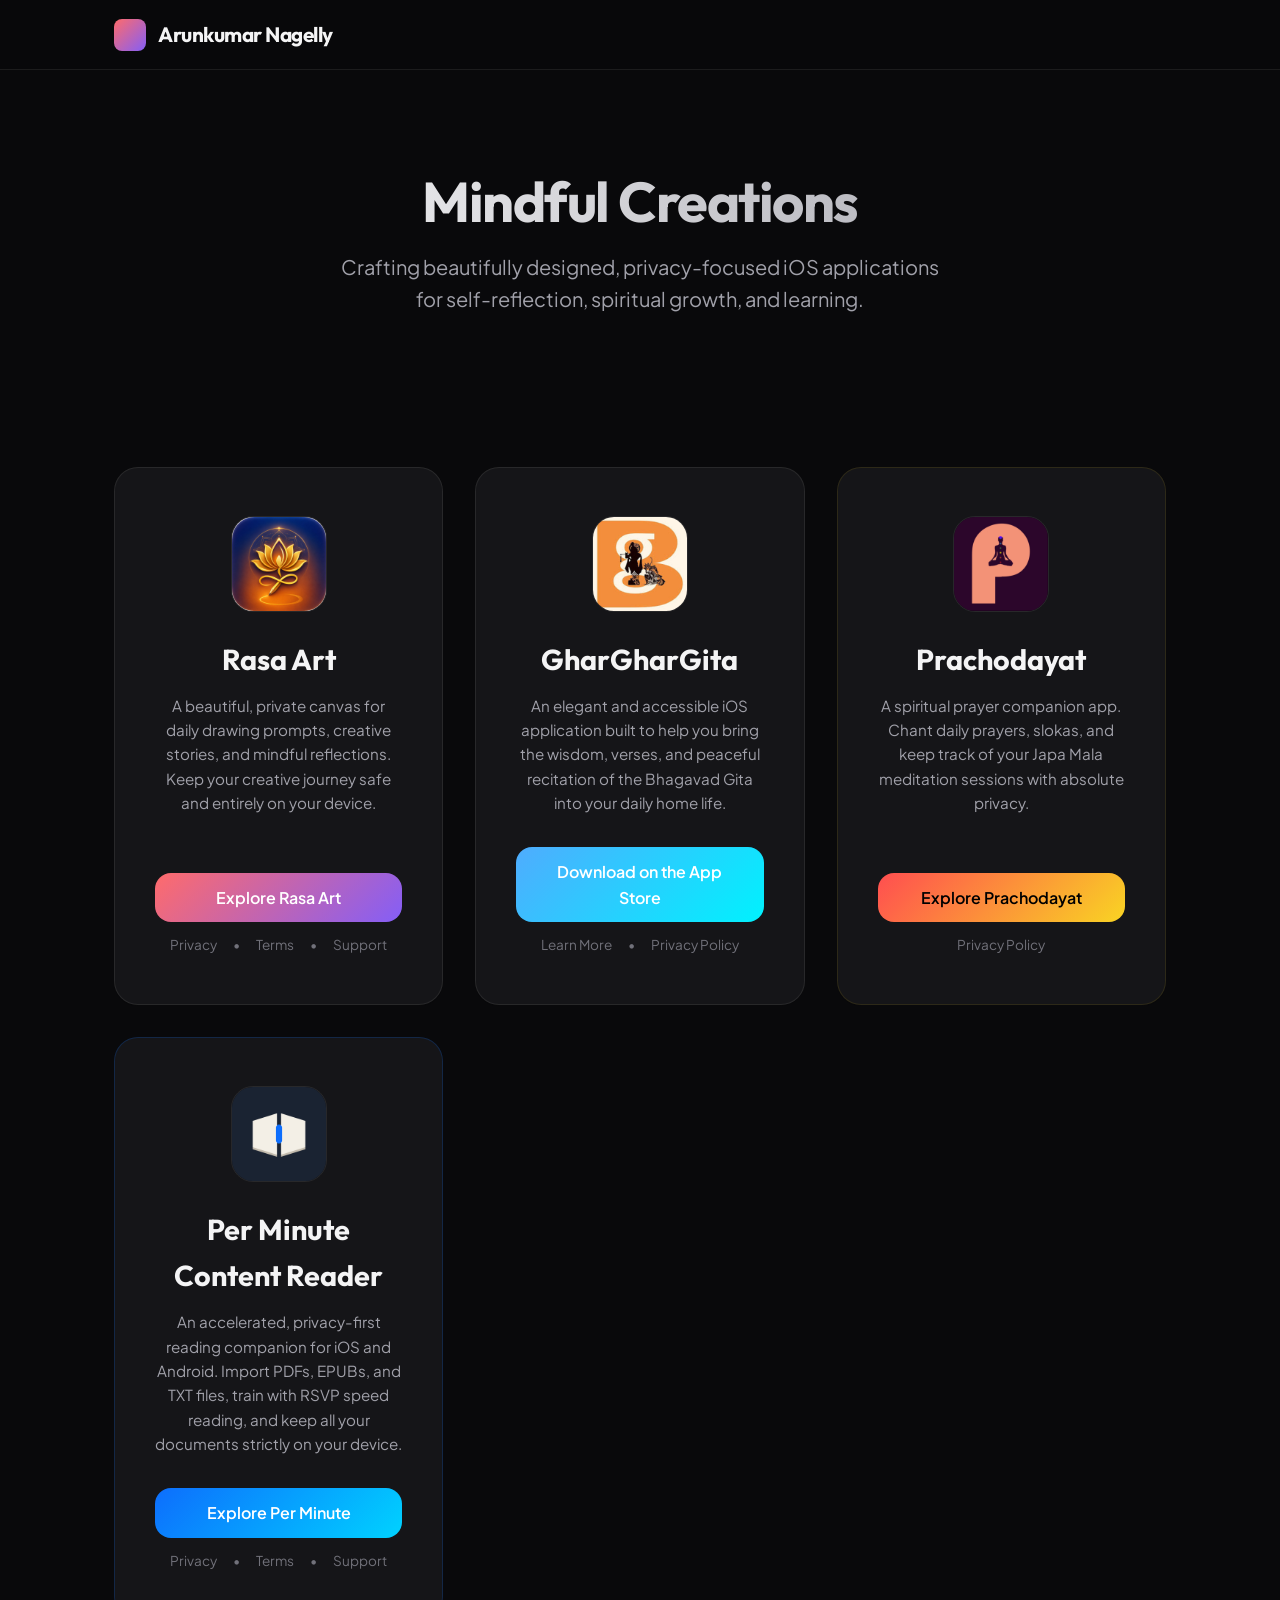
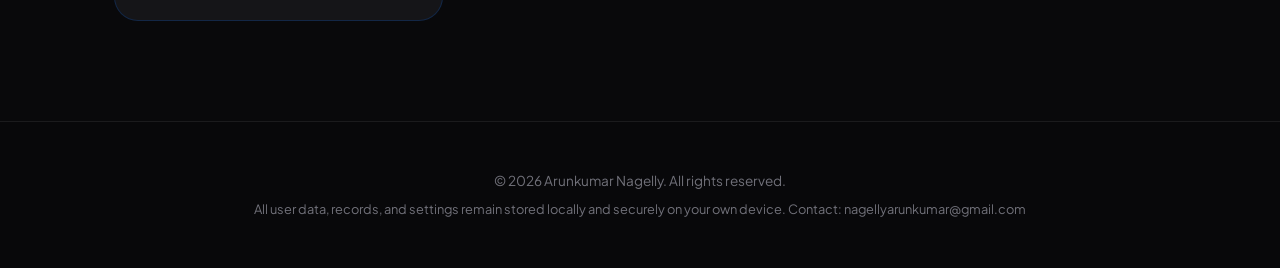
<file: index.html>
<!DOCTYPE html>
<html lang="en">
<head>
    <meta charset="UTF-8">
    <meta name="viewport" content="width=device-width, initial-scale=1.0">
    <title>Arunkumar Nagelly - iOS Apps</title>
    <meta name="description" content="Official website of Arunkumar Nagelly, creator of mindful iOS apps including Rasa Art, GharGharGita, and Prachodayat.">
    <!-- OpenGraph Tags -->
    <meta property="og:title" content="Arunkumar Nagelly - iOS Apps">
    <meta property="og:description" content="Official website of Arunkumar Nagelly, creator of mindful iOS apps including Rasa Art, GharGharGita, and Prachodayat.">
    <meta property="og:type" content="website">
    
    <link rel="stylesheet" href="styles.css">
</head>
<body>
    <header>
        <div class="container nav-container">
            <a href="index.html" class="logo-link">
                <span class="logo-icon"></span>
                <span>Arunkumar Nagelly</span>
            </a>
        </div>
    </header>

    <main class="container">
        <section class="hero">
            <h1 class="hero-title">Mindful Creations</h1>
            <p class="hero-tagline">Crafting beautifully designed, privacy-focused iOS applications for self-reflection, spiritual growth, and learning.</p>
        </section>

        <section class="portal-grid" style="grid-template-columns: repeat(auto-fit, minmax(320px, 1fr));">
            <!-- Rasa Art Card -->
            <div class="app-card rasa-card">
                <img src="rasaart/assets/logo.png" alt="Rasa Art Icon" class="app-card-icon" style="object-fit: cover;">
                <h2 class="app-card-title">Rasa Art</h2>
                <p class="app-card-desc">A beautiful, private canvas for daily drawing prompts, creative stories, and mindful reflections. Keep your creative journey safe and entirely on your device.</p>
                <a href="rasaart/index.html" class="app-card-btn" style="background: var(--accent-rasa); border: none; margin-top: auto;">Explore Rasa Art</a>
                <div class="app-card-links">
                    <a href="rasaart/privacy.html">Privacy</a> • 
                    <a href="rasaart/terms.html">Terms</a> • 
                    <a href="rasaart/support.html">Support</a>
                </div>
            </div>

            <!-- GharGharGita Card -->
            <div class="app-card gita-card">
                <img src="gharghargita/assets/logo.png" alt="GharGharGita Icon" class="app-card-icon" style="object-fit: cover;">
                <h2 class="app-card-title">GharGharGita</h2>
                <p class="app-card-desc">An elegant and accessible iOS application built to help you bring the wisdom, verses, and peaceful recitation of the Bhagavad Gita into your daily home life.</p>
                <a href="https://apps.apple.com/us/app/gharghargita-gita-learning-app/id1563381344" target="_blank" class="app-card-btn" style="background: var(--accent-gita); border: none; margin-top: auto;">Download on the App Store</a>
                <div class="app-card-links">
                    <a href="gharghargita/index.html">Learn More</a> • 
                    <a href="privacypolicy.html">Privacy Policy</a>
                </div>
            </div>

            <!-- Prachodayat Card -->
            <div class="app-card prachodayat-card" style="border-color: rgba(249, 212, 35, 0.1);">
                <img src="prachodayat/assets/logo.png" alt="Prachodayat Icon" class="app-card-icon" style="object-fit: cover;">
                <h2 class="app-card-title">Prachodayat</h2>
                <p class="app-card-desc">A spiritual prayer companion app. Chant daily prayers, slokas, and keep track of your Japa Mala meditation sessions with absolute privacy.</p>
                <a href="prachodayat/index.html" class="app-card-btn" style="background: var(--accent-glow); color: #000; border: none; margin-top: auto;">Explore Prachodayat</a>
                <div class="app-card-links">
                    <a href="prachodayatprivacypolicy.html">Privacy Policy</a>
                </div>
            </div>

            <!-- Per Minute Content Reader Card -->
            <div class="app-card perminute-card" style="border-color: rgba(13, 110, 253, 0.2);">
                <img src="perminute/assets/logo.png" alt="Per Minute Icon" class="app-card-icon" style="object-fit: cover;">
                <h2 class="app-card-title">Per Minute Content Reader</h2>
                <p class="app-card-desc">An accelerated, privacy-first reading companion for iOS and Android. Import PDFs, EPUBs, and TXT files, train with RSVP speed reading, and keep all your documents strictly on your device.</p>
                <a href="perminute/index.html" class="app-card-btn" style="background: var(--accent-perminute); color: #fff; border: none; margin-top: auto;">Explore Per Minute</a>
                <div class="app-card-links">
                    <a href="perminute/privacy.html">Privacy</a> • 
                    <a href="perminute/terms.html">Terms</a> • 
                    <a href="perminute/support.html">Support</a>
                </div>
            </div>
        </section>
    </main>

    <footer>
        <div class="container">
            <p>&copy; 2026 Arunkumar Nagelly. All rights reserved.</p>
            <p style="margin-top: 8px; font-size: 0.8rem; color: var(--text-muted);">All user data, records, and settings remain stored locally and securely on your own device. Contact: nagellyarunkumar@gmail.com</p>
        </div>
    </footer>
</body>
</html>
</file>
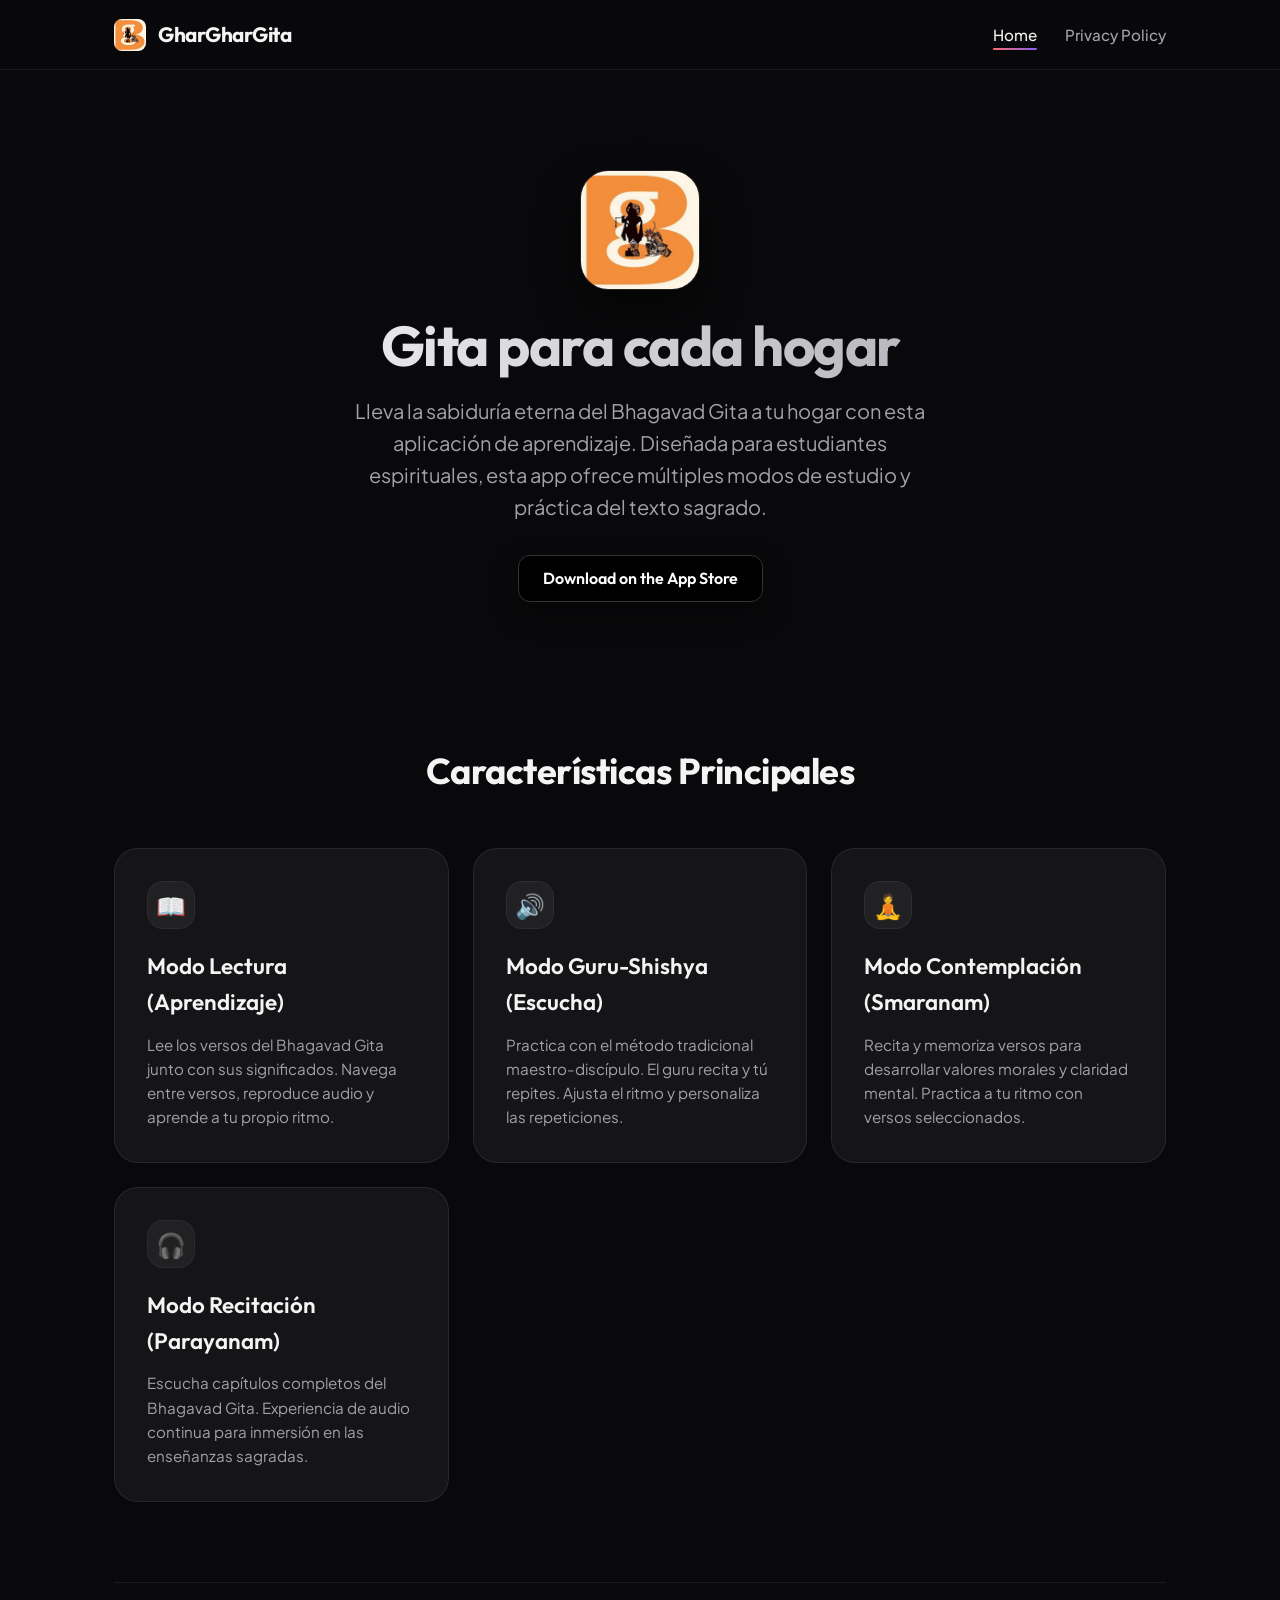
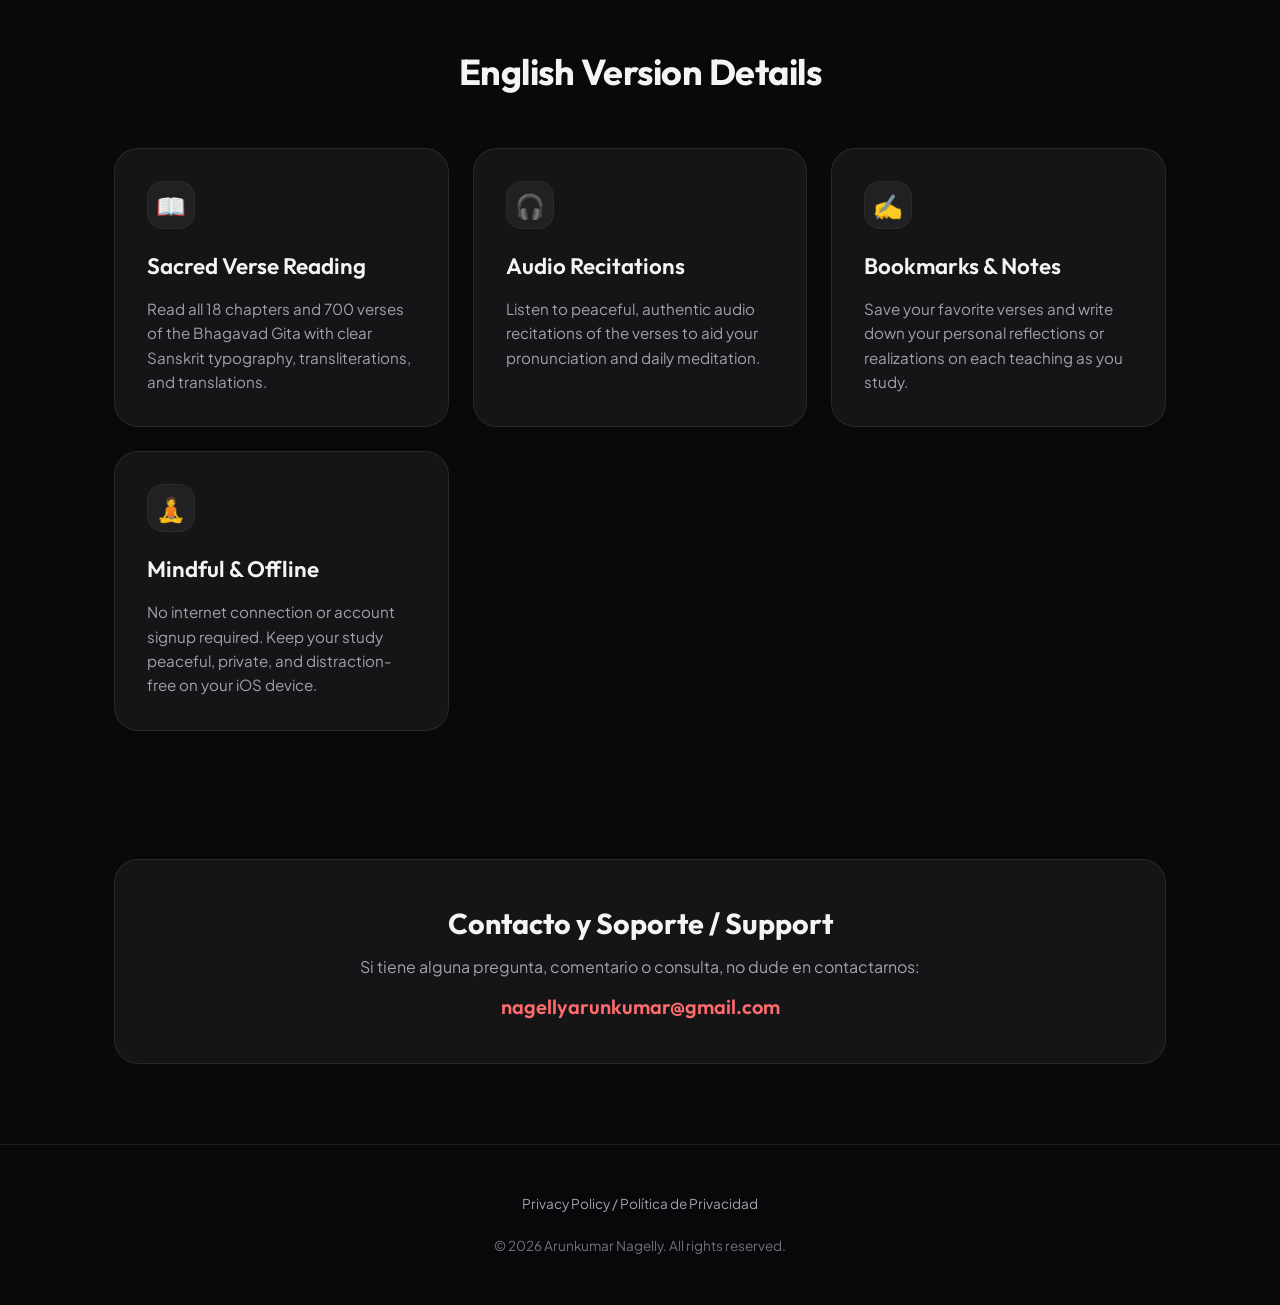
<file: gharghargita/index.html>
<!DOCTYPE html>
<html lang="en">
<head>
    <meta charset="UTF-8">
    <meta name="viewport" content="width=device-width, initial-scale=1.0">
    <title>GharGharGita - Gita in Every Home / Gita para cada hogar</title>
    <meta name="description" content="GharGharGita (Gita para cada hogar) brings the wisdom and peace of the Bhagavad Gita into your daily home life. Beautiful translations, audio recitation, and clean reading layout.">
    <!-- OpenGraph Tags -->
    <meta property="og:title" content="GharGharGita - Gita in Every Home">
    <meta property="og:description" content="GharGharGita (Gita para cada hogar) brings the wisdom and peace of the Bhagavad Gita into your daily home life. Beautiful translations, audio recitation, and clean reading layout.">
    <meta property="og:type" content="website">
    
    <link rel="stylesheet" href="../styles.css">
</head>
<body>
    <header>
        <div class="container nav-container">
            <a href="../index.html" class="logo-link">
                <img src="assets/logo.png" alt="GharGharGita Logo" style="width: 32px; height: 32px; border-radius: 8px; object-fit: cover;">
                <span>GharGharGita</span>
            </a>
            <ul class="nav-links">
                <li><a href="index.html" class="active">Home</a></li>
                <li><a href="../privacypolicy.html">Privacy Policy</a></li>
            </ul>
        </div>
    </header>

    <main class="container">
        <!-- Hero Section -->
        <section class="hero">
            <img src="assets/logo.png" alt="GharGharGita Icon" class="hero-app-icon" style="object-fit: cover; display: block; margin: 0 auto 24px auto;">
            <h1 class="hero-title">Gita para cada hogar</h1>
            <p class="hero-tagline">Lleva la sabiduría eterna del Bhagavad Gita a tu hogar con esta aplicación de aprendizaje. Diseñada para estudiantes espirituales, esta app ofrece múltiples modos de estudio y práctica del texto sagrado.</p>
            <a href="https://apps.apple.com/us/app/gharghargita-gita-learning-app/id1563381344" target="_blank" class="app-store-badge">Download on the App Store</a>
        </section>

        <!-- Spanish Features Section -->
        <section class="features-section">
            <h2 class="section-title">Características Principales</h2>
            <div class="features-grid">
                <!-- Feature 1 -->
                <div class="feature-card">
                    <div class="feature-icon-wrapper">📖</div>
                    <h3>Modo Lectura (Aprendizaje)</h3>
                    <p>Lee los versos del Bhagavad Gita junto con sus significados. Navega entre versos, reproduce audio y aprende a tu propio ritmo.</p>
                </div>
                <!-- Feature 2 -->
                <div class="feature-card">
                    <div class="feature-icon-wrapper">🔊</div>
                    <h3>Modo Guru-Shishya (Escucha)</h3>
                    <p>Practica con el método tradicional maestro-discípulo. El guru recita y tú repites. Ajusta el ritmo y personaliza las repeticiones.</p>
                </div>
                <!-- Feature 3 -->
                <div class="feature-card">
                    <div class="feature-icon-wrapper">🧘</div>
                    <h3>Modo Contemplación (Smaranam)</h3>
                    <p>Recita y memoriza versos para desarrollar valores morales y claridad mental. Practica a tu ritmo con versos seleccionados.</p>
                </div>
                <!-- Feature 4 -->
                <div class="feature-card">
                    <div class="feature-icon-wrapper">🎧</div>
                    <h3>Modo Recitación (Parayanam)</h3>
                    <p>Escucha capítulos completos del Bhagavad Gita. Experiencia de audio continua para inmersión en las enseñanzas sagradas.</p>
                </div>
            </div>
        </section>

        <!-- English Features Section -->
        <section class="features-section" style="border-top: 1px solid var(--border-color); padding-top: 60px;">
            <h2 class="section-title">English Version Details</h2>
            <div class="features-grid">
                <div class="feature-card">
                    <div class="feature-icon-wrapper">📖</div>
                    <h3>Sacred Verse Reading</h3>
                    <p>Read all 18 chapters and 700 verses of the Bhagavad Gita with clear Sanskrit typography, transliterations, and translations.</p>
                </div>
                <div class="feature-card">
                    <div class="feature-icon-wrapper">🎧</div>
                    <h3>Audio Recitations</h3>
                    <p>Listen to peaceful, authentic audio recitations of the verses to aid your pronunciation and daily meditation.</p>
                </div>
                <div class="feature-card">
                    <div class="feature-icon-wrapper">✍️</div>
                    <h3>Bookmarks & Notes</h3>
                    <p>Save your favorite verses and write down your personal reflections or realizations on each teaching as you study.</p>
                </div>
                <div class="feature-card">
                    <div class="feature-icon-wrapper">🧘</div>
                    <h3>Mindful & Offline</h3>
                    <p>No internet connection or account signup required. Keep your study peaceful, private, and distraction-free on your iOS device.</p>
                </div>
            </div>
        </section>

        <!-- Contact Section -->
        <section class="contact-block" style="margin-bottom: 80px;">
            <h2 style="font-family: var(--font-heading); font-size: 1.8rem; margin-bottom: 8px;">Contacto y Soporte / Support</h2>
            <p style="color: var(--text-secondary);">Si tiene alguna pregunta, comentario o consulta, no dude en contactarnos:</p>
            <span class="contact-email">nagellyarunkumar@gmail.com</span>
        </section>
    </main>

    <footer>
        <div class="container">
            <div class="footer-nav">
                <a href="../privacypolicy.html">Privacy Policy / Política de Privacidad</a>
            </div>
            <p>&copy; 2026 Arunkumar Nagelly. All rights reserved.</p>
        </div>
    </footer>
</body>
</html>
</file>
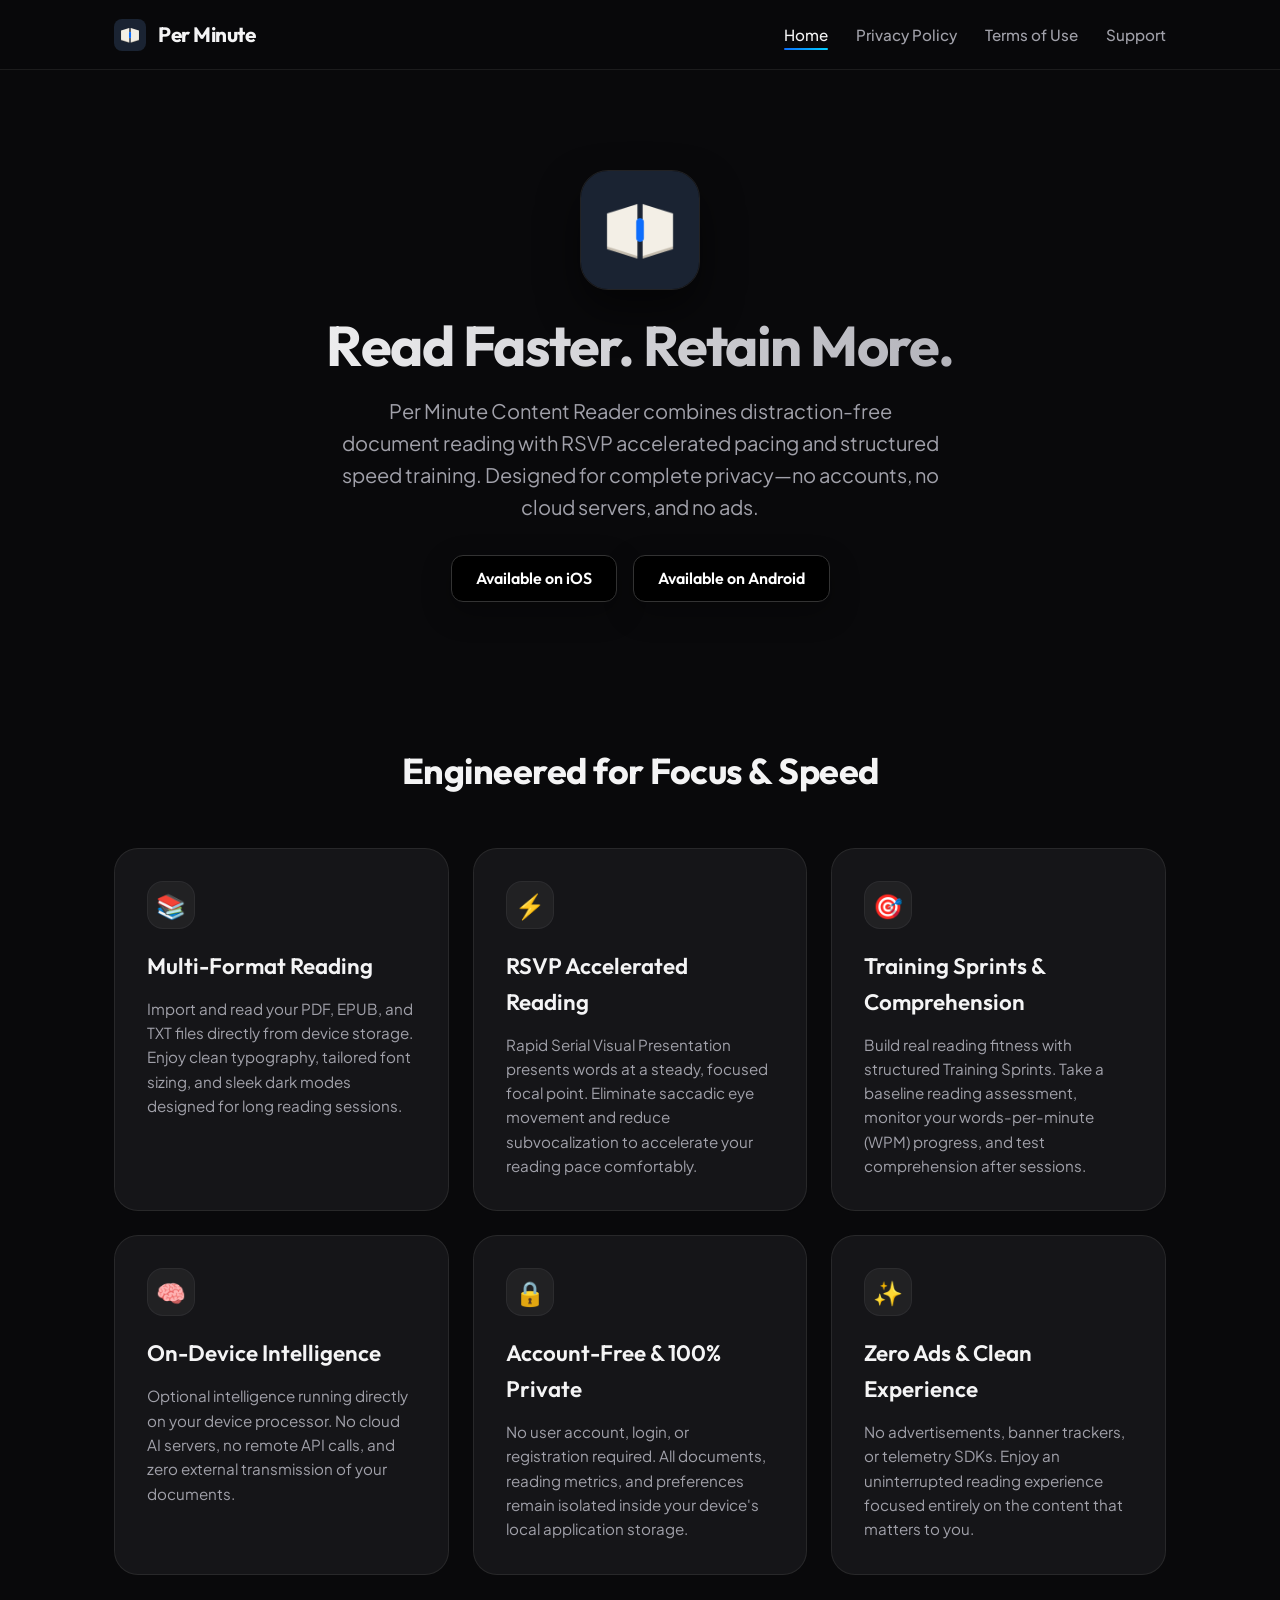
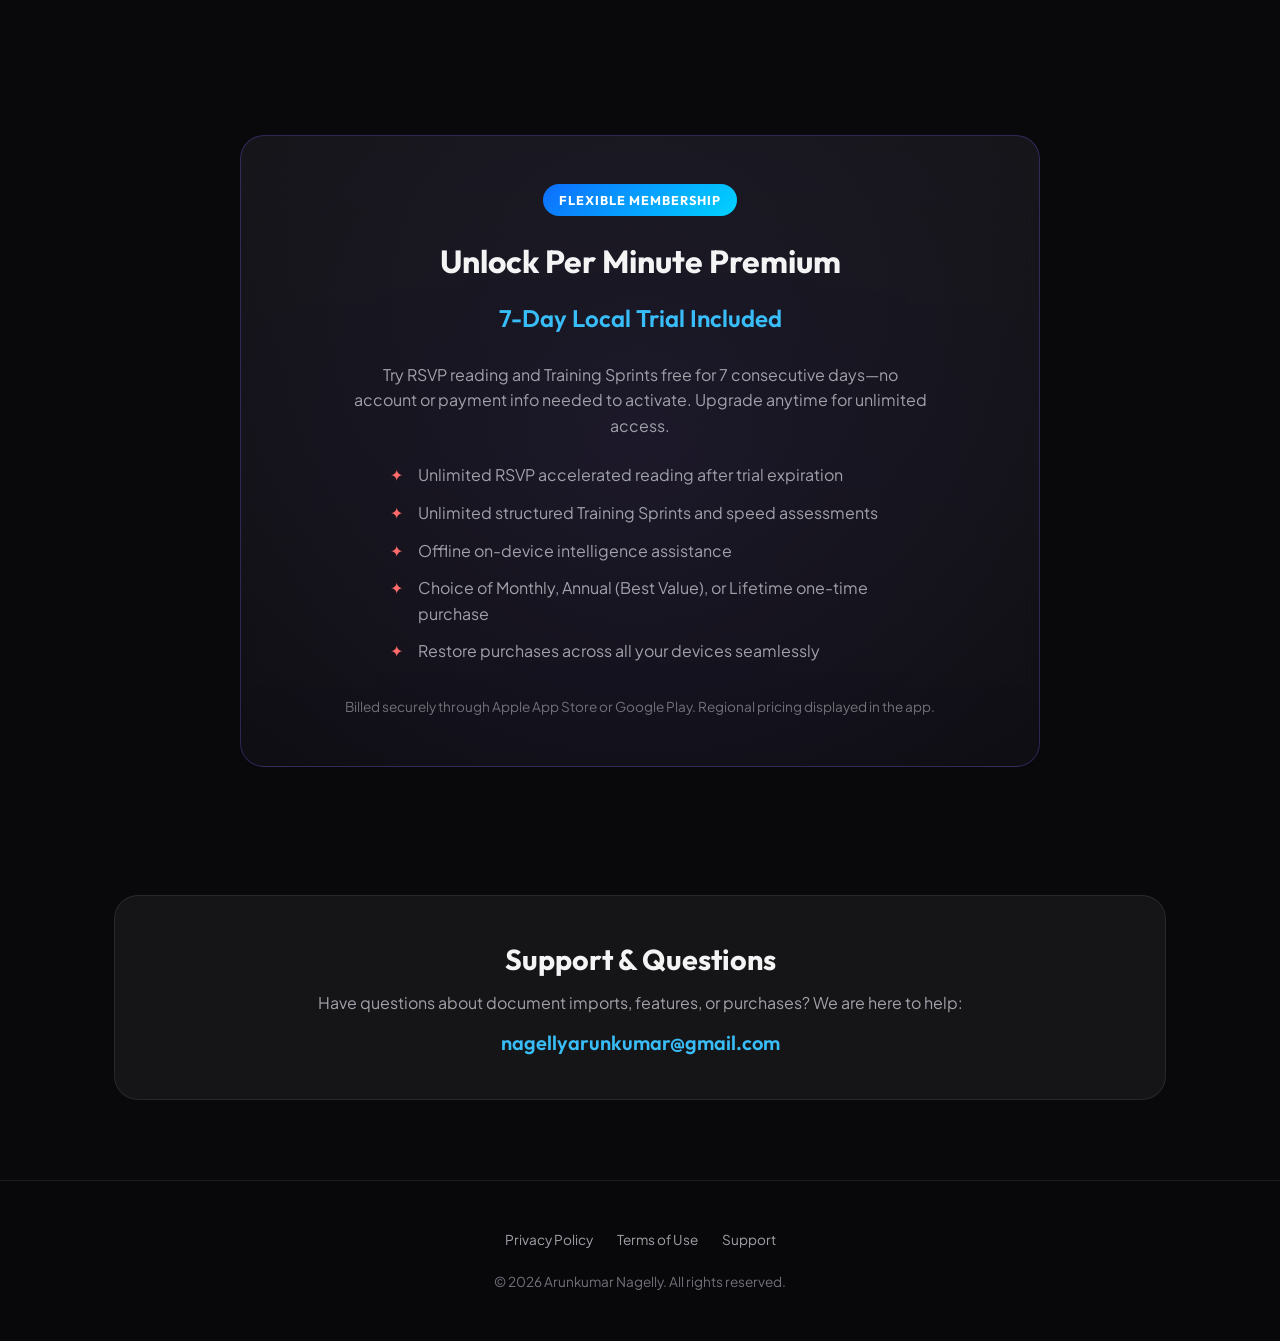
<file: perminute/index.html>
<!DOCTYPE html>
<html lang="en">
<head>
    <meta charset="UTF-8">
    <meta name="viewport" content="width=device-width, initial-scale=1.0">
    <title>Per Minute Content Reader - Accelerated Reading & Training</title>
    <meta name="description" content="Per Minute Content Reader is an account-free, privacy-first reading app for iOS and Android. Import PDFs, EPUBs, and TXT files with RSVP speed reading and local training.">
    <!-- OpenGraph Tags -->
    <meta property="og:title" content="Per Minute Content Reader - Accelerated Reading & Training">
    <meta property="og:description" content="Per Minute Content Reader is an account-free, privacy-first reading app for iOS and Android. Import PDFs, EPUBs, and TXT files with RSVP speed reading and local training.">
    <meta property="og:type" content="website">
    <meta property="og:image" content="assets/logo.png">
    
    <link rel="stylesheet" href="../styles.css">
</head>
<body>
    <header>
        <div class="container nav-container">
            <a href="../index.html" class="logo-link">
                <img src="assets/logo.png" alt="Per Minute Logo" style="width: 32px; height: 32px; border-radius: 8px; object-fit: cover;">
                <span>Per Minute</span>
            </a>
            <ul class="nav-links perminute-nav">
                <li><a href="index.html" class="active">Home</a></li>
                <li><a href="privacy.html">Privacy Policy</a></li>
                <li><a href="terms.html">Terms of Use</a></li>
                <li><a href="support.html">Support</a></li>
            </ul>
        </div>
    </header>

    <main class="container">
        <!-- Hero Section -->
        <section class="hero">
            <img src="assets/logo.png" alt="Per Minute Icon" class="hero-app-icon" style="object-fit: cover; display: block; margin: 0 auto 24px auto;">
            <h1 class="hero-title">Read Faster. Retain More.</h1>
            <p class="hero-tagline">Per Minute Content Reader combines distraction-free document reading with RSVP accelerated pacing and structured speed training. Designed for complete privacy—no accounts, no cloud servers, and no ads.</p>
            <div style="display: flex; gap: 16px; justify-content: center; flex-wrap: wrap;">
                <span class="app-store-badge">Available on iOS</span>
                <span class="app-store-badge">Available on Android</span>
            </div>
        </section>

        <!-- Features Section -->
        <section class="features-section">
            <h2 class="section-title">Engineered for Focus & Speed</h2>
            <div class="features-grid">
                <!-- Feature 1 -->
                <div class="feature-card">
                    <div class="feature-icon-wrapper">📚</div>
                    <h3>Multi-Format Reading</h3>
                    <p>Import and read your PDF, EPUB, and TXT files directly from device storage. Enjoy clean typography, tailored font sizing, and sleek dark modes designed for long reading sessions.</p>
                </div>
                <!-- Feature 2 -->
                <div class="feature-card">
                    <div class="feature-icon-wrapper">⚡</div>
                    <h3>RSVP Accelerated Reading</h3>
                    <p>Rapid Serial Visual Presentation presents words at a steady, focused focal point. Eliminate saccadic eye movement and reduce subvocalization to accelerate your reading pace comfortably.</p>
                </div>
                <!-- Feature 3 -->
                <div class="feature-card">
                    <div class="feature-icon-wrapper">🎯</div>
                    <h3>Training Sprints & Comprehension</h3>
                    <p>Build real reading fitness with structured Training Sprints. Take a baseline reading assessment, monitor your words-per-minute (WPM) progress, and test comprehension after sessions.</p>
                </div>
                <!-- Feature 4 -->
                <div class="feature-card">
                    <div class="feature-icon-wrapper">🧠</div>
                    <h3>On-Device Intelligence</h3>
                    <p>Optional intelligence running directly on your device processor. No cloud AI servers, no remote API calls, and zero external transmission of your documents.</p>
                </div>
                <!-- Feature 5 -->
                <div class="feature-card">
                    <div class="feature-icon-wrapper">🔒</div>
                    <h3>Account-Free & 100% Private</h3>
                    <p>No user account, login, or registration required. All documents, reading metrics, and preferences remain isolated inside your device's local application storage.</p>
                </div>
                <!-- Feature 6 -->
                <div class="feature-card">
                    <div class="feature-icon-wrapper">✨</div>
                    <h3>Zero Ads & Clean Experience</h3>
                    <p>No advertisements, banner trackers, or telemetry SDKs. Enjoy an uninterrupted reading experience focused entirely on the content that matters to you.</p>
                </div>
            </div>
        </section>

        <!-- Premium Information -->
        <section class="premium-section">
            <div class="premium-card">
                <span class="premium-badge" style="background: var(--accent-perminute);">Flexible Membership</span>
                <h2 class="premium-title">Unlock Per Minute Premium</h2>
                <p class="premium-price" style="color: #38bdf8;">7-Day Local Trial Included</p>
                <p style="color: var(--text-secondary); max-width: 580px; margin: 0 auto 24px auto;">
                    Try RSVP reading and Training Sprints free for 7 consecutive days—no account or payment info needed to activate. Upgrade anytime for unlimited access.
                </p>
                <ul class="premium-list">
                    <li>Unlimited RSVP accelerated reading after trial expiration</li>
                    <li>Unlimited structured Training Sprints and speed assessments</li>
                    <li>Offline on-device intelligence assistance</li>
                    <li>Choice of Monthly, Annual (Best Value), or Lifetime one-time purchase</li>
                    <li>Restore purchases across all your devices seamlessly</li>
                </ul>
                <p style="color: var(--text-muted); font-size: 0.85rem;">
                    Billed securely through Apple App Store or Google Play. Regional pricing displayed in the app.
                </p>
            </div>
        </section>

        <!-- Contact Section -->
        <section class="contact-block" style="margin-bottom: 80px;">
            <h2 style="font-family: var(--font-heading); font-size: 1.8rem; margin-bottom: 8px;">Support & Questions</h2>
            <p style="color: var(--text-secondary);">Have questions about document imports, features, or purchases? We are here to help:</p>
            <span class="contact-email" style="color: #38bdf8;">nagellyarunkumar@gmail.com</span>
        </section>
    </main>

    <footer>
        <div class="container">
            <div class="footer-nav">
                <a href="privacy.html">Privacy Policy</a>
                <a href="terms.html">Terms of Use</a>
                <a href="support.html">Support</a>
            </div>
            <p>&copy; 2026 Arunkumar Nagelly. All rights reserved.</p>
        </div>
    </footer>
</body>
</html>
</file>
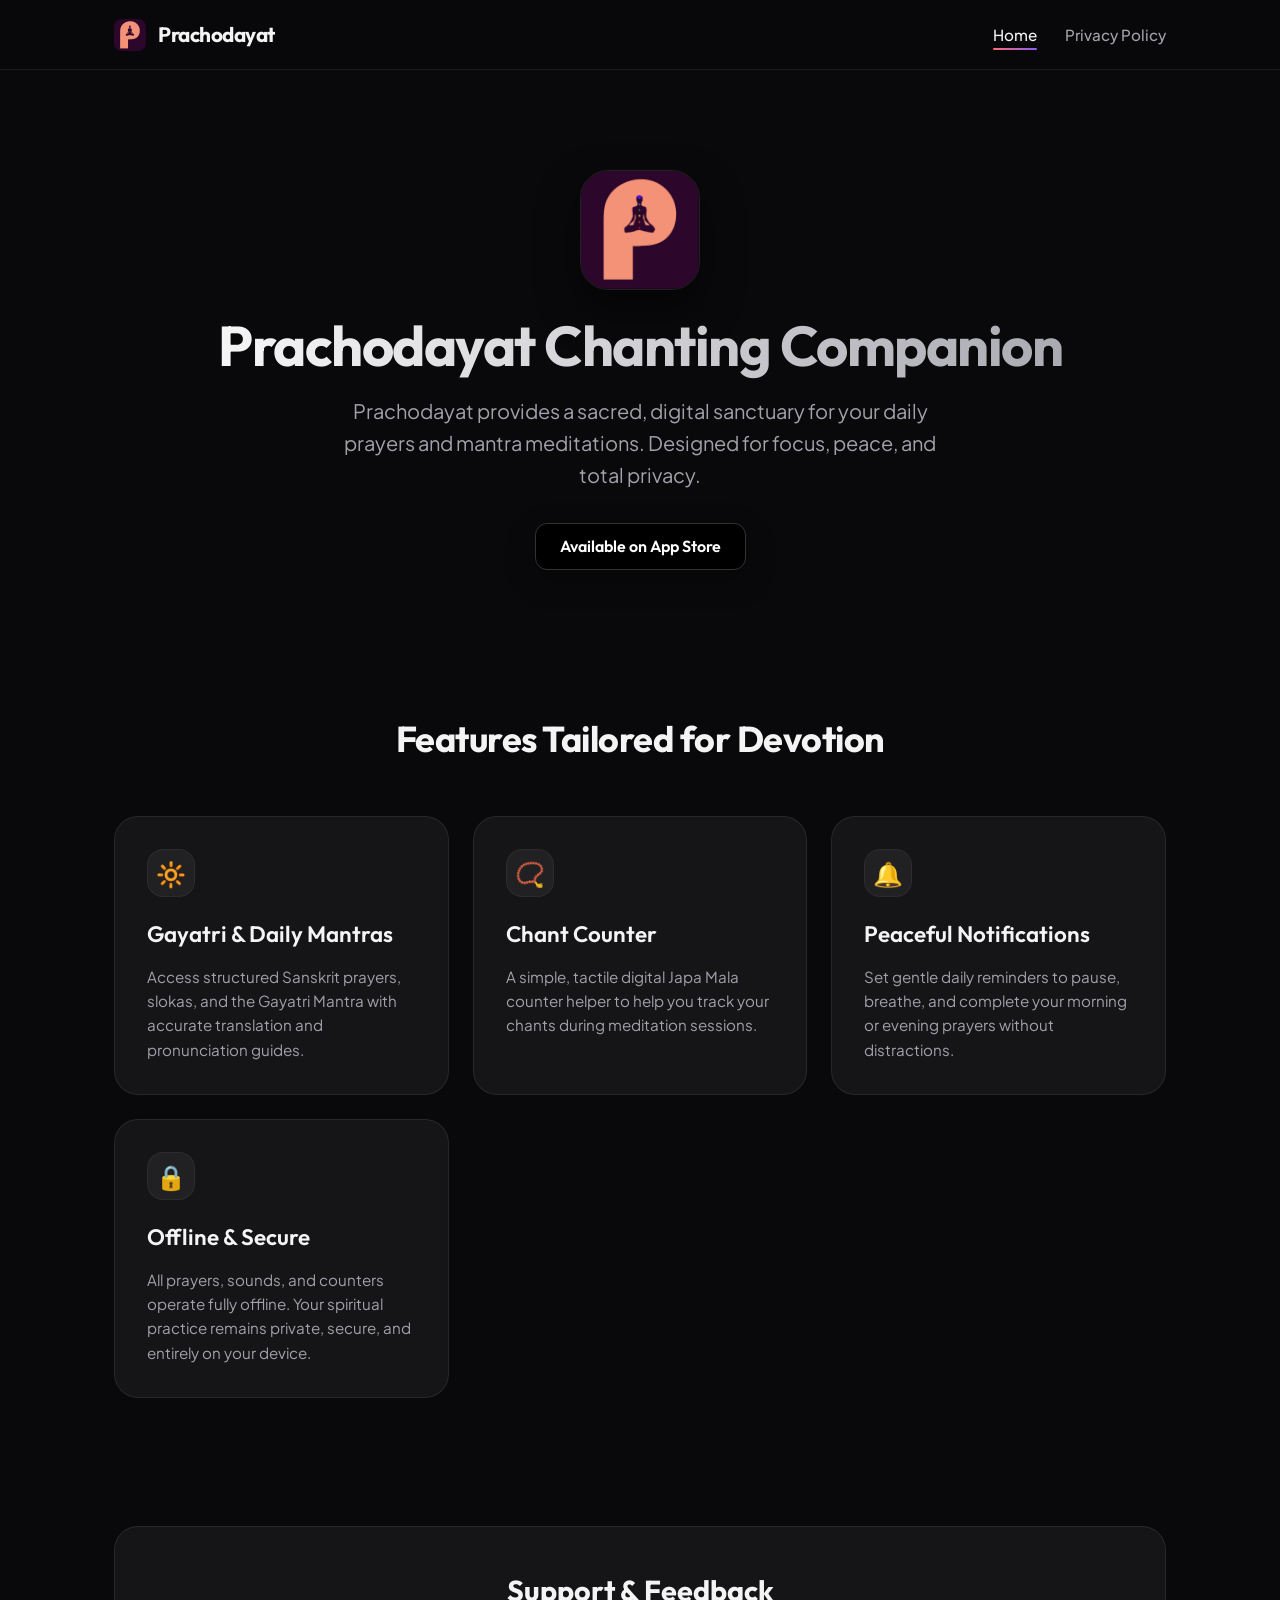
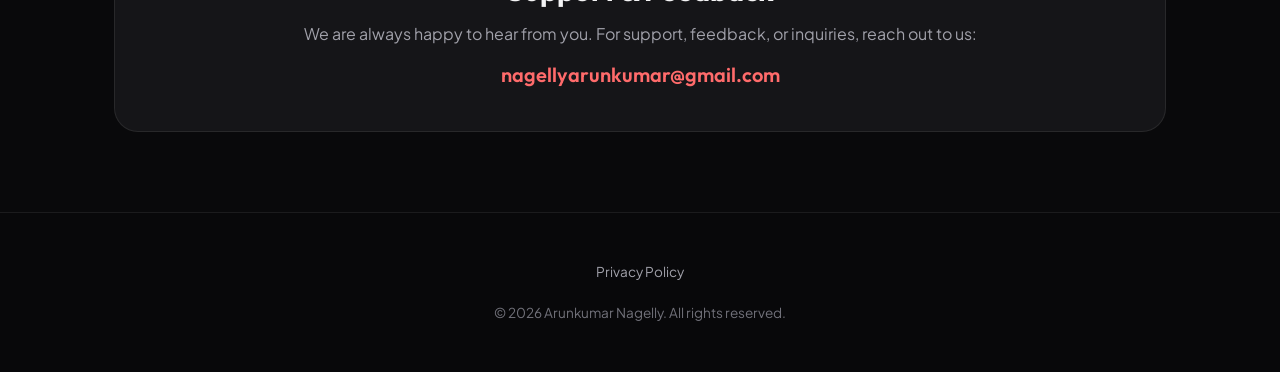
<file: prachodayat/index.html>
<!DOCTYPE html>
<html lang="en">
<head>
    <meta charset="UTF-8">
    <meta name="viewport" content="width=device-width, initial-scale=1.0">
    <title>Prachodayat - Mantra Meditation & Prayer</title>
    <meta name="description" content="Prachodayat is a spiritual prayer companion app. Chant, reflect, and meditate with peace and absolute privacy. Offline-first.">
    <!-- OpenGraph Tags -->
    <meta property="og:title" content="Prachodayat - Mantra Meditation & Prayer">
    <meta property="og:description" content="Prachodayat is a spiritual prayer companion app. Chant, reflect, and meditate with peace and absolute privacy. Offline-first.">
    <meta property="og:type" content="website">
    
    <link rel="stylesheet" href="../styles.css">
</head>
<body>
    <header>
        <div class="container nav-container">
            <a href="../index.html" class="logo-link">
                <img src="assets/logo.png" alt="Prachodayat Logo" style="width: 32px; height: 32px; border-radius: 8px; object-fit: cover;">
                <span>Prachodayat</span>
            </a>
            <ul class="nav-links">
                <li><a href="index.html" class="active">Home</a></li>
                <li><a href="../prachodayatprivacypolicy.html">Privacy Policy</a></li>
            </ul>
        </div>
    </header>

    <main class="container">
        <!-- Hero Section -->
        <section class="hero">
            <img src="assets/logo.png" alt="Prachodayat Icon" class="hero-app-icon" style="object-fit: cover; display: block; margin: 0 auto 24px auto;">
            <h1 class="hero-title">Prachodayat Chanting Companion</h1>
            <p class="hero-tagline">Prachodayat provides a sacred, digital sanctuary for your daily prayers and mantra meditations. Designed for focus, peace, and total privacy.</p>
            <a href="#" class="app-store-badge">Available on App Store</a>
        </section>

        <!-- Features Section -->
        <section class="features-section">
            <h2 class="section-title">Features Tailored for Devotion</h2>
            <div class="features-grid">
                <!-- Feature 1 -->
                <div class="feature-card">
                    <div class="feature-icon-wrapper">🔆</div>
                    <h3>Gayatri & Daily Mantras</h3>
                    <p>Access structured Sanskrit prayers, slokas, and the Gayatri Mantra with accurate translation and pronunciation guides.</p>
                </div>
                <!-- Feature 2 -->
                <div class="feature-card">
                    <div class="feature-icon-wrapper">📿</div>
                    <h3>Chant Counter</h3>
                    <p>A simple, tactile digital Japa Mala counter helper to help you track your chants during meditation sessions.</p>
                </div>
                <!-- Feature 3 -->
                <div class="feature-card">
                    <div class="feature-icon-wrapper">🔔</div>
                    <h3>Peaceful Notifications</h3>
                    <p>Set gentle daily reminders to pause, breathe, and complete your morning or evening prayers without distractions.</p>
                </div>
                <!-- Feature 4 -->
                <div class="feature-card">
                    <div class="feature-icon-wrapper">🔒</div>
                    <h3>Offline & Secure</h3>
                    <p>All prayers, sounds, and counters operate fully offline. Your spiritual practice remains private, secure, and entirely on your device.</p>
                </div>
            </div>
        </section>

        <!-- Contact Section -->
        <section class="contact-block" style="margin-bottom: 80px;">
            <h2 style="font-family: var(--font-heading); font-size: 1.8rem; margin-bottom: 8px;">Support & Feedback</h2>
            <p style="color: var(--text-secondary);">We are always happy to hear from you. For support, feedback, or inquiries, reach out to us:</p>
            <span class="contact-email">nagellyarunkumar@gmail.com</span>
        </section>
    </main>

    <footer>
        <div class="container">
            <div class="footer-nav">
                <a href="../prachodayatprivacypolicy.html">Privacy Policy</a>
            </div>
            <p>&copy; 2026 Arunkumar Nagelly. All rights reserved.</p>
        </div>
    </footer>
</body>
</html>
</file>
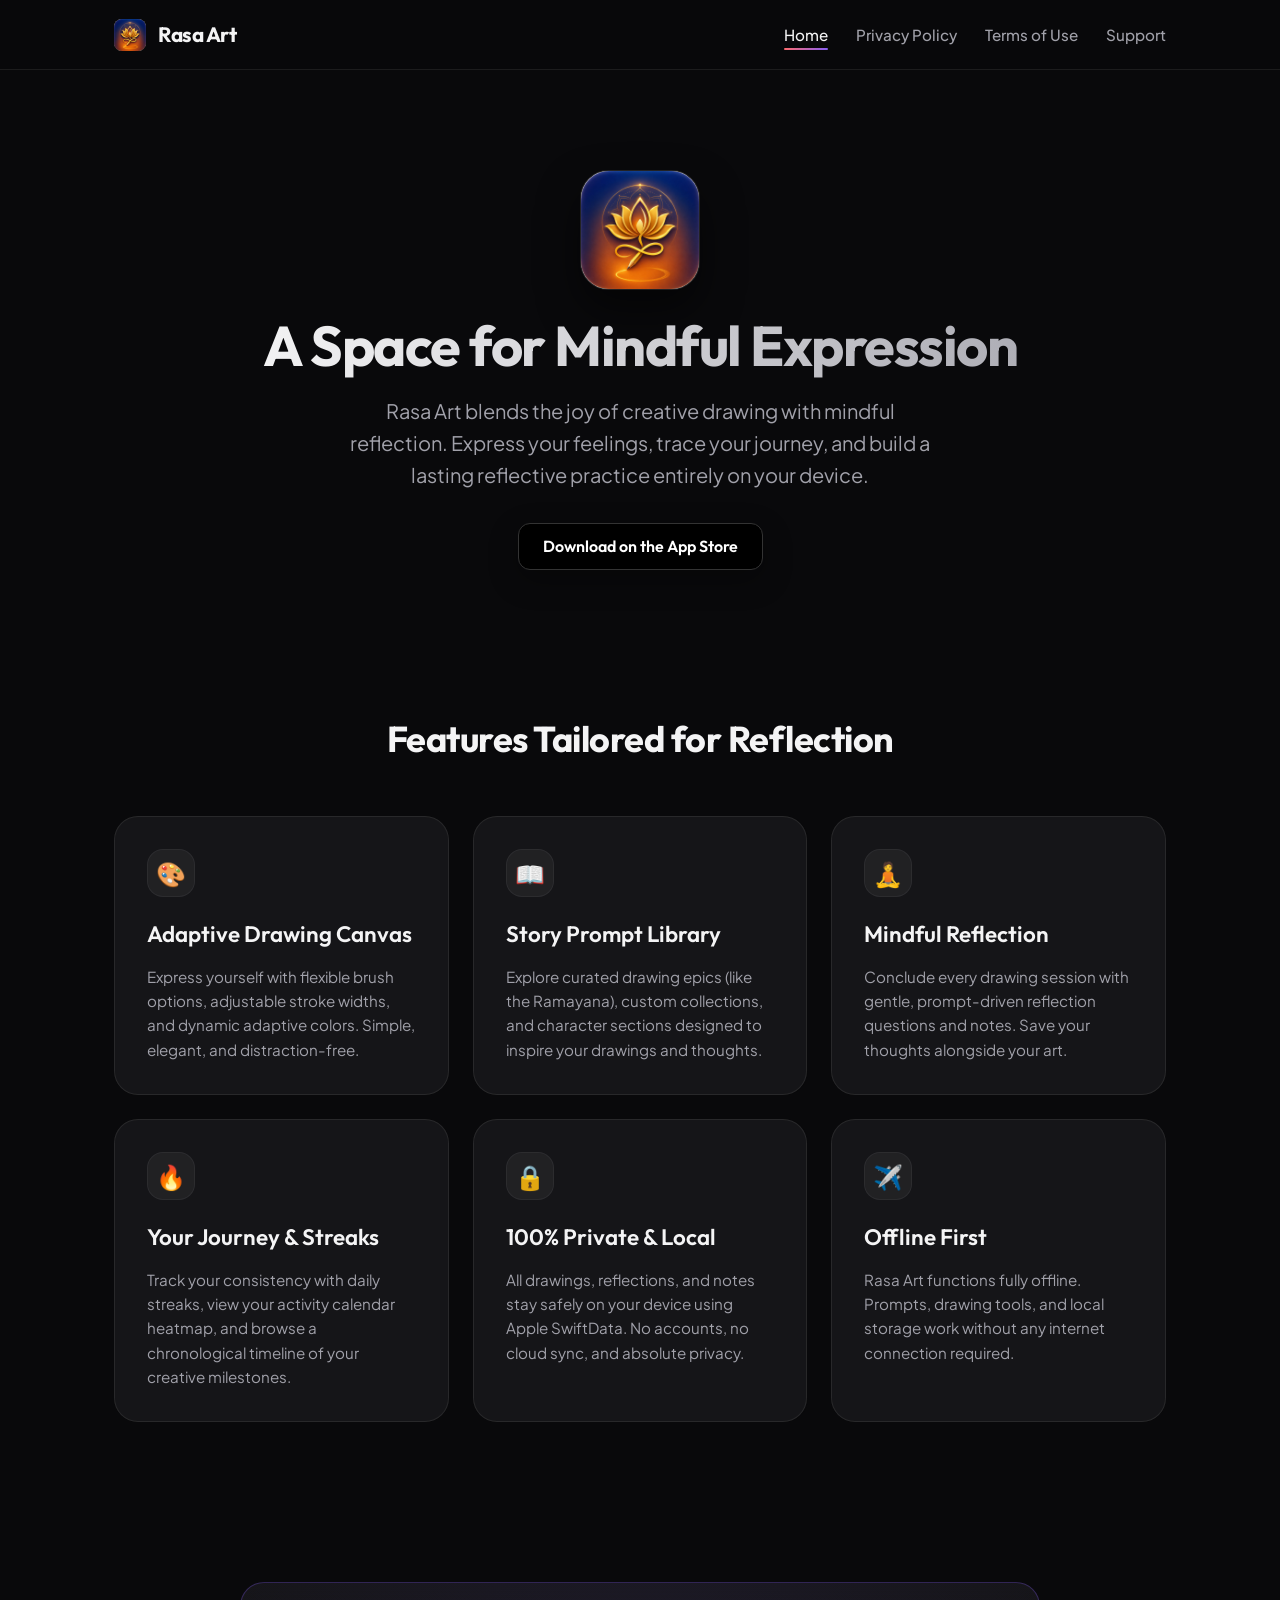
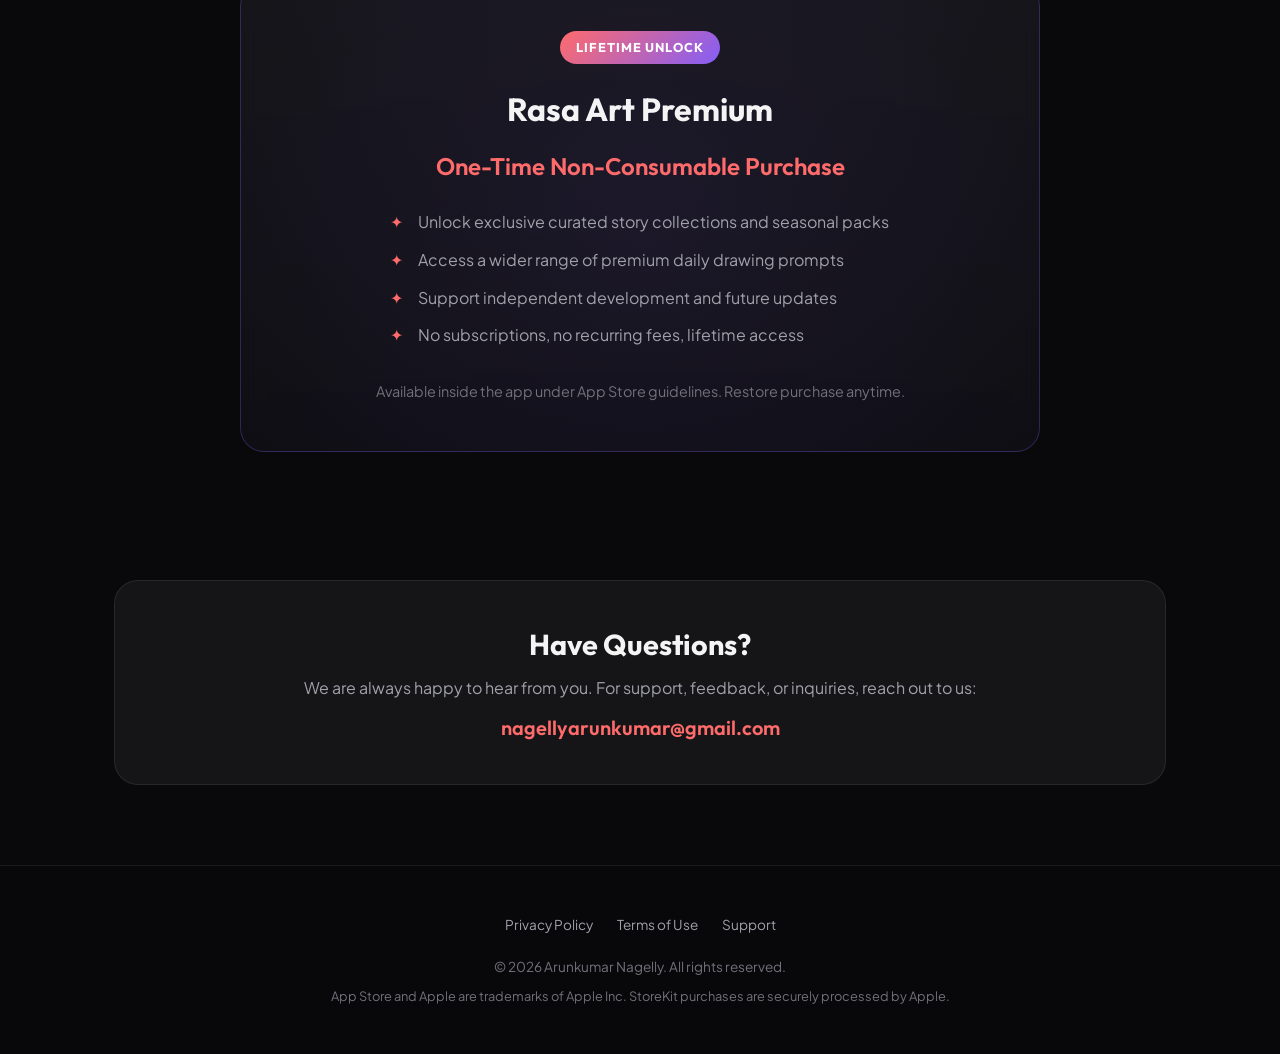
<file: rasaart/index.html>
<!DOCTYPE html>
<html lang="en">
<head>
    <meta charset="UTF-8">
    <meta name="viewport" content="width=device-width, initial-scale=1.0">
    <title>Rasa Art - Mindful Drawing & Reflection</title>
    <meta name="description" content="Rasa Art is a mindful iOS application for daily drawing prompts, creative stories, and reflective journaling. Off-line first, completely private.">
    <!-- OpenGraph Tags -->
    <meta property="og:title" content="Rasa Art - Mindful Drawing & Reflection">
    <meta property="og:description" content="Rasa Art is a mindful iOS application for daily drawing prompts, creative stories, and reflective journaling. Off-line first, completely private.">
    <meta property="og:type" content="website">
    <meta property="og:image" content="assets/logo.png">
    
    <link rel="stylesheet" href="../styles.css">
</head>
<body>
    <header>
        <div class="container nav-container">
            <a href="../index.html" class="logo-link">
                <img src="assets/logo.png" alt="Rasa Art Logo" style="width: 32px; height: 32px; border-radius: 8px; object-fit: cover;">
                <span>Rasa Art</span>
            </a>
            <ul class="nav-links">
                <li><a href="index.html" class="active">Home</a></li>
                <li><a href="privacy.html">Privacy Policy</a></li>
                <li><a href="terms.html">Terms of Use</a></li>
                <li><a href="support.html">Support</a></li>
            </ul>
        </div>
    </header>

    <main class="container">
        <!-- Hero Section -->
        <section class="hero">
            <img src="assets/logo.png" alt="Rasa Art Icon" class="hero-app-icon" style="object-fit: cover; display: block; margin: 0 auto 24px auto;">
            <h1 class="hero-title">A Space for Mindful Expression</h1>
            <p class="hero-tagline">Rasa Art blends the joy of creative drawing with mindful reflection. Express your feelings, trace your journey, and build a lasting reflective practice entirely on your device.</p>
            <a href="#" class="app-store-badge">Download on the App Store</a>
        </section>

        <!-- Features Section -->
        <section class="features-section">
            <h2 class="section-title">Features Tailored for Reflection</h2>
            <div class="features-grid">
                <!-- Feature 1 -->
                <div class="feature-card">
                    <div class="feature-icon-wrapper">🎨</div>
                    <h3>Adaptive Drawing Canvas</h3>
                    <p>Express yourself with flexible brush options, adjustable stroke widths, and dynamic adaptive colors. Simple, elegant, and distraction-free.</p>
                </div>
                <!-- Feature 2 -->
                <div class="feature-card">
                    <div class="feature-icon-wrapper">📖</div>
                    <h3>Story Prompt Library</h3>
                    <p>Explore curated drawing epics (like the Ramayana), custom collections, and character sections designed to inspire your drawings and thoughts.</p>
                </div>
                <!-- Feature 3 -->
                <div class="feature-card">
                    <div class="feature-icon-wrapper">🧘</div>
                    <h3>Mindful Reflection</h3>
                    <p>Conclude every drawing session with gentle, prompt-driven reflection questions and notes. Save your thoughts alongside your art.</p>
                </div>
                <!-- Feature 4 -->
                <div class="feature-card">
                    <div class="feature-icon-wrapper">🔥</div>
                    <h3>Your Journey & Streaks</h3>
                    <p>Track your consistency with daily streaks, view your activity calendar heatmap, and browse a chronological timeline of your creative milestones.</p>
                </div>
                <!-- Feature 5 -->
                <div class="feature-card">
                    <div class="feature-icon-wrapper">🔒</div>
                    <h3>100% Private & Local</h3>
                    <p>All drawings, reflections, and notes stay safely on your device using Apple SwiftData. No accounts, no cloud sync, and absolute privacy.</p>
                </div>
                <!-- Feature 6 -->
                <div class="feature-card">
                    <div class="feature-icon-wrapper">✈️</div>
                    <h3>Offline First</h3>
                    <p>Rasa Art functions fully offline. Prompts, drawing tools, and local storage work without any internet connection required.</p>
                </div>
            </div>
        </section>

        <!-- Premium Information -->
        <section class="premium-section">
            <div class="premium-card">
                <span class="premium-badge">Lifetime Unlock</span>
                <h2 class="premium-title">Rasa Art Premium</h2>
                <p class="premium-price">One-Time Non-Consumable Purchase</p>
                <ul class="premium-list">
                    <li>Unlock exclusive curated story collections and seasonal packs</li>
                    <li>Access a wider range of premium daily drawing prompts</li>
                    <li>Support independent development and future updates</li>
                    <li>No subscriptions, no recurring fees, lifetime access</li>
                </ul>
                <p style="color: var(--text-muted); font-size: 0.9rem;">Available inside the app under App Store guidelines. Restore purchase anytime.</p>
            </div>
        </section>

        <!-- Contact Section -->
        <section class="contact-block" style="margin-bottom: 80px;">
            <h2 style="font-family: var(--font-heading); font-size: 1.8rem; margin-bottom: 8px;">Have Questions?</h2>
            <p style="color: var(--text-secondary);">We are always happy to hear from you. For support, feedback, or inquiries, reach out to us:</p>
            <span class="contact-email">nagellyarunkumar@gmail.com</span>
        </section>
    </main>

    <footer>
        <div class="container">
            <div class="footer-nav">
                <a href="privacy.html">Privacy Policy</a>
                <a href="terms.html">Terms of Use</a>
                <a href="support.html">Support</a>
            </div>
            <p>&copy; 2026 Arunkumar Nagelly. All rights reserved.</p>
            <p style="margin-top: 8px; font-size: 0.8rem; color: var(--text-muted);">App Store and Apple are trademarks of Apple Inc. StoreKit purchases are securely processed by Apple.</p>
        </div>
    </footer>
</body>
</html>
</file>
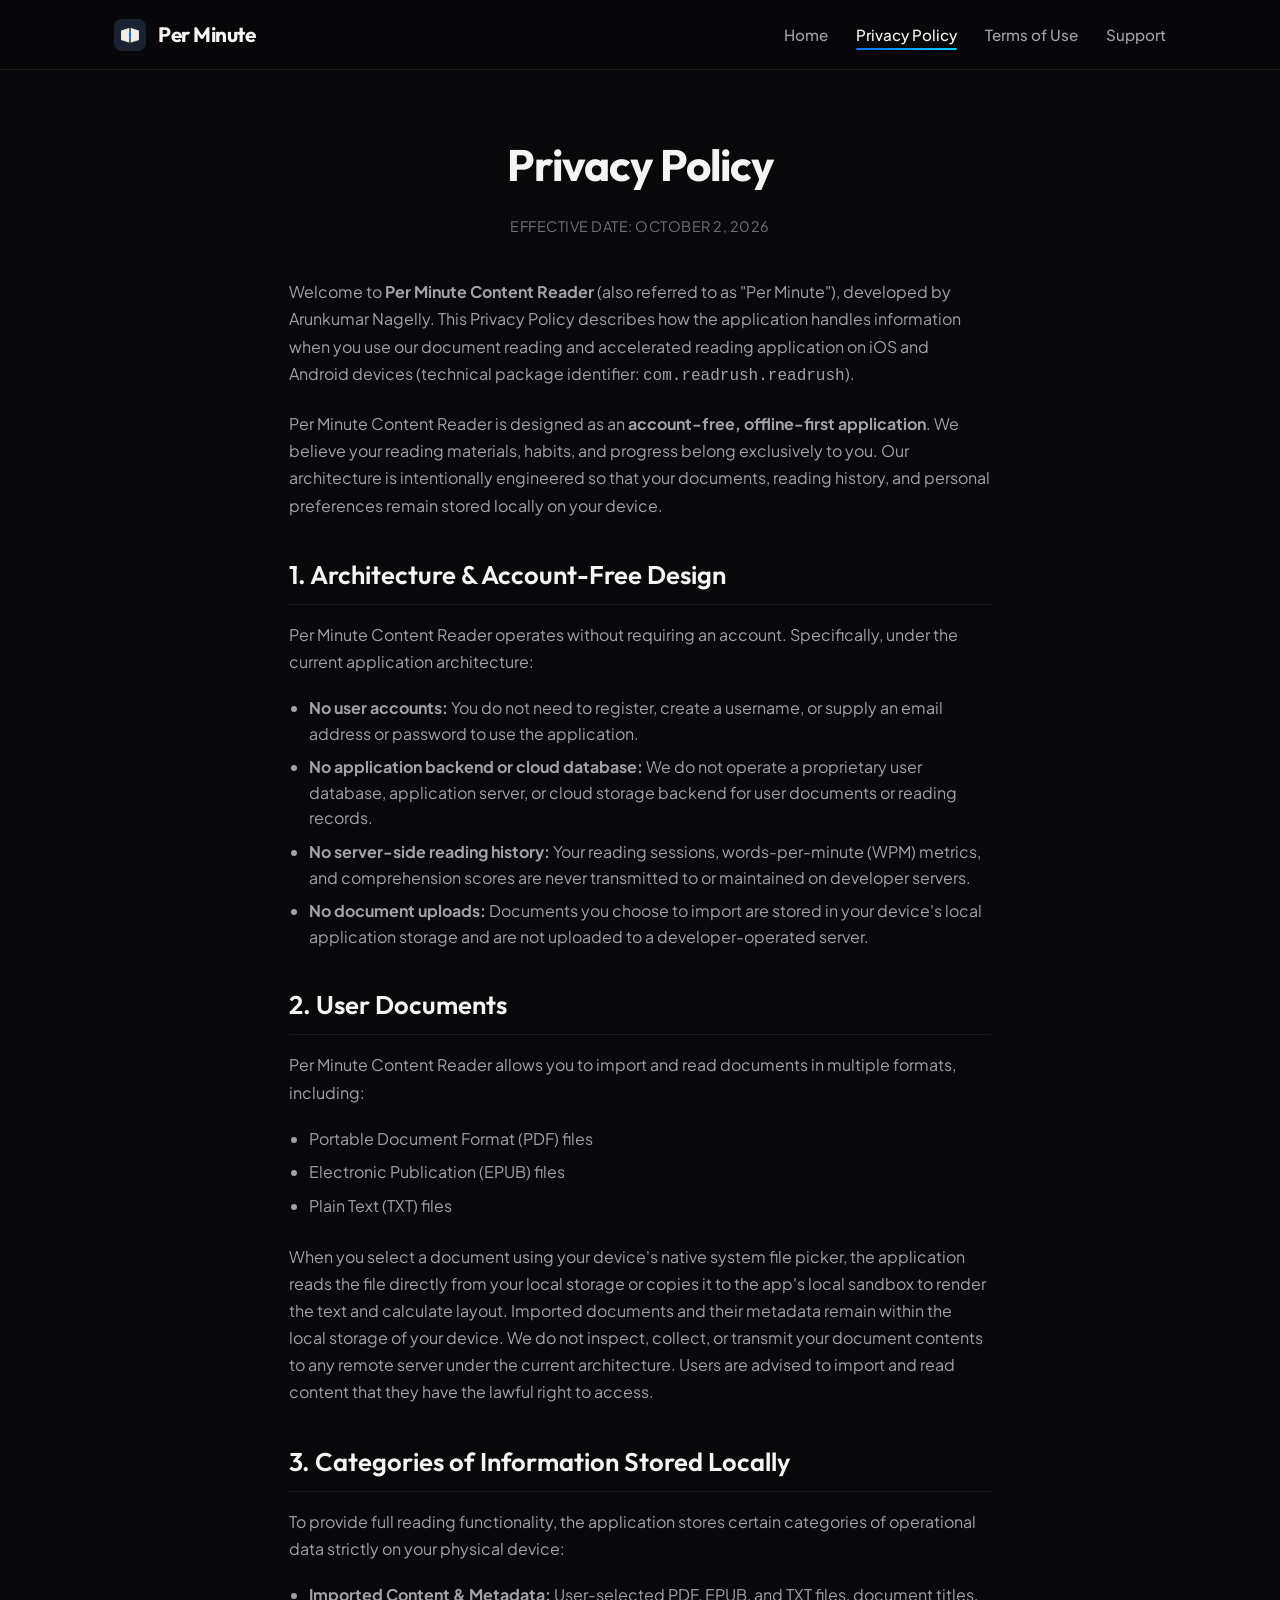
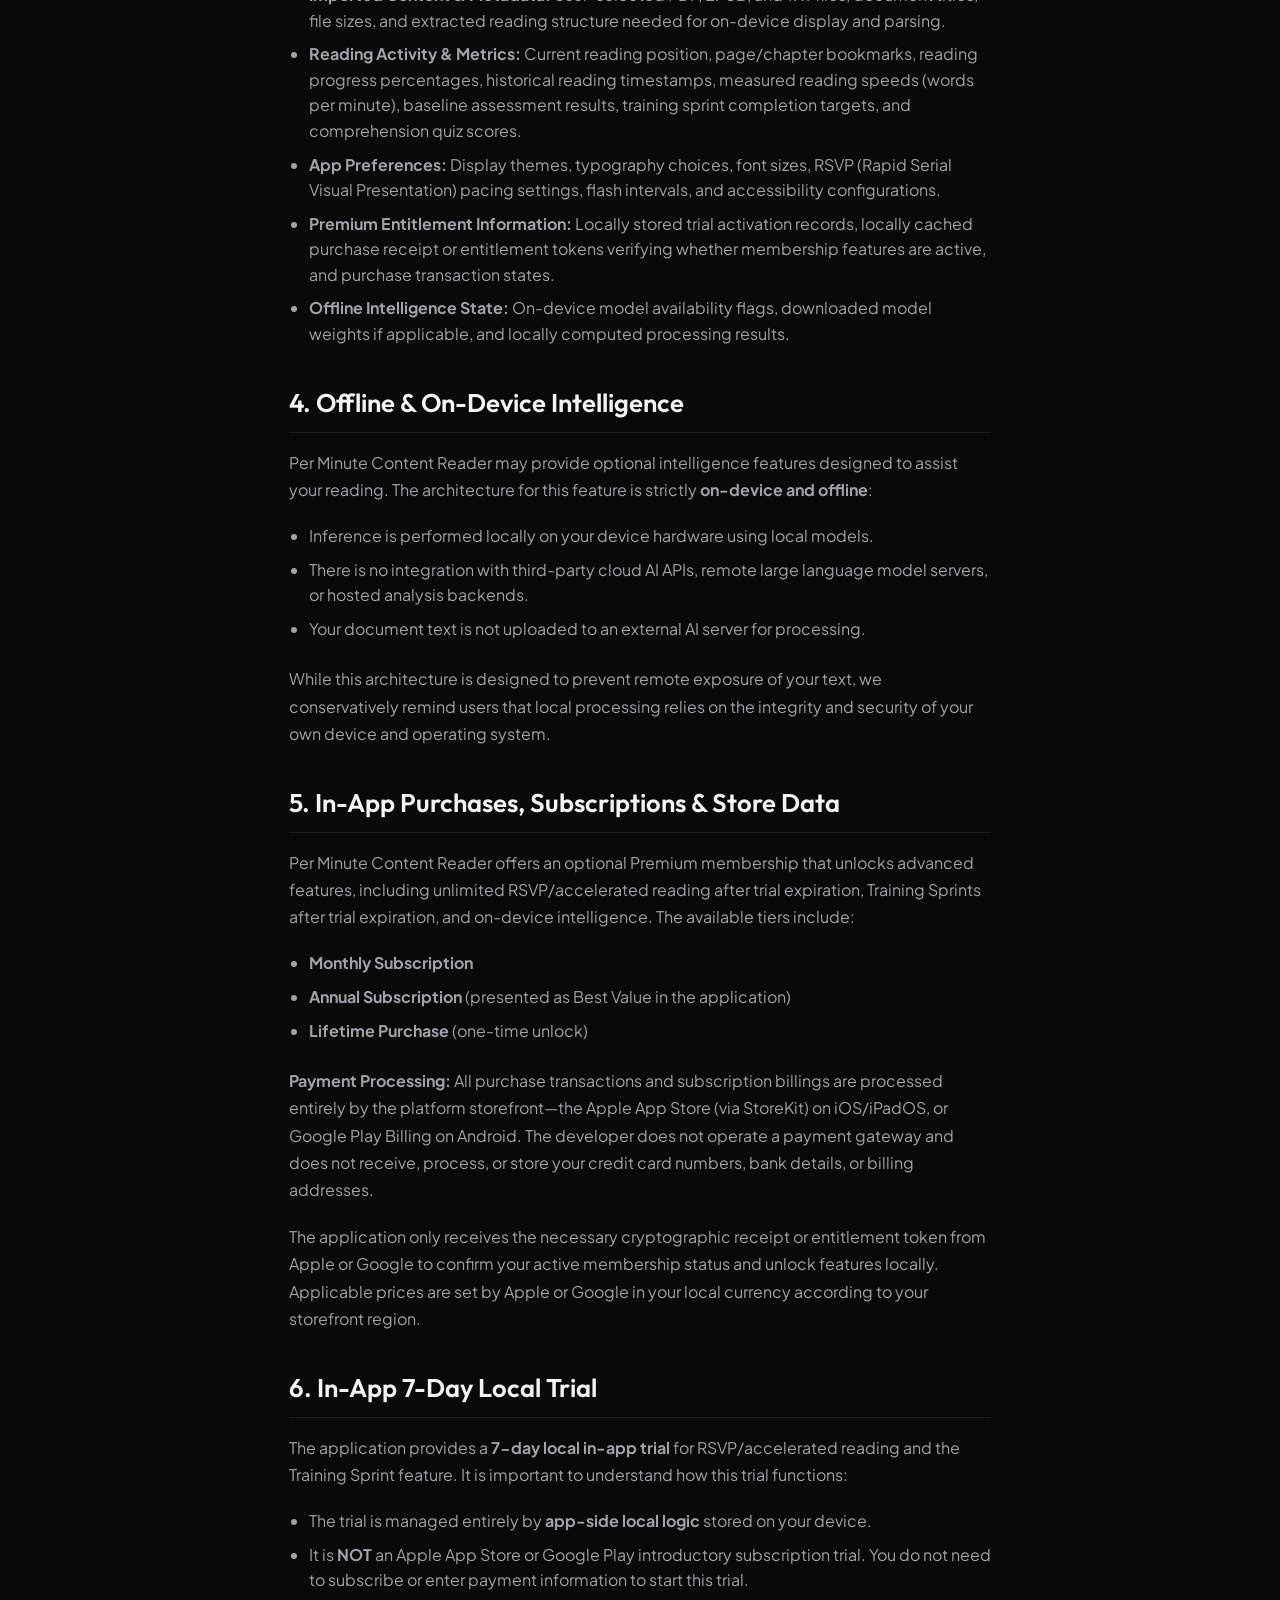
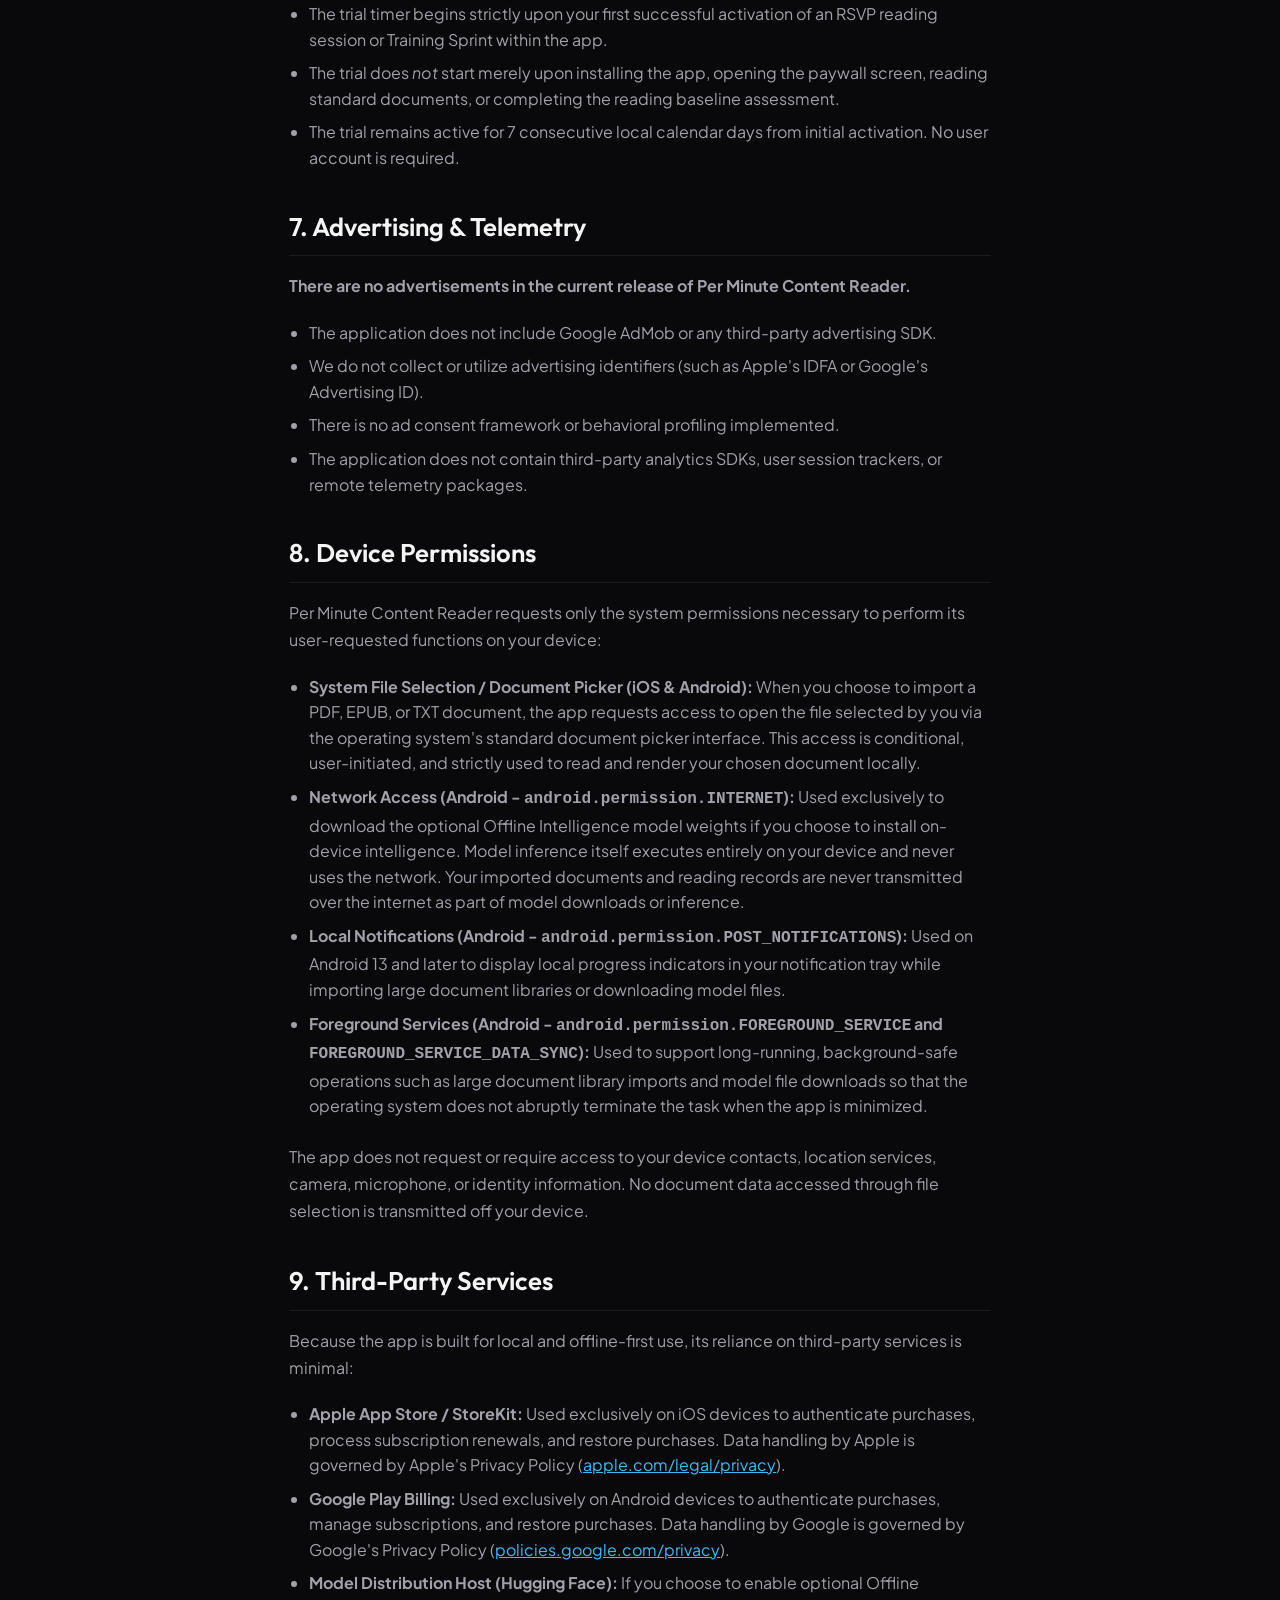
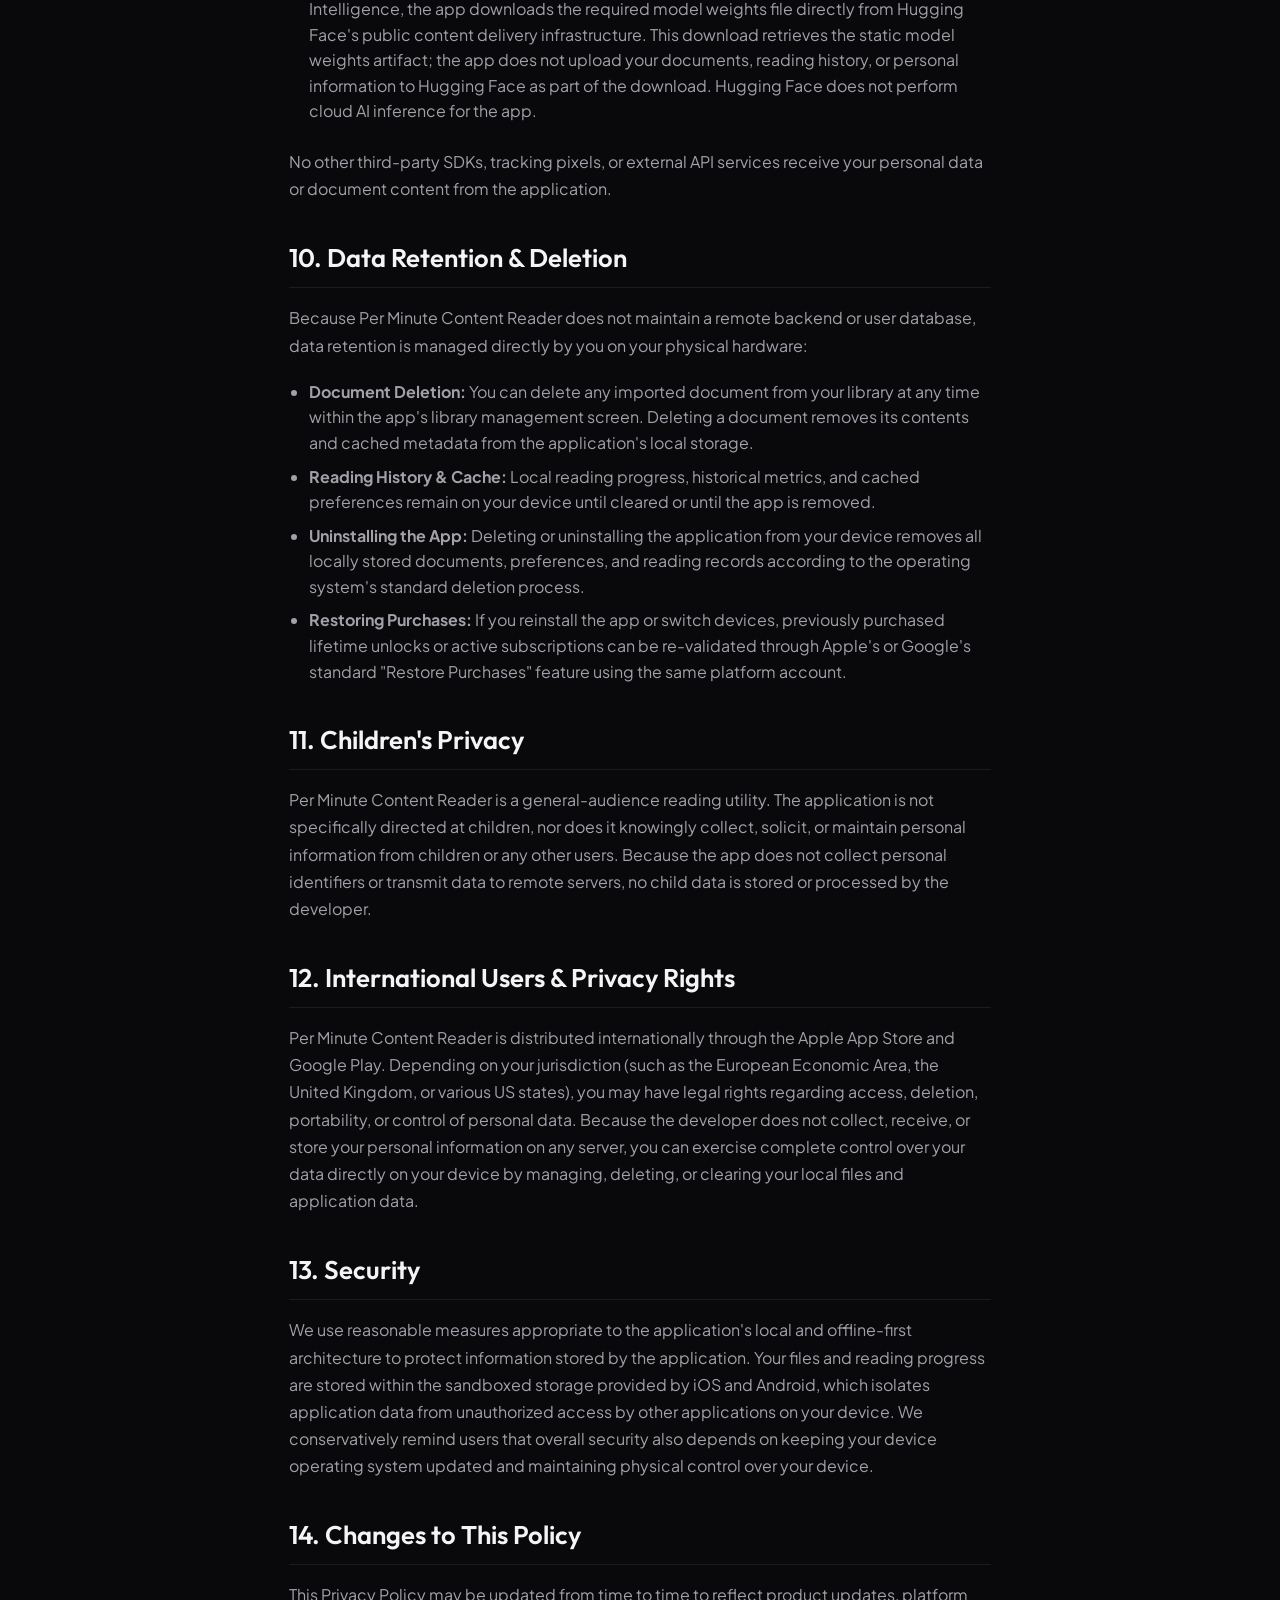
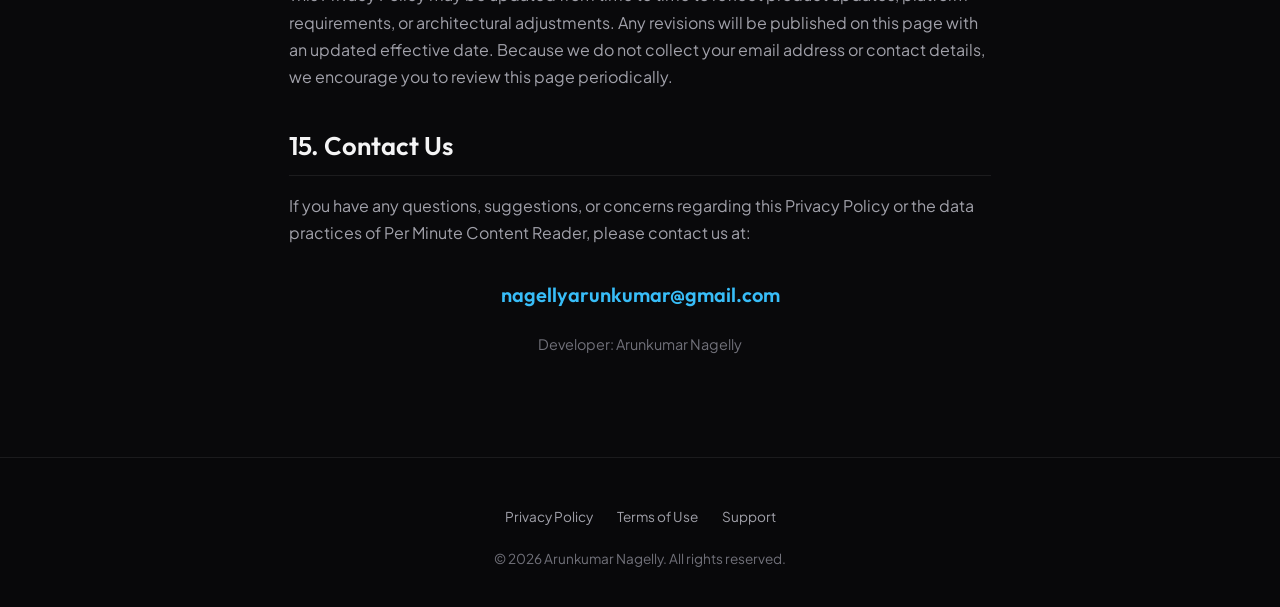
<file: perminuteprivacypolicy.html>
<!DOCTYPE html>
<html lang="en">
<head>
    <meta charset="UTF-8">
    <meta name="viewport" content="width=device-width, initial-scale=1.0">
    <title>Privacy Policy - Per Minute Content Reader</title>
    <meta name="description" content="Privacy Policy for Per Minute Content Reader. Learn how our account-free, local, and offline-first reading app protects your documents and data.">
    <!-- OpenGraph Tags -->
    <meta property="og:title" content="Privacy Policy - Per Minute Content Reader">
    <meta property="og:description" content="Privacy Policy for Per Minute Content Reader. Learn how our account-free, local, and offline-first reading app protects your documents and data.">
    <meta property="og:type" content="website">
    
    <link rel="stylesheet" href="styles.css">
</head>
<body>
    <header>
        <div class="container nav-container">
            <a href="index.html" class="logo-link">
                <img src="perminute/assets/logo.png" alt="Per Minute Logo" style="width: 32px; height: 32px; border-radius: 8px; object-fit: cover;">
                <span>Per Minute</span>
            </a>
            <ul class="nav-links perminute-nav">
                <li><a href="perminute/index.html">Home</a></li>
                <li><a href="perminuteprivacypolicy.html" class="active">Privacy Policy</a></li>
                <li><a href="perminute/terms.html">Terms of Use</a></li>
                <li><a href="perminute/support.html">Support</a></li>
            </ul>
        </div>
    </header>

    <main class="container doc-layout">
        <div class="doc-header">
            <h1 class="doc-title">Privacy Policy</h1>
            <span class="doc-date">Effective Date: October 2, 2026</span>
        </div>

        <div class="doc-content">
            <p>Welcome to <strong>Per Minute Content Reader</strong> (also referred to as "Per Minute"), developed by Arunkumar Nagelly. This Privacy Policy describes how the application handles information when you use our document reading and accelerated reading application on iOS and Android devices (technical package identifier: <code>com.readrush.readrush</code>).</p>

            <p>Per Minute Content Reader is designed as an <strong>account-free, offline-first application</strong>. We believe your reading materials, habits, and progress belong exclusively to you. Our architecture is intentionally engineered so that your documents, reading history, and personal preferences remain stored locally on your device.</p>

            <h2>1. Architecture & Account-Free Design</h2>
            <p>Per Minute Content Reader operates without requiring an account. Specifically, under the current application architecture:</p>
            <ul>
                <li><strong>No user accounts:</strong> You do not need to register, create a username, or supply an email address or password to use the application.</li>
                <li><strong>No application backend or cloud database:</strong> We do not operate a proprietary user database, application server, or cloud storage backend for user documents or reading records.</li>
                <li><strong>No server-side reading history:</strong> Your reading sessions, words-per-minute (WPM) metrics, and comprehension scores are never transmitted to or maintained on developer servers.</li>
                <li><strong>No document uploads:</strong> Documents you choose to import are stored in your device's local application storage and are not uploaded to a developer-operated server.</li>
            </ul>

            <h2>2. User Documents</h2>
            <p>Per Minute Content Reader allows you to import and read documents in multiple formats, including:</p>
            <ul>
                <li>Portable Document Format (PDF) files</li>
                <li>Electronic Publication (EPUB) files</li>
                <li>Plain Text (TXT) files</li>
            </ul>
            <p>When you select a document using your device's native system file picker, the application reads the file directly from your local storage or copies it to the app's local sandbox to render the text and calculate layout. Imported documents and their metadata remain within the local storage of your device. We do not inspect, collect, or transmit your document contents to any remote server under the current architecture. Users are advised to import and read content that they have the lawful right to access.</p>

            <h2>3. Categories of Information Stored Locally</h2>
            <p>To provide full reading functionality, the application stores certain categories of operational data strictly on your physical device:</p>
            <ul>
                <li><strong>Imported Content & Metadata:</strong> User-selected PDF, EPUB, and TXT files, document titles, file sizes, and extracted reading structure needed for on-device display and parsing.</li>
                <li><strong>Reading Activity & Metrics:</strong> Current reading position, page/chapter bookmarks, reading progress percentages, historical reading timestamps, measured reading speeds (words per minute), baseline assessment results, training sprint completion targets, and comprehension quiz scores.</li>
                <li><strong>App Preferences:</strong> Display themes, typography choices, font sizes, RSVP (Rapid Serial Visual Presentation) pacing settings, flash intervals, and accessibility configurations.</li>
                <li><strong>Premium Entitlement Information:</strong> Locally stored trial activation records, locally cached purchase receipt or entitlement tokens verifying whether membership features are active, and purchase transaction states.</li>
                <li><strong>Offline Intelligence State:</strong> On-device model availability flags, downloaded model weights if applicable, and locally computed processing results.</li>
            </ul>

            <h2>4. Offline & On-Device Intelligence</h2>
            <p>Per Minute Content Reader may provide optional intelligence features designed to assist your reading. The architecture for this feature is strictly <strong>on-device and offline</strong>:</p>
            <ul>
                <li>Inference is performed locally on your device hardware using local models.</li>
                <li>There is no integration with third-party cloud AI APIs, remote large language model servers, or hosted analysis backends.</li>
                <li>Your document text is not uploaded to an external AI server for processing.</li>
            </ul>
            <p>While this architecture is designed to prevent remote exposure of your text, we conservatively remind users that local processing relies on the integrity and security of your own device and operating system.</p>

            <h2>5. In-App Purchases, Subscriptions & Store Data</h2>
            <p>Per Minute Content Reader offers an optional Premium membership that unlocks advanced features, including unlimited RSVP/accelerated reading after trial expiration, Training Sprints after trial expiration, and on-device intelligence. The available tiers include:</p>
            <ul>
                <li><strong>Monthly Subscription</strong></li>
                <li><strong>Annual Subscription</strong> (presented as Best Value in the application)</li>
                <li><strong>Lifetime Purchase</strong> (one-time unlock)</li>
            </ul>
            <p><strong>Payment Processing:</strong> All purchase transactions and subscription billings are processed entirely by the platform storefront—the Apple App Store (via StoreKit) on iOS/iPadOS, or Google Play Billing on Android. The developer does not operate a payment gateway and does not receive, process, or store your credit card numbers, bank details, or billing addresses.</p>
            <p>The application only receives the necessary cryptographic receipt or entitlement token from Apple or Google to confirm your active membership status and unlock features locally. Applicable prices are set by Apple or Google in your local currency according to your storefront region.</p>

            <h2>6. In-App 7-Day Local Trial</h2>
            <p>The application provides a <strong>7-day local in-app trial</strong> for RSVP/accelerated reading and the Training Sprint feature. It is important to understand how this trial functions:</p>
            <ul>
                <li>The trial is managed entirely by <strong>app-side local logic</strong> stored on your device.</li>
                <li>It is <strong>NOT</strong> an Apple App Store or Google Play introductory subscription trial. You do not need to subscribe or enter payment information to start this trial.</li>
                <li>The trial timer begins strictly upon your first successful activation of an RSVP reading session or Training Sprint within the app.</li>
                <li>The trial does <em>not</em> start merely upon installing the app, opening the paywall screen, reading standard documents, or completing the reading baseline assessment.</li>
                <li>The trial remains active for 7 consecutive local calendar days from initial activation. No user account is required.</li>
            </ul>

            <h2>7. Advertising & Telemetry</h2>
            <p><strong>There are no advertisements in the current release of Per Minute Content Reader.</strong></p>
            <ul>
                <li>The application does not include Google AdMob or any third-party advertising SDK.</li>
                <li>We do not collect or utilize advertising identifiers (such as Apple's IDFA or Google's Advertising ID).</li>
                <li>There is no ad consent framework or behavioral profiling implemented.</li>
                <li>The application does not contain third-party analytics SDKs, user session trackers, or remote telemetry packages.</li>
            </ul>

            <h2>8. Device Permissions</h2>
            <p>Per Minute Content Reader requests only the system permissions necessary to perform its user-requested functions on your device:</p>
            <ul>
                <li><strong>System File Selection / Document Picker (iOS & Android):</strong> When you choose to import a PDF, EPUB, or TXT document, the app requests access to open the file selected by you via the operating system's standard document picker interface. This access is conditional, user-initiated, and strictly used to read and render your chosen document locally.</li>
                <li><strong>Network Access (Android - <code>android.permission.INTERNET</code>):</strong> Used exclusively to download the optional Offline Intelligence model weights if you choose to install on-device intelligence. Model inference itself executes entirely on your device and never uses the network. Your imported documents and reading records are never transmitted over the internet as part of model downloads or inference.</li>
                <li><strong>Local Notifications (Android - <code>android.permission.POST_NOTIFICATIONS</code>):</strong> Used on Android 13 and later to display local progress indicators in your notification tray while importing large document libraries or downloading model files.</li>
                <li><strong>Foreground Services (Android - <code>android.permission.FOREGROUND_SERVICE</code> and <code>FOREGROUND_SERVICE_DATA_SYNC</code>):</strong> Used to support long-running, background-safe operations such as large document library imports and model file downloads so that the operating system does not abruptly terminate the task when the app is minimized.</li>
            </ul>
            <p>The app does not request or require access to your device contacts, location services, camera, microphone, or identity information. No document data accessed through file selection is transmitted off your device.</p>

            <h2>9. Third-Party Services</h2>
            <p>Because the app is built for local and offline-first use, its reliance on third-party services is minimal:</p>
            <ul>
                <li><strong>Apple App Store / StoreKit:</strong> Used exclusively on iOS devices to authenticate purchases, process subscription renewals, and restore purchases. Data handling by Apple is governed by Apple's Privacy Policy (<a href="https://www.apple.com/legal/privacy/" target="_blank" style="color: #38bdf8; text-decoration: underline;">apple.com/legal/privacy</a>).</li>
                <li><strong>Google Play Billing:</strong> Used exclusively on Android devices to authenticate purchases, manage subscriptions, and restore purchases. Data handling by Google is governed by Google's Privacy Policy (<a href="https://policies.google.com/privacy" target="_blank" style="color: #38bdf8; text-decoration: underline;">policies.google.com/privacy</a>).</li>
                <li><strong>Model Distribution Host (Hugging Face):</strong> If you choose to enable optional Offline Intelligence, the app downloads the required model weights file directly from Hugging Face's public content delivery infrastructure. This download retrieves the static model weights artifact; the app does not upload your documents, reading history, or personal information to Hugging Face as part of the download. Hugging Face does not perform cloud AI inference for the app.</li>
            </ul>
            <p>No other third-party SDKs, tracking pixels, or external API services receive your personal data or document content from the application.</p>

            <h2>10. Data Retention & Deletion</h2>
            <p>Because Per Minute Content Reader does not maintain a remote backend or user database, data retention is managed directly by you on your physical hardware:</p>
            <ul>
                <li><strong>Document Deletion:</strong> You can delete any imported document from your library at any time within the app's library management screen. Deleting a document removes its contents and cached metadata from the application's local storage.</li>
                <li><strong>Reading History & Cache:</strong> Local reading progress, historical metrics, and cached preferences remain on your device until cleared or until the app is removed.</li>
                <li><strong>Uninstalling the App:</strong> Deleting or uninstalling the application from your device removes all locally stored documents, preferences, and reading records according to the operating system's standard deletion process.</li>
                <li><strong>Restoring Purchases:</strong> If you reinstall the app or switch devices, previously purchased lifetime unlocks or active subscriptions can be re-validated through Apple's or Google's standard "Restore Purchases" feature using the same platform account.</li>
            </ul>

            <h2>11. Children's Privacy</h2>
            <p>Per Minute Content Reader is a general-audience reading utility. The application is not specifically directed at children, nor does it knowingly collect, solicit, or maintain personal information from children or any other users. Because the app does not collect personal identifiers or transmit data to remote servers, no child data is stored or processed by the developer.</p>

            <h2>12. International Users & Privacy Rights</h2>
            <p>Per Minute Content Reader is distributed internationally through the Apple App Store and Google Play. Depending on your jurisdiction (such as the European Economic Area, the United Kingdom, or various US states), you may have legal rights regarding access, deletion, portability, or control of personal data. Because the developer does not collect, receive, or store your personal information on any server, you can exercise complete control over your data directly on your device by managing, deleting, or clearing your local files and application data.</p>

            <h2>13. Security</h2>
            <p>We use reasonable measures appropriate to the application's local and offline-first architecture to protect information stored by the application. Your files and reading progress are stored within the sandboxed storage provided by iOS and Android, which isolates application data from unauthorized access by other applications on your device. We conservatively remind users that overall security also depends on keeping your device operating system updated and maintaining physical control over your device.</p>

            <h2>14. Changes to This Policy</h2>
            <p>This Privacy Policy may be updated from time to time to reflect product updates, platform requirements, or architectural adjustments. Any revisions will be published on this page with an updated effective date. Because we do not collect your email address or contact details, we encourage you to review this page periodically.</p>

            <h2>15. Contact Us</h2>
            <p>If you have any questions, suggestions, or concerns regarding this Privacy Policy or the data practices of Per Minute Content Reader, please contact us at:</p>
            <p style="text-align: center; margin-top: 10px; margin-bottom: 20px;">
                <span class="contact-email" style="color: #38bdf8;">nagellyarunkumar@gmail.com</span>
            </p>
            <p style="text-align: center; color: var(--text-muted); font-size: 0.9rem;">
                Developer: Arunkumar Nagelly
            </p>
        </div>
    </main>

    <footer>
        <div class="container">
            <div class="footer-nav">
                <a href="perminuteprivacypolicy.html">Privacy Policy</a>
                <a href="perminute/terms.html">Terms of Use</a>
                <a href="perminute/support.html">Support</a>
            </div>
            <p>&copy; 2026 Arunkumar Nagelly. All rights reserved.</p>
        </div>
    </footer>
</body>
</html>
</file>
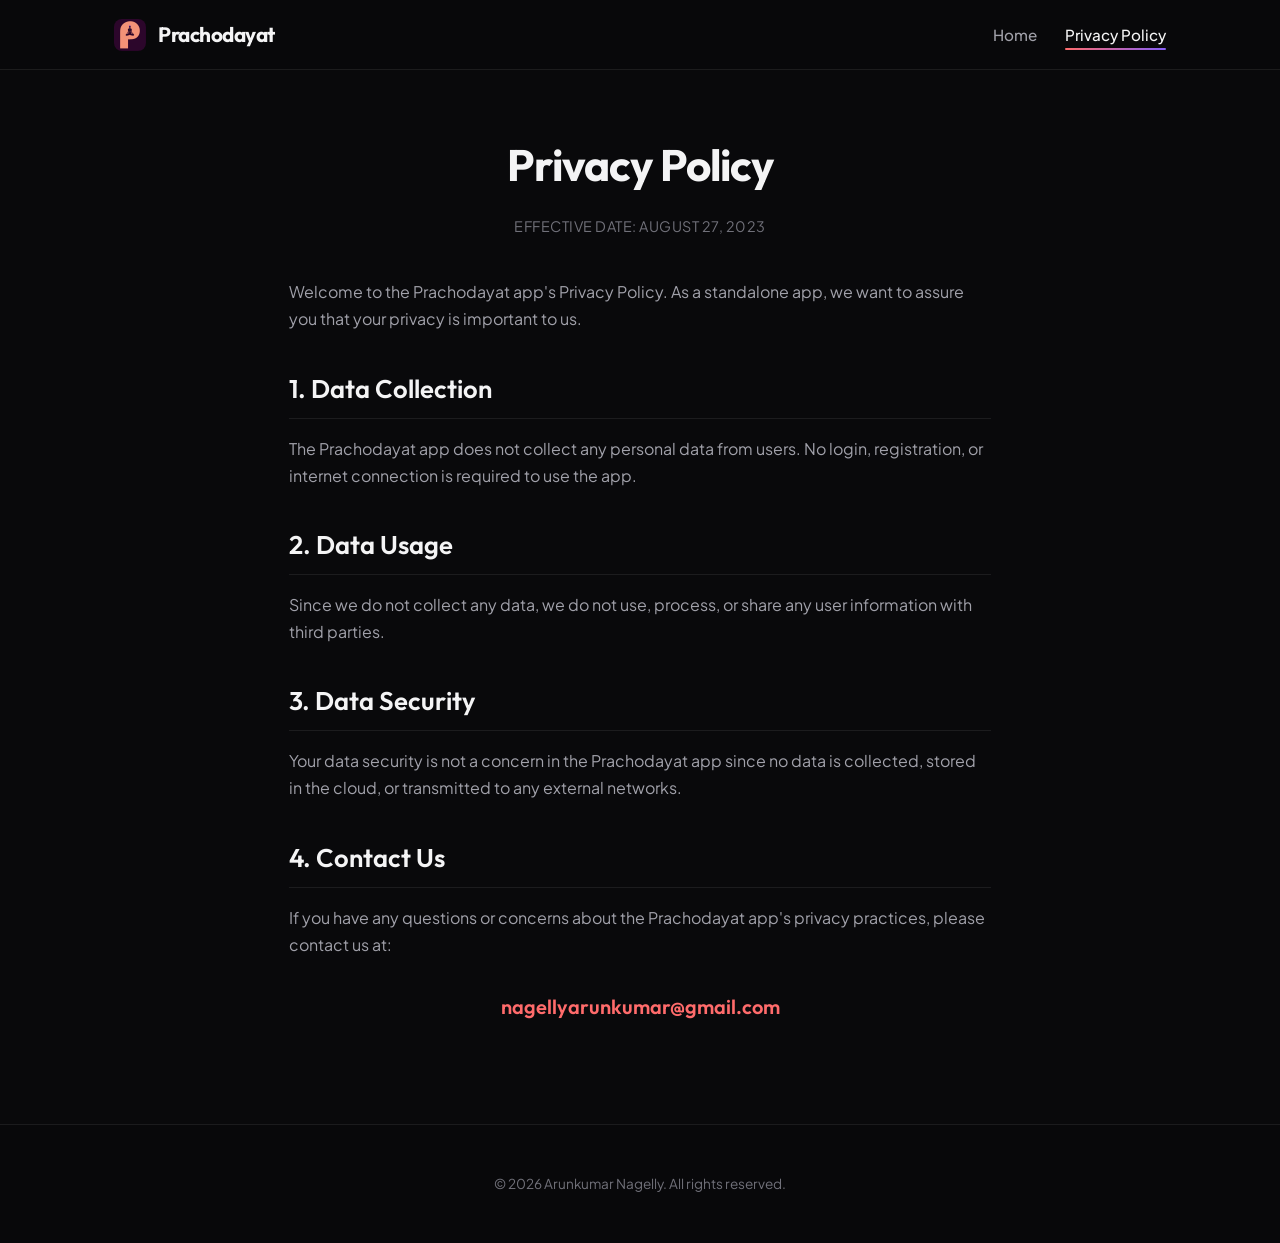
<file: prachodayatprivacypolicy.html>
<!DOCTYPE html>
<html lang="en">
<head>
    <meta charset="UTF-8">
    <meta name="viewport" content="width=device-width, initial-scale=1.0">
    <title>Privacy Policy - Prachodayat</title>
    <meta name="description" content="Privacy Policy for Prachodayat app. Review our commitment to absolute data privacy and security.">
    <!-- OpenGraph Tags -->
    <meta property="og:title" content="Privacy Policy - Prachodayat">
    <meta property="og:description" content="Privacy Policy for Prachodayat app. Review our commitment to absolute data privacy and security.">
    <meta property="og:type" content="website">
    
    <link rel="stylesheet" href="styles.css">
</head>
<body>
    <header>
        <div class="container nav-container">
            <a href="index.html" class="logo-link">
                <img src="prachodayat/assets/logo.png" alt="Prachodayat Logo" style="width: 32px; height: 32px; border-radius: 8px; object-fit: cover;">
                <span>Prachodayat</span>
            </a>
            <ul class="nav-links">
                <li><a href="index.html">Home</a></li>
                <li><a href="prachodayatprivacypolicy.html" class="active">Privacy Policy</a></li>
            </ul>
        </div>
    </header>

    <main class="container doc-layout">
        <div class="doc-header">
            <h1 class="doc-title">Privacy Policy</h1>
            <span class="doc-date">Effective Date: August 27, 2023</span>
        </div>

        <div class="doc-content">
            <p>Welcome to the Prachodayat app's Privacy Policy. As a standalone app, we want to assure you that your privacy is important to us.</p>

            <h2>1. Data Collection</h2>
            <p>The Prachodayat app does not collect any personal data from users. No login, registration, or internet connection is required to use the app.</p>

            <h2>2. Data Usage</h2>
            <p>Since we do not collect any data, we do not use, process, or share any user information with third parties.</p>

            <h2>3. Data Security</h2>
            <p>Your data security is not a concern in the Prachodayat app since no data is collected, stored in the cloud, or transmitted to any external networks.</p>

            <h2>4. Contact Us</h2>
            <p>If you have any questions or concerns about the Prachodayat app's privacy practices, please contact us at:</p>
            <p style="text-align: center; margin-top: 10px;">
                <span class="contact-email">nagellyarunkumar@gmail.com</span>
            </p>
        </div>
    </main>

    <footer>
        <div class="container">
            <p>&copy; 2026 Arunkumar Nagelly. All rights reserved.</p>
        </div>
    </footer>
</body>
</html>
</file>
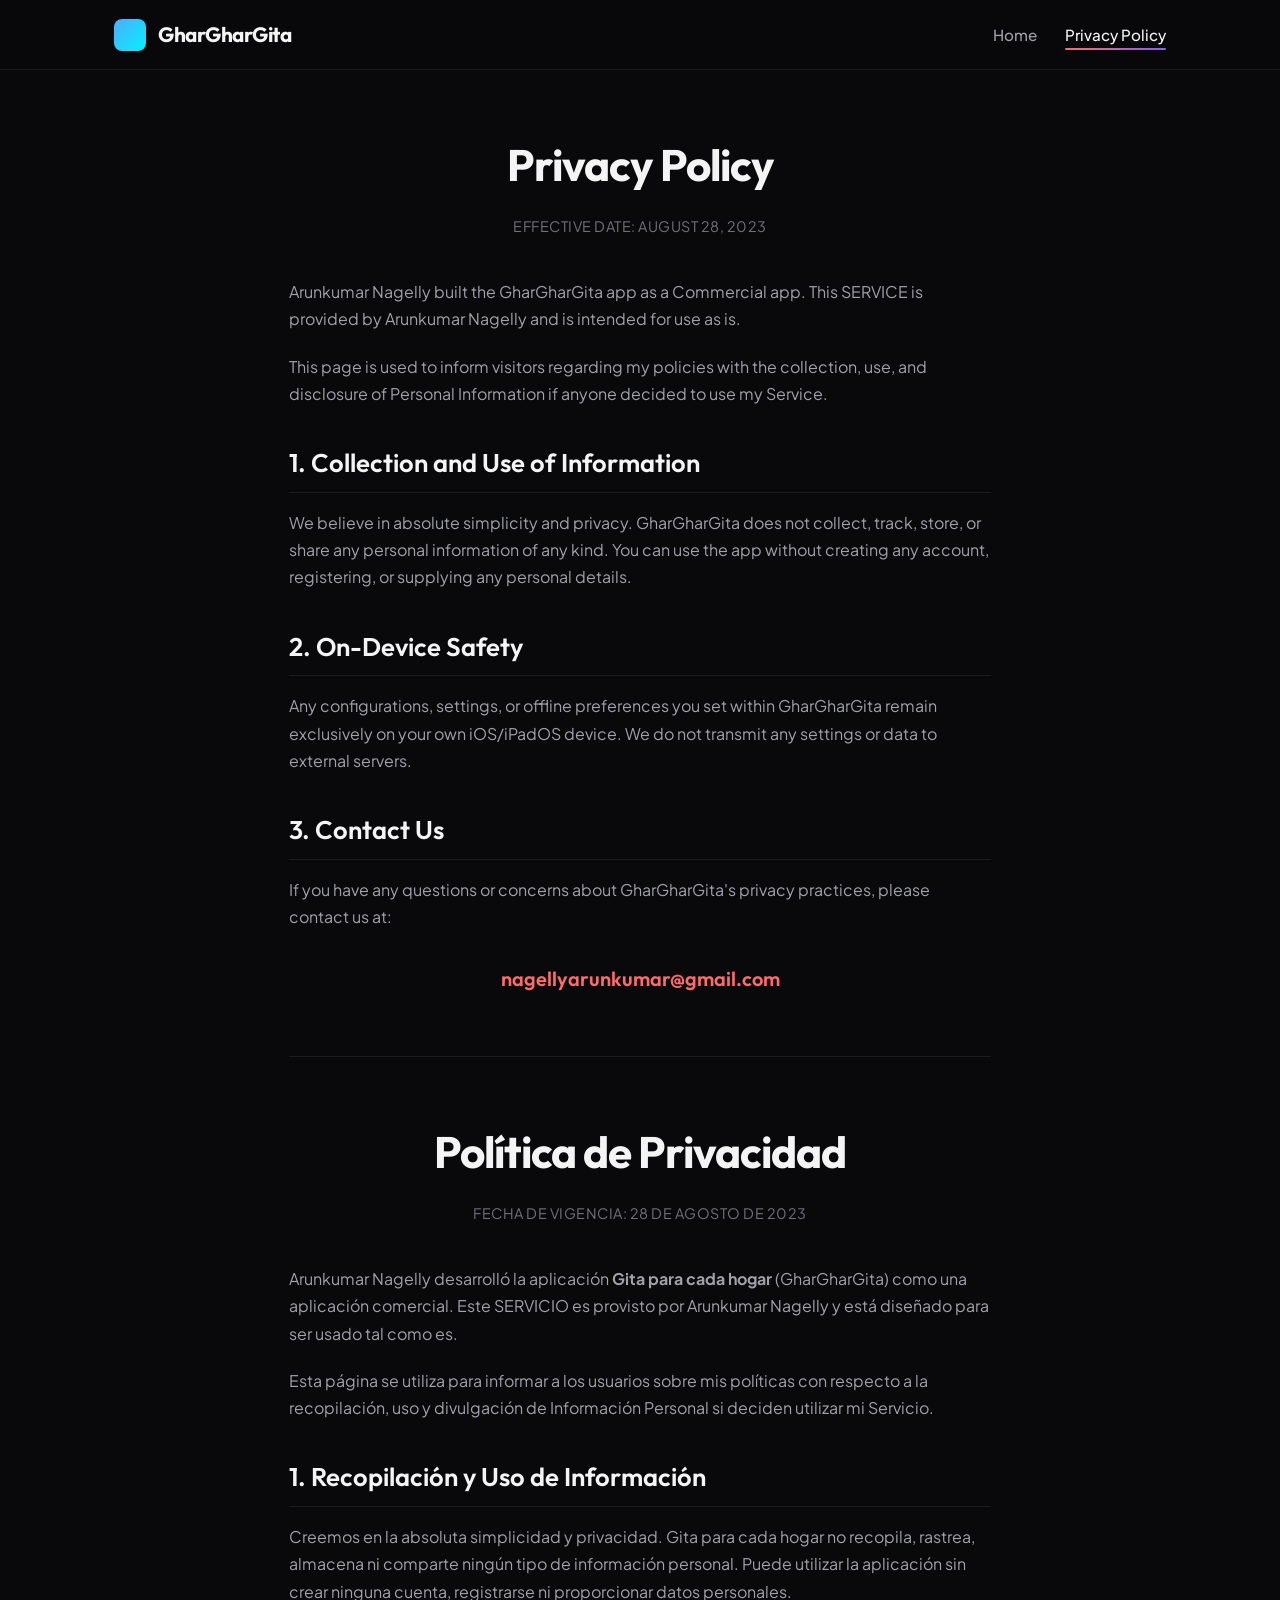
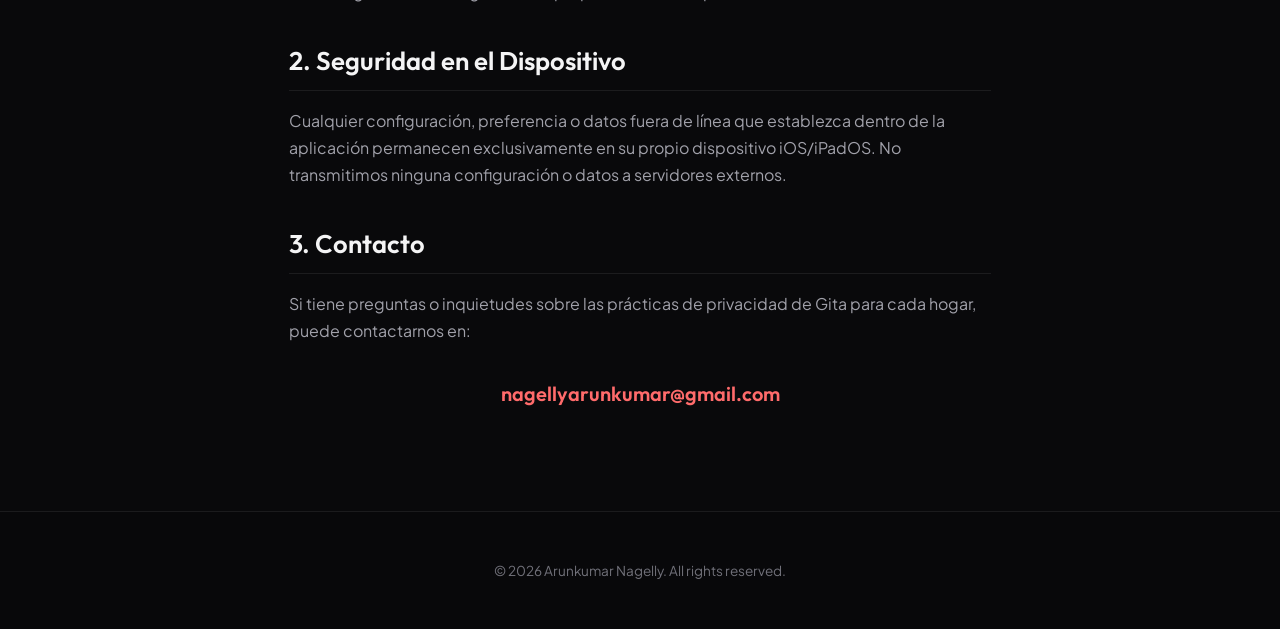
<file: privacypolicy.html>
<!DOCTYPE html>
<html lang="en">
<head>
    <meta charset="UTF-8">
    <meta name="viewport" content="width=device-width, initial-scale=1.0">
    <title>Privacy Policy - GharGharGita / Gita para cada hogar</title>
    <meta name="description" content="Privacy Policy for GharGharGita (Gita para cada hogar) app. We respect user privacy and do not collect any personal data.">
    <!-- OpenGraph Tags -->
    <meta property="og:title" content="Privacy Policy - GharGharGita">
    <meta property="og:description" content="Privacy Policy for GharGharGita (Gita para cada hogar) app. We respect user privacy and do not collect any personal data.">
    <meta property="og:type" content="website">
    
    <link rel="stylesheet" href="styles.css">
</head>
<body>
    <header>
        <div class="container nav-container">
            <a href="index.html" class="logo-link">
                <span class="logo-icon gita"></span>
                <span>GharGharGita</span>
            </a>
            <ul class="nav-links">
                <li><a href="index.html">Home</a></li>
                <li><a href="privacypolicy.html" class="active">Privacy Policy</a></li>
            </ul>
        </div>
    </header>

    <main class="container doc-layout">
        <!-- English Section -->
        <div class="doc-header">
            <h1 class="doc-title">Privacy Policy</h1>
            <span class="doc-date">Effective Date: August 28, 2023</span>
        </div>

        <div class="doc-content">
            <p>Arunkumar Nagelly built the GharGharGita app as a Commercial app. This SERVICE is provided by Arunkumar Nagelly and is intended for use as is.</p>

            <p>This page is used to inform visitors regarding my policies with the collection, use, and disclosure of Personal Information if anyone decided to use my Service.</p>

            <h2>1. Collection and Use of Information</h2>
            <p>We believe in absolute simplicity and privacy. GharGharGita does not collect, track, store, or share any personal information of any kind. You can use the app without creating any account, registering, or supplying any personal details.</p>

            <h2>2. On-Device Safety</h2>
            <p>Any configurations, settings, or offline preferences you set within GharGharGita remain exclusively on your own iOS/iPadOS device. We do not transmit any settings or data to external servers.</p>

            <h2>3. Contact Us</h2>
            <p>If you have any questions or concerns about GharGharGita's privacy practices, please contact us at:</p>
            <p style="text-align: center; margin-top: 10px; margin-bottom: 50px;">
                <span class="contact-email">nagellyarunkumar@gmail.com</span>
            </p>
        </div>

        <hr style="border: 0; border-top: 1px solid var(--border-color); margin: 60px 0;">

        <!-- Spanish Section -->
        <div class="doc-header">
            <h1 class="doc-title">Política de Privacidad</h1>
            <span class="doc-date">Fecha de vigencia: 28 de agosto de 2023</span>
        </div>

        <div class="doc-content">
            <p>Arunkumar Nagelly desarrolló la aplicación <strong>Gita para cada hogar</strong> (GharGharGita) como una aplicación comercial. Este SERVICIO es provisto por Arunkumar Nagelly y está diseñado para ser usado tal como es.</p>

            <p>Esta página se utiliza para informar a los usuarios sobre mis políticas con respecto a la recopilación, uso y divulgación de Información Personal si deciden utilizar mi Servicio.</p>

            <h2>1. Recopilación y Uso de Información</h2>
            <p>Creemos en la absoluta simplicidad y privacidad. Gita para cada hogar no recopila, rastrea, almacena ni comparte ningún tipo de información personal. Puede utilizar la aplicación sin crear ninguna cuenta, registrarse ni proporcionar datos personales.</p>

            <h2>2. Seguridad en el Dispositivo</h2>
            <p>Cualquier configuración, preferencia o datos fuera de línea que establezca dentro de la aplicación permanecen exclusivamente en su propio dispositivo iOS/iPadOS. No transmitimos ninguna configuración o datos a servidores externos.</p>

            <h2>3. Contacto</h2>
            <p>Si tiene preguntas o inquietudes sobre las prácticas de privacidad de Gita para cada hogar, puede contactarnos en:</p>
            <p style="text-align: center; margin-top: 10px;">
                <span class="contact-email">nagellyarunkumar@gmail.com</span>
            </p>
        </div>
    </main>

    <footer>
        <div class="container">
            <p>&copy; 2026 Arunkumar Nagelly. All rights reserved.</p>
        </div>
    </footer>
</body>
</html>
</file>
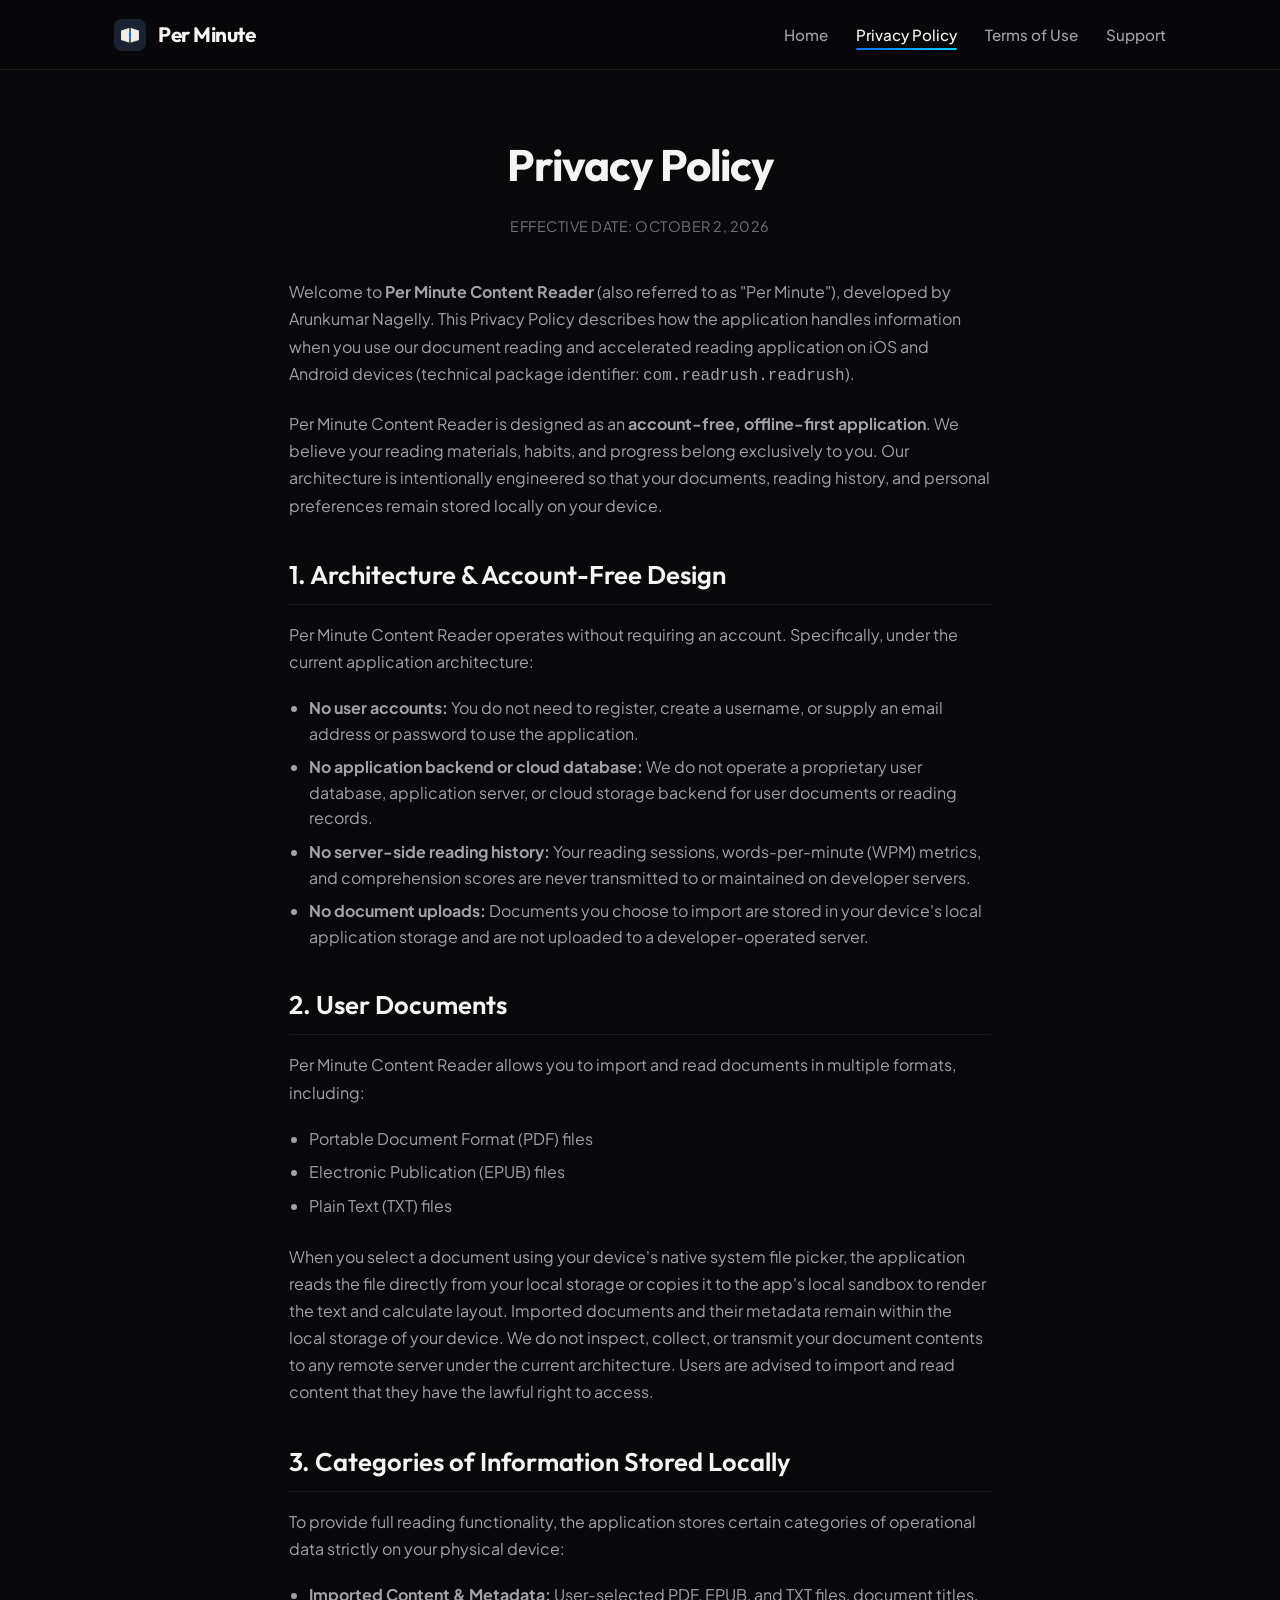
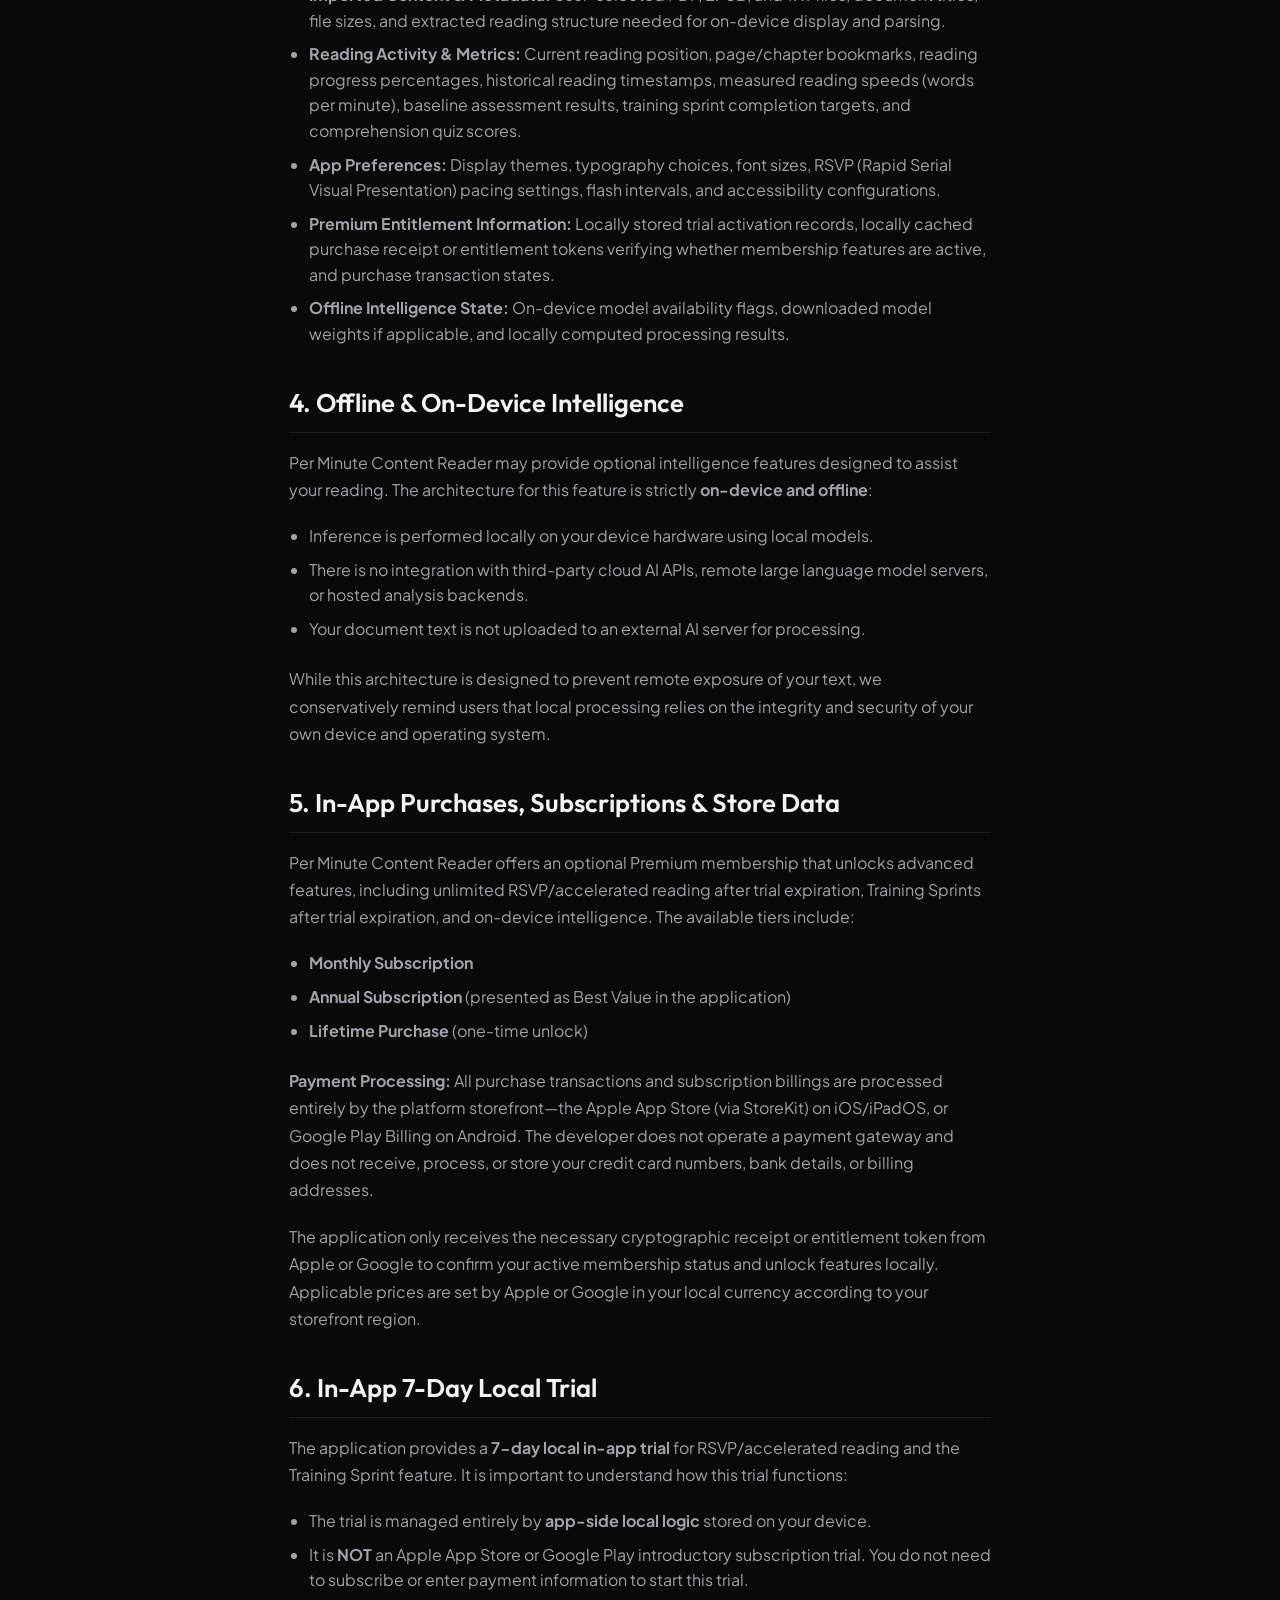
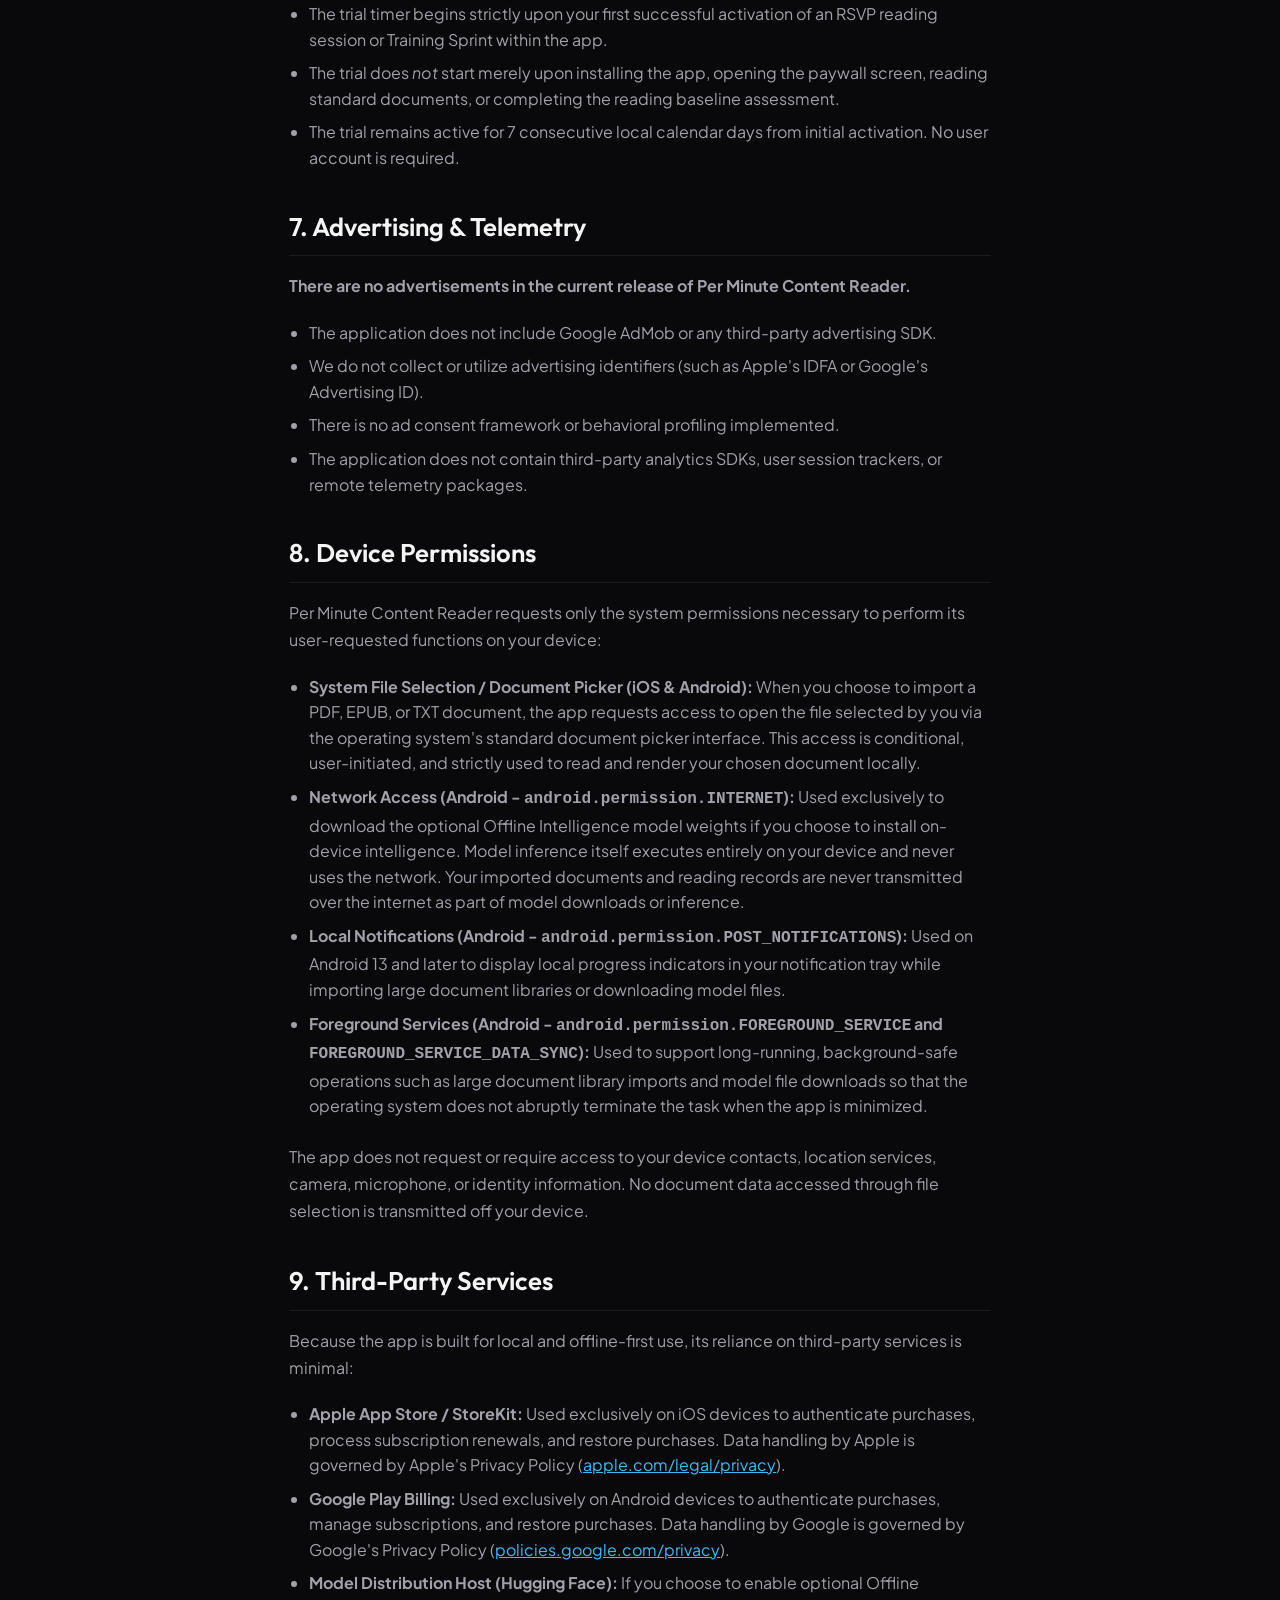
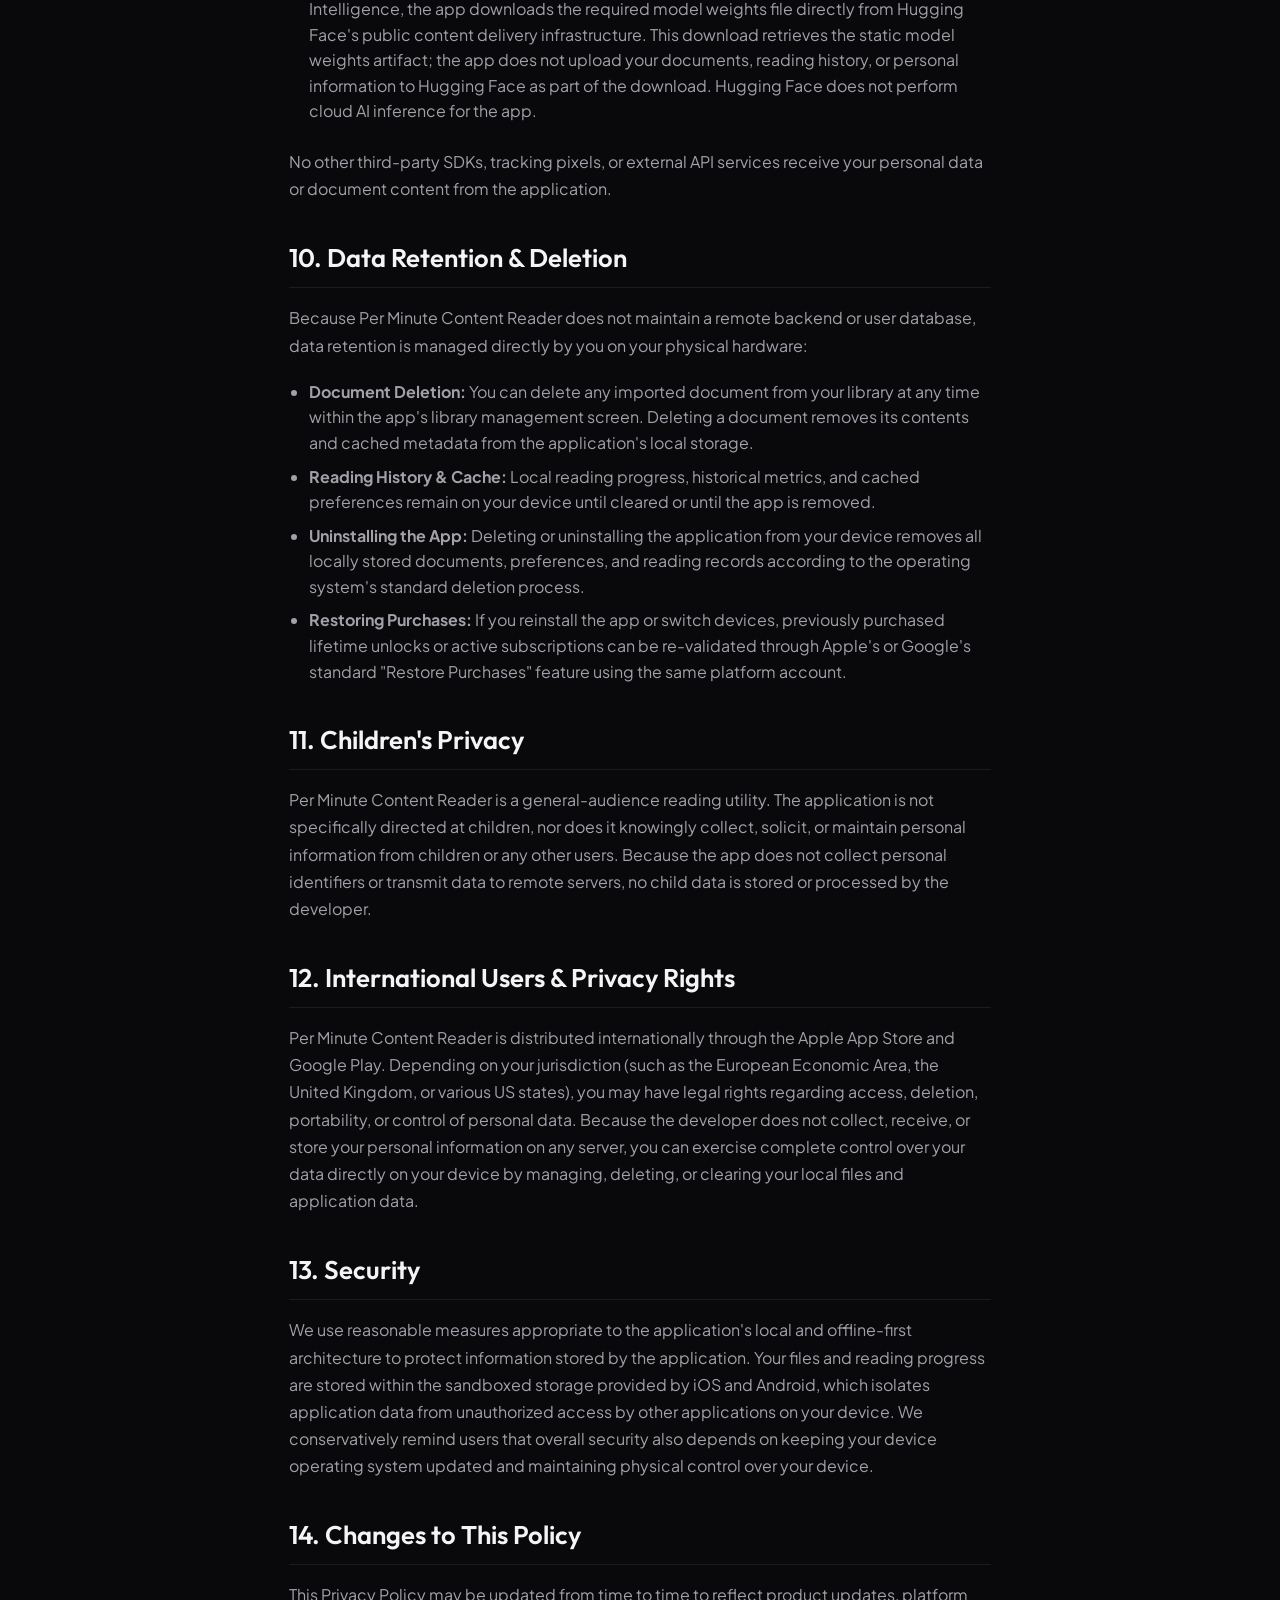
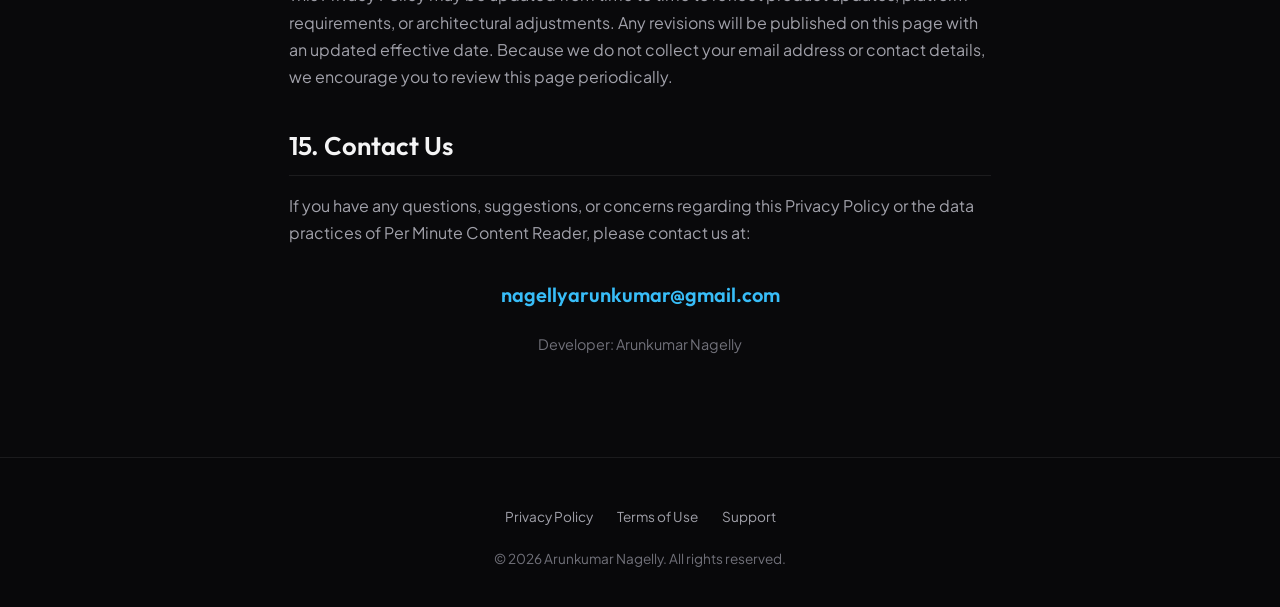
<file: perminute/privacy.html>
<!DOCTYPE html>
<html lang="en">
<head>
    <meta charset="UTF-8">
    <meta name="viewport" content="width=device-width, initial-scale=1.0">
    <title>Privacy Policy - Per Minute Content Reader</title>
    <meta name="description" content="Privacy Policy for Per Minute Content Reader. Learn how our account-free, local, and offline-first reading app protects your documents and data.">
    <!-- OpenGraph Tags -->
    <meta property="og:title" content="Privacy Policy - Per Minute Content Reader">
    <meta property="og:description" content="Privacy Policy for Per Minute Content Reader. Learn how our account-free, local, and offline-first reading app protects your documents and data.">
    <meta property="og:type" content="website">
    
    <link rel="stylesheet" href="../styles.css">
</head>
<body>
    <header>
        <div class="container nav-container">
            <a href="../index.html" class="logo-link">
                <img src="assets/logo.png" alt="Per Minute Logo" style="width: 32px; height: 32px; border-radius: 8px; object-fit: cover;">
                <span>Per Minute</span>
            </a>
            <ul class="nav-links perminute-nav">
                <li><a href="index.html">Home</a></li>
                <li><a href="privacy.html" class="active">Privacy Policy</a></li>
                <li><a href="terms.html">Terms of Use</a></li>
                <li><a href="support.html">Support</a></li>
            </ul>
        </div>
    </header>

    <main class="container doc-layout">
        <div class="doc-header">
            <h1 class="doc-title">Privacy Policy</h1>
            <span class="doc-date">Effective Date: October 2, 2026</span>
        </div>

        <div class="doc-content">
            <p>Welcome to <strong>Per Minute Content Reader</strong> (also referred to as "Per Minute"), developed by Arunkumar Nagelly. This Privacy Policy describes how the application handles information when you use our document reading and accelerated reading application on iOS and Android devices (technical package identifier: <code>com.readrush.readrush</code>).</p>

            <p>Per Minute Content Reader is designed as an <strong>account-free, offline-first application</strong>. We believe your reading materials, habits, and progress belong exclusively to you. Our architecture is intentionally engineered so that your documents, reading history, and personal preferences remain stored locally on your device.</p>

            <h2>1. Architecture & Account-Free Design</h2>
            <p>Per Minute Content Reader operates without requiring an account. Specifically, under the current application architecture:</p>
            <ul>
                <li><strong>No user accounts:</strong> You do not need to register, create a username, or supply an email address or password to use the application.</li>
                <li><strong>No application backend or cloud database:</strong> We do not operate a proprietary user database, application server, or cloud storage backend for user documents or reading records.</li>
                <li><strong>No server-side reading history:</strong> Your reading sessions, words-per-minute (WPM) metrics, and comprehension scores are never transmitted to or maintained on developer servers.</li>
                <li><strong>No document uploads:</strong> Documents you choose to import are stored in your device's local application storage and are not uploaded to a developer-operated server.</li>
            </ul>

            <h2>2. User Documents</h2>
            <p>Per Minute Content Reader allows you to import and read documents in multiple formats, including:</p>
            <ul>
                <li>Portable Document Format (PDF) files</li>
                <li>Electronic Publication (EPUB) files</li>
                <li>Plain Text (TXT) files</li>
            </ul>
            <p>When you select a document using your device's native system file picker, the application reads the file directly from your local storage or copies it to the app's local sandbox to render the text and calculate layout. Imported documents and their metadata remain within the local storage of your device. We do not inspect, collect, or transmit your document contents to any remote server under the current architecture. Users are advised to import and read content that they have the lawful right to access.</p>

            <h2>3. Categories of Information Stored Locally</h2>
            <p>To provide full reading functionality, the application stores certain categories of operational data strictly on your physical device:</p>
            <ul>
                <li><strong>Imported Content & Metadata:</strong> User-selected PDF, EPUB, and TXT files, document titles, file sizes, and extracted reading structure needed for on-device display and parsing.</li>
                <li><strong>Reading Activity & Metrics:</strong> Current reading position, page/chapter bookmarks, reading progress percentages, historical reading timestamps, measured reading speeds (words per minute), baseline assessment results, training sprint completion targets, and comprehension quiz scores.</li>
                <li><strong>App Preferences:</strong> Display themes, typography choices, font sizes, RSVP (Rapid Serial Visual Presentation) pacing settings, flash intervals, and accessibility configurations.</li>
                <li><strong>Premium Entitlement Information:</strong> Locally stored trial activation records, locally cached purchase receipt or entitlement tokens verifying whether membership features are active, and purchase transaction states.</li>
                <li><strong>Offline Intelligence State:</strong> On-device model availability flags, downloaded model weights if applicable, and locally computed processing results.</li>
            </ul>

            <h2>4. Offline & On-Device Intelligence</h2>
            <p>Per Minute Content Reader may provide optional intelligence features designed to assist your reading. The architecture for this feature is strictly <strong>on-device and offline</strong>:</p>
            <ul>
                <li>Inference is performed locally on your device hardware using local models.</li>
                <li>There is no integration with third-party cloud AI APIs, remote large language model servers, or hosted analysis backends.</li>
                <li>Your document text is not uploaded to an external AI server for processing.</li>
            </ul>
            <p>While this architecture is designed to prevent remote exposure of your text, we conservatively remind users that local processing relies on the integrity and security of your own device and operating system.</p>

            <h2>5. In-App Purchases, Subscriptions & Store Data</h2>
            <p>Per Minute Content Reader offers an optional Premium membership that unlocks advanced features, including unlimited RSVP/accelerated reading after trial expiration, Training Sprints after trial expiration, and on-device intelligence. The available tiers include:</p>
            <ul>
                <li><strong>Monthly Subscription</strong></li>
                <li><strong>Annual Subscription</strong> (presented as Best Value in the application)</li>
                <li><strong>Lifetime Purchase</strong> (one-time unlock)</li>
            </ul>
            <p><strong>Payment Processing:</strong> All purchase transactions and subscription billings are processed entirely by the platform storefront—the Apple App Store (via StoreKit) on iOS/iPadOS, or Google Play Billing on Android. The developer does not operate a payment gateway and does not receive, process, or store your credit card numbers, bank details, or billing addresses.</p>
            <p>The application only receives the necessary cryptographic receipt or entitlement token from Apple or Google to confirm your active membership status and unlock features locally. Applicable prices are set by Apple or Google in your local currency according to your storefront region.</p>

            <h2>6. In-App 7-Day Local Trial</h2>
            <p>The application provides a <strong>7-day local in-app trial</strong> for RSVP/accelerated reading and the Training Sprint feature. It is important to understand how this trial functions:</p>
            <ul>
                <li>The trial is managed entirely by <strong>app-side local logic</strong> stored on your device.</li>
                <li>It is <strong>NOT</strong> an Apple App Store or Google Play introductory subscription trial. You do not need to subscribe or enter payment information to start this trial.</li>
                <li>The trial timer begins strictly upon your first successful activation of an RSVP reading session or Training Sprint within the app.</li>
                <li>The trial does <em>not</em> start merely upon installing the app, opening the paywall screen, reading standard documents, or completing the reading baseline assessment.</li>
                <li>The trial remains active for 7 consecutive local calendar days from initial activation. No user account is required.</li>
            </ul>

            <h2>7. Advertising & Telemetry</h2>
            <p><strong>There are no advertisements in the current release of Per Minute Content Reader.</strong></p>
            <ul>
                <li>The application does not include Google AdMob or any third-party advertising SDK.</li>
                <li>We do not collect or utilize advertising identifiers (such as Apple's IDFA or Google's Advertising ID).</li>
                <li>There is no ad consent framework or behavioral profiling implemented.</li>
                <li>The application does not contain third-party analytics SDKs, user session trackers, or remote telemetry packages.</li>
            </ul>

            <h2>8. Device Permissions</h2>
            <p>Per Minute Content Reader requests only the system permissions necessary to perform its user-requested functions on your device:</p>
            <ul>
                <li><strong>System File Selection / Document Picker (iOS & Android):</strong> When you choose to import a PDF, EPUB, or TXT document, the app requests access to open the file selected by you via the operating system's standard document picker interface. This access is conditional, user-initiated, and strictly used to read and render your chosen document locally.</li>
                <li><strong>Network Access (Android - <code>android.permission.INTERNET</code>):</strong> Used exclusively to download the optional Offline Intelligence model weights if you choose to install on-device intelligence. Model inference itself executes entirely on your device and never uses the network. Your imported documents and reading records are never transmitted over the internet as part of model downloads or inference.</li>
                <li><strong>Local Notifications (Android - <code>android.permission.POST_NOTIFICATIONS</code>):</strong> Used on Android 13 and later to display local progress indicators in your notification tray while importing large document libraries or downloading model files.</li>
                <li><strong>Foreground Services (Android - <code>android.permission.FOREGROUND_SERVICE</code> and <code>FOREGROUND_SERVICE_DATA_SYNC</code>):</strong> Used to support long-running, background-safe operations such as large document library imports and model file downloads so that the operating system does not abruptly terminate the task when the app is minimized.</li>
            </ul>
            <p>The app does not request or require access to your device contacts, location services, camera, microphone, or identity information. No document data accessed through file selection is transmitted off your device.</p>

            <h2>9. Third-Party Services</h2>
            <p>Because the app is built for local and offline-first use, its reliance on third-party services is minimal:</p>
            <ul>
                <li><strong>Apple App Store / StoreKit:</strong> Used exclusively on iOS devices to authenticate purchases, process subscription renewals, and restore purchases. Data handling by Apple is governed by Apple's Privacy Policy (<a href="https://www.apple.com/legal/privacy/" target="_blank" style="color: #38bdf8; text-decoration: underline;">apple.com/legal/privacy</a>).</li>
                <li><strong>Google Play Billing:</strong> Used exclusively on Android devices to authenticate purchases, manage subscriptions, and restore purchases. Data handling by Google is governed by Google's Privacy Policy (<a href="https://policies.google.com/privacy" target="_blank" style="color: #38bdf8; text-decoration: underline;">policies.google.com/privacy</a>).</li>
                <li><strong>Model Distribution Host (Hugging Face):</strong> If you choose to enable optional Offline Intelligence, the app downloads the required model weights file directly from Hugging Face's public content delivery infrastructure. This download retrieves the static model weights artifact; the app does not upload your documents, reading history, or personal information to Hugging Face as part of the download. Hugging Face does not perform cloud AI inference for the app.</li>
            </ul>
            <p>No other third-party SDKs, tracking pixels, or external API services receive your personal data or document content from the application.</p>

            <h2>10. Data Retention & Deletion</h2>
            <p>Because Per Minute Content Reader does not maintain a remote backend or user database, data retention is managed directly by you on your physical hardware:</p>
            <ul>
                <li><strong>Document Deletion:</strong> You can delete any imported document from your library at any time within the app's library management screen. Deleting a document removes its contents and cached metadata from the application's local storage.</li>
                <li><strong>Reading History & Cache:</strong> Local reading progress, historical metrics, and cached preferences remain on your device until cleared or until the app is removed.</li>
                <li><strong>Uninstalling the App:</strong> Deleting or uninstalling the application from your device removes all locally stored documents, preferences, and reading records according to the operating system's standard deletion process.</li>
                <li><strong>Restoring Purchases:</strong> If you reinstall the app or switch devices, previously purchased lifetime unlocks or active subscriptions can be re-validated through Apple's or Google's standard "Restore Purchases" feature using the same platform account.</li>
            </ul>

            <h2>11. Children's Privacy</h2>
            <p>Per Minute Content Reader is a general-audience reading utility. The application is not specifically directed at children, nor does it knowingly collect, solicit, or maintain personal information from children or any other users. Because the app does not collect personal identifiers or transmit data to remote servers, no child data is stored or processed by the developer.</p>

            <h2>12. International Users & Privacy Rights</h2>
            <p>Per Minute Content Reader is distributed internationally through the Apple App Store and Google Play. Depending on your jurisdiction (such as the European Economic Area, the United Kingdom, or various US states), you may have legal rights regarding access, deletion, portability, or control of personal data. Because the developer does not collect, receive, or store your personal information on any server, you can exercise complete control over your data directly on your device by managing, deleting, or clearing your local files and application data.</p>

            <h2>13. Security</h2>
            <p>We use reasonable measures appropriate to the application's local and offline-first architecture to protect information stored by the application. Your files and reading progress are stored within the sandboxed storage provided by iOS and Android, which isolates application data from unauthorized access by other applications on your device. We conservatively remind users that overall security also depends on keeping your device operating system updated and maintaining physical control over your device.</p>

            <h2>14. Changes to This Policy</h2>
            <p>This Privacy Policy may be updated from time to time to reflect product updates, platform requirements, or architectural adjustments. Any revisions will be published on this page with an updated effective date. Because we do not collect your email address or contact details, we encourage you to review this page periodically.</p>

            <h2>15. Contact Us</h2>
            <p>If you have any questions, suggestions, or concerns regarding this Privacy Policy or the data practices of Per Minute Content Reader, please contact us at:</p>
            <p style="text-align: center; margin-top: 10px; margin-bottom: 20px;">
                <span class="contact-email" style="color: #38bdf8;">nagellyarunkumar@gmail.com</span>
            </p>
            <p style="text-align: center; color: var(--text-muted); font-size: 0.9rem;">
                Developer: Arunkumar Nagelly
            </p>
        </div>
    </main>

    <footer>
        <div class="container">
            <div class="footer-nav">
                <a href="privacy.html">Privacy Policy</a>
                <a href="terms.html">Terms of Use</a>
                <a href="support.html">Support</a>
            </div>
            <p>&copy; 2026 Arunkumar Nagelly. All rights reserved.</p>
        </div>
    </footer>
</body>
</html>
</file>
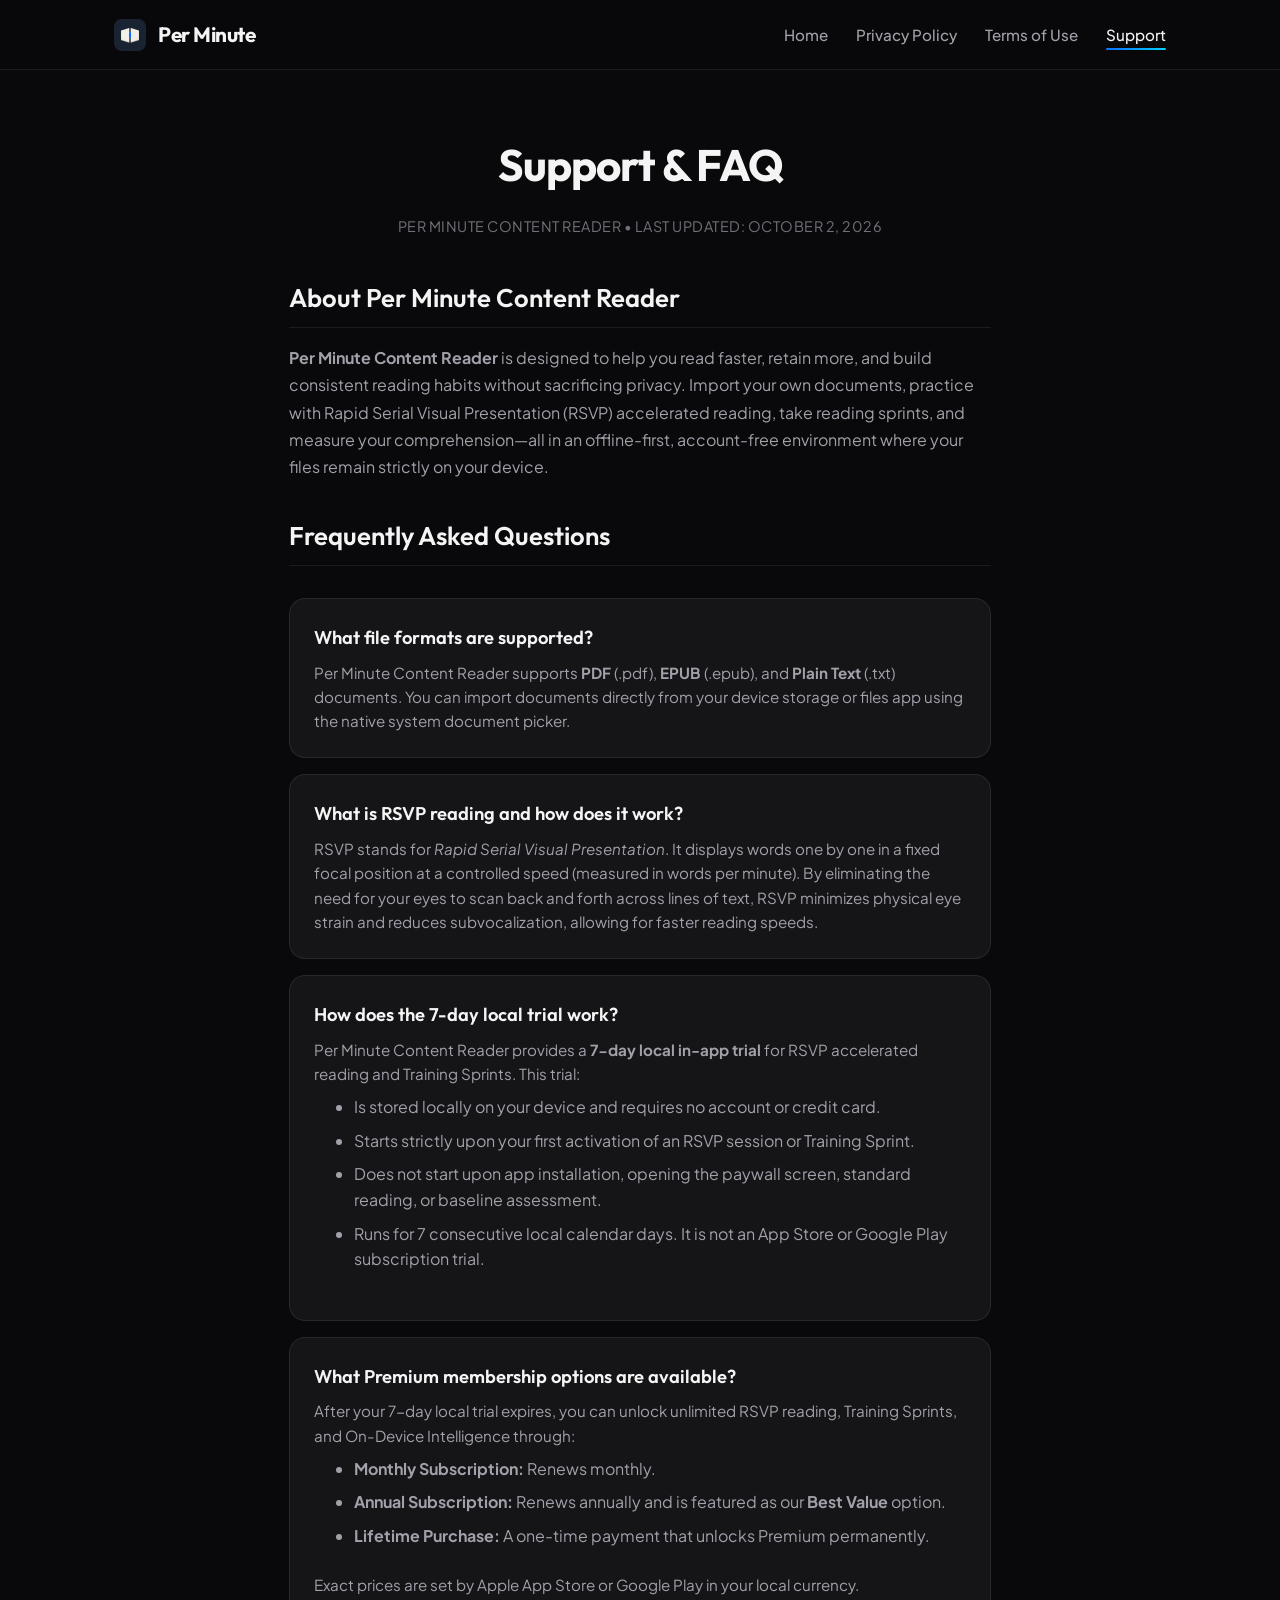
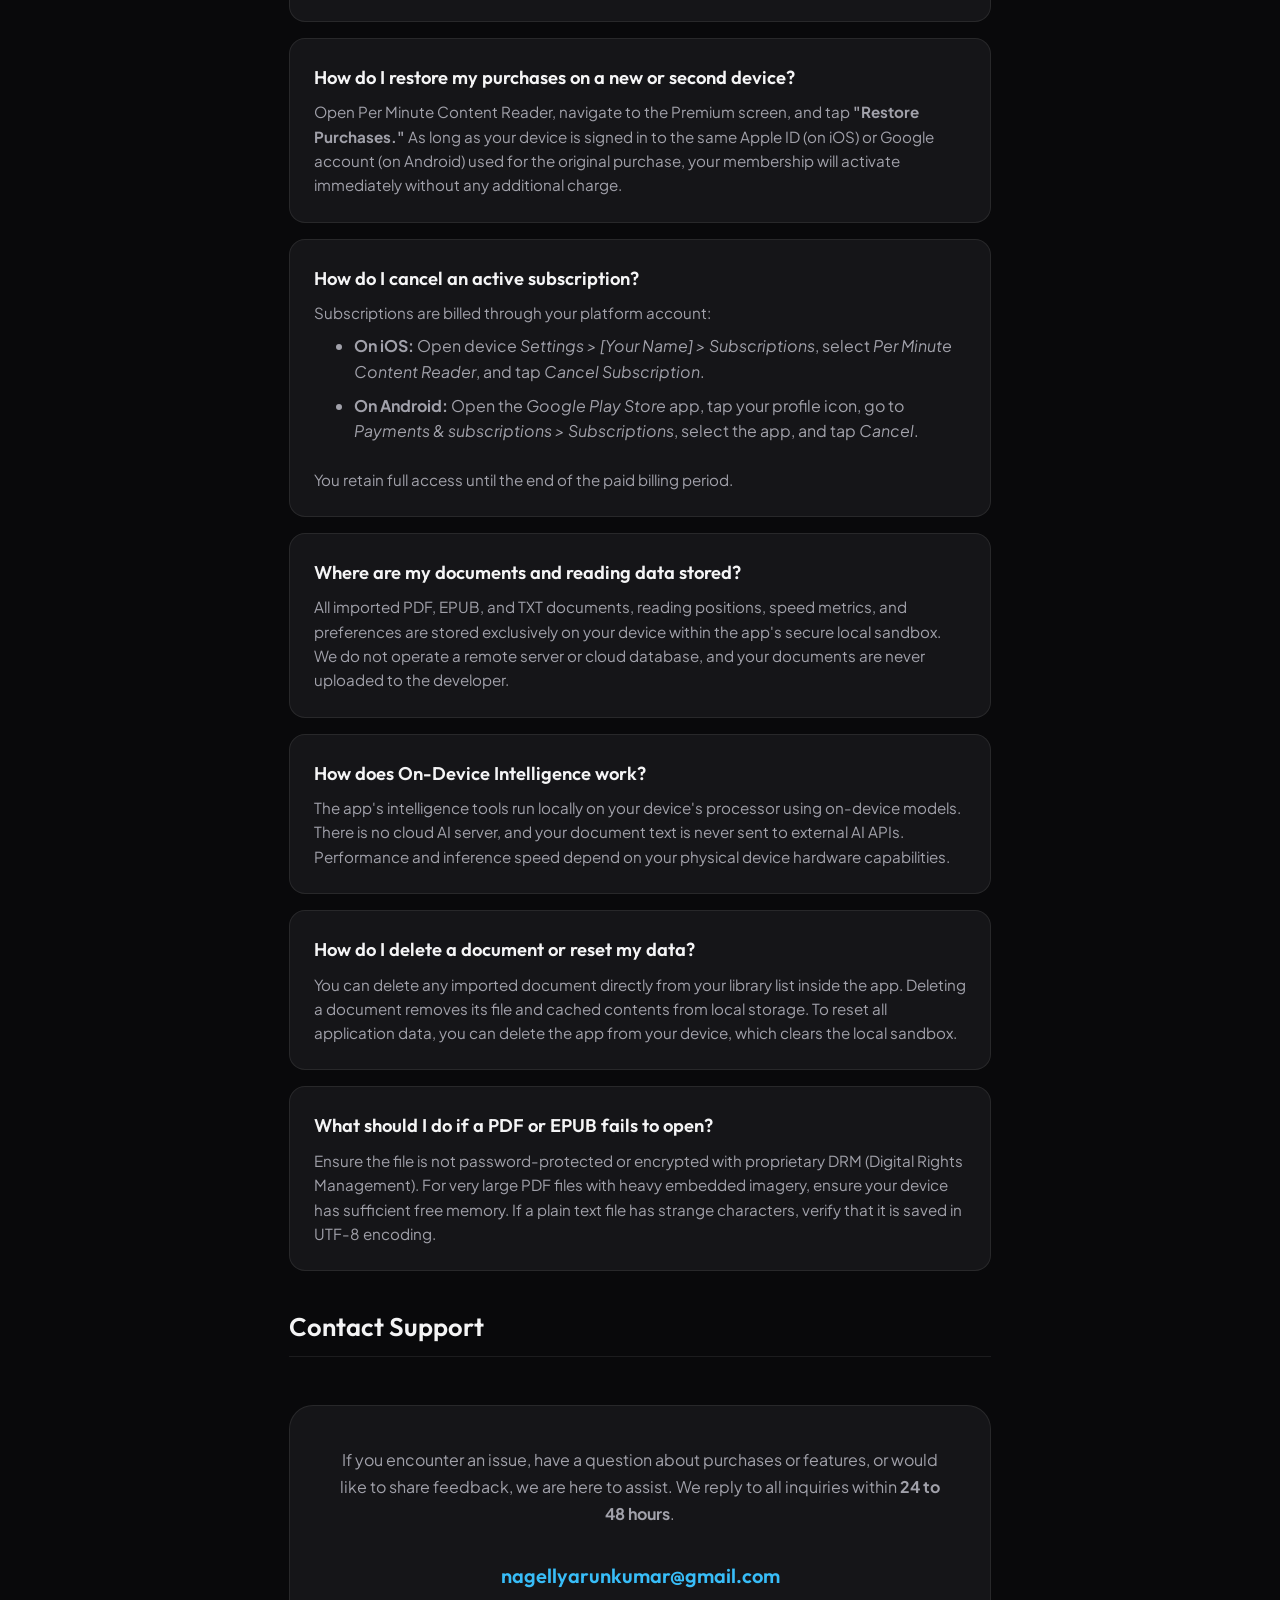
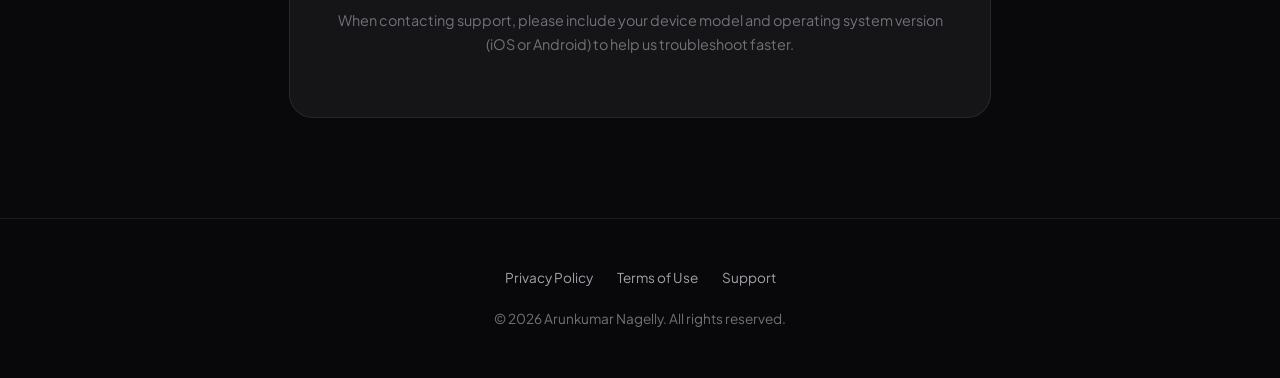
<file: perminute/support.html>
<!DOCTYPE html>
<html lang="en">
<head>
    <meta charset="UTF-8">
    <meta name="viewport" content="width=device-width, initial-scale=1.0">
    <title>Support & FAQ - Per Minute Content Reader</title>
    <meta name="description" content="Get help with Per Minute Content Reader. Find answers to common questions about document imports, RSVP speed reading, local trials, and purchases.">
    <!-- OpenGraph Tags -->
    <meta property="og:title" content="Support & FAQ - Per Minute Content Reader">
    <meta property="og:description" content="Get help with Per Minute Content Reader. Find answers to common questions about document imports, RSVP speed reading, local trials, and purchases.">
    <meta property="og:type" content="website">
    
    <link rel="stylesheet" href="../styles.css">
</head>
<body>
    <header>
        <div class="container nav-container">
            <a href="../index.html" class="logo-link">
                <img src="assets/logo.png" alt="Per Minute Logo" style="width: 32px; height: 32px; border-radius: 8px; object-fit: cover;">
                <span>Per Minute</span>
            </a>
            <ul class="nav-links perminute-nav">
                <li><a href="index.html">Home</a></li>
                <li><a href="privacy.html">Privacy Policy</a></li>
                <li><a href="terms.html">Terms of Use</a></li>
                <li><a href="support.html" class="active">Support</a></li>
            </ul>
        </div>
    </header>

    <main class="container doc-layout">
        <div class="doc-header">
            <h1 class="doc-title">Support & FAQ</h1>
            <span class="doc-date">Per Minute Content Reader • Last Updated: October 2, 2026</span>
        </div>

        <div class="doc-content">
            <h2>About Per Minute Content Reader</h2>
            <p><strong>Per Minute Content Reader</strong> is designed to help you read faster, retain more, and build consistent reading habits without sacrificing privacy. Import your own documents, practice with Rapid Serial Visual Presentation (RSVP) accelerated reading, take reading sprints, and measure your comprehension—all in an offline-first, account-free environment where your files remain strictly on your device.</p>

            <h2>Frequently Asked Questions</h2>
            <div class="faq-container">
                <!-- FAQ 1 -->
                <div class="faq-item">
                    <div class="faq-question">What file formats are supported?</div>
                    <div class="faq-answer">
                        Per Minute Content Reader supports <strong>PDF</strong> (.pdf), <strong>EPUB</strong> (.epub), and <strong>Plain Text</strong> (.txt) documents. You can import documents directly from your device storage or files app using the native system document picker.
                    </div>
                </div>

                <!-- FAQ 2 -->
                <div class="faq-item">
                    <div class="faq-question">What is RSVP reading and how does it work?</div>
                    <div class="faq-answer">
                        RSVP stands for <em>Rapid Serial Visual Presentation</em>. It displays words one by one in a fixed focal position at a controlled speed (measured in words per minute). By eliminating the need for your eyes to scan back and forth across lines of text, RSVP minimizes physical eye strain and reduces subvocalization, allowing for faster reading speeds.
                    </div>
                </div>

                <!-- FAQ 3 -->
                <div class="faq-item">
                    <div class="faq-question">How does the 7-day local trial work?</div>
                    <div class="faq-answer">
                        Per Minute Content Reader provides a <strong>7-day local in-app trial</strong> for RSVP accelerated reading and Training Sprints. This trial:
                        <ul style="margin-top: 8px; margin-left: 20px;">
                            <li>Is stored locally on your device and requires no account or credit card.</li>
                            <li>Starts strictly upon your first activation of an RSVP session or Training Sprint.</li>
                            <li>Does not start upon app installation, opening the paywall screen, standard reading, or baseline assessment.</li>
                            <li>Runs for 7 consecutive local calendar days. It is not an App Store or Google Play subscription trial.</li>
                        </ul>
                    </div>
                </div>

                <!-- FAQ 4 -->
                <div class="faq-item">
                    <div class="faq-question">What Premium membership options are available?</div>
                    <div class="faq-answer">
                        After your 7-day local trial expires, you can unlock unlimited RSVP reading, Training Sprints, and On-Device Intelligence through:
                        <ul style="margin-top: 8px; margin-left: 20px;">
                            <li><strong>Monthly Subscription:</strong> Renews monthly.</li>
                            <li><strong>Annual Subscription:</strong> Renews annually and is featured as our <strong>Best Value</strong> option.</li>
                            <li><strong>Lifetime Purchase:</strong> A one-time payment that unlocks Premium permanently.</li>
                        </ul>
                        Exact prices are set by Apple App Store or Google Play in your local currency.
                    </div>
                </div>

                <!-- FAQ 5 -->
                <div class="faq-item">
                    <div class="faq-question">How do I restore my purchases on a new or second device?</div>
                    <div class="faq-answer">
                        Open Per Minute Content Reader, navigate to the Premium screen, and tap <strong>"Restore Purchases."</strong> As long as your device is signed in to the same Apple ID (on iOS) or Google account (on Android) used for the original purchase, your membership will activate immediately without any additional charge.
                    </div>
                </div>

                <!-- FAQ 6 -->
                <div class="faq-item">
                    <div class="faq-question">How do I cancel an active subscription?</div>
                    <div class="faq-answer">
                        Subscriptions are billed through your platform account:
                        <ul style="margin-top: 8px; margin-left: 20px;">
                            <li><strong>On iOS:</strong> Open device <em>Settings &gt; [Your Name] &gt; Subscriptions</em>, select <em>Per Minute Content Reader</em>, and tap <em>Cancel Subscription</em>.</li>
                            <li><strong>On Android:</strong> Open the <em>Google Play Store</em> app, tap your profile icon, go to <em>Payments &amp; subscriptions &gt; Subscriptions</em>, select the app, and tap <em>Cancel</em>.</li>
                        </ul>
                        You retain full access until the end of the paid billing period.
                    </div>
                </div>

                <!-- FAQ 7 -->
                <div class="faq-item">
                    <div class="faq-question">Where are my documents and reading data stored?</div>
                    <div class="faq-answer">
                        All imported PDF, EPUB, and TXT documents, reading positions, speed metrics, and preferences are stored exclusively on your device within the app's secure local sandbox. We do not operate a remote server or cloud database, and your documents are never uploaded to the developer.
                    </div>
                </div>

                <!-- FAQ 8 -->
                <div class="faq-item">
                    <div class="faq-question">How does On-Device Intelligence work?</div>
                    <div class="faq-answer">
                        The app's intelligence tools run locally on your device's processor using on-device models. There is no cloud AI server, and your document text is never sent to external AI APIs. Performance and inference speed depend on your physical device hardware capabilities.
                    </div>
                </div>

                <!-- FAQ 9 -->
                <div class="faq-item">
                    <div class="faq-question">How do I delete a document or reset my data?</div>
                    <div class="faq-answer">
                        You can delete any imported document directly from your library list inside the app. Deleting a document removes its file and cached contents from local storage. To reset all application data, you can delete the app from your device, which clears the local sandbox.
                    </div>
                </div>

                <!-- FAQ 10 -->
                <div class="faq-item">
                    <div class="faq-question">What should I do if a PDF or EPUB fails to open?</div>
                    <div class="faq-answer">
                        Ensure the file is not password-protected or encrypted with proprietary DRM (Digital Rights Management). For very large PDF files with heavy embedded imagery, ensure your device has sufficient free memory. If a plain text file has strange characters, verify that it is saved in UTF-8 encoding.
                    </div>
                </div>
            </div>

            <h2>Contact Support</h2>
            <div class="contact-block">
                <p>If you encounter an issue, have a question about purchases or features, or would like to share feedback, we are here to assist. We reply to all inquiries within <strong>24 to 48 hours</strong>.</p>
                <span class="contact-email" style="color: #38bdf8;">nagellyarunkumar@gmail.com</span>
                <p style="margin-top: 16px; font-size: 0.9rem; color: var(--text-muted);">
                    When contacting support, please include your device model and operating system version (iOS or Android) to help us troubleshoot faster.
                </p>
            </div>
        </div>
    </main>

    <footer>
        <div class="container">
            <div class="footer-nav">
                <a href="privacy.html">Privacy Policy</a>
                <a href="terms.html">Terms of Use</a>
                <a href="support.html">Support</a>
            </div>
            <p>&copy; 2026 Arunkumar Nagelly. All rights reserved.</p>
        </div>
    </footer>
</body>
</html>
</file>
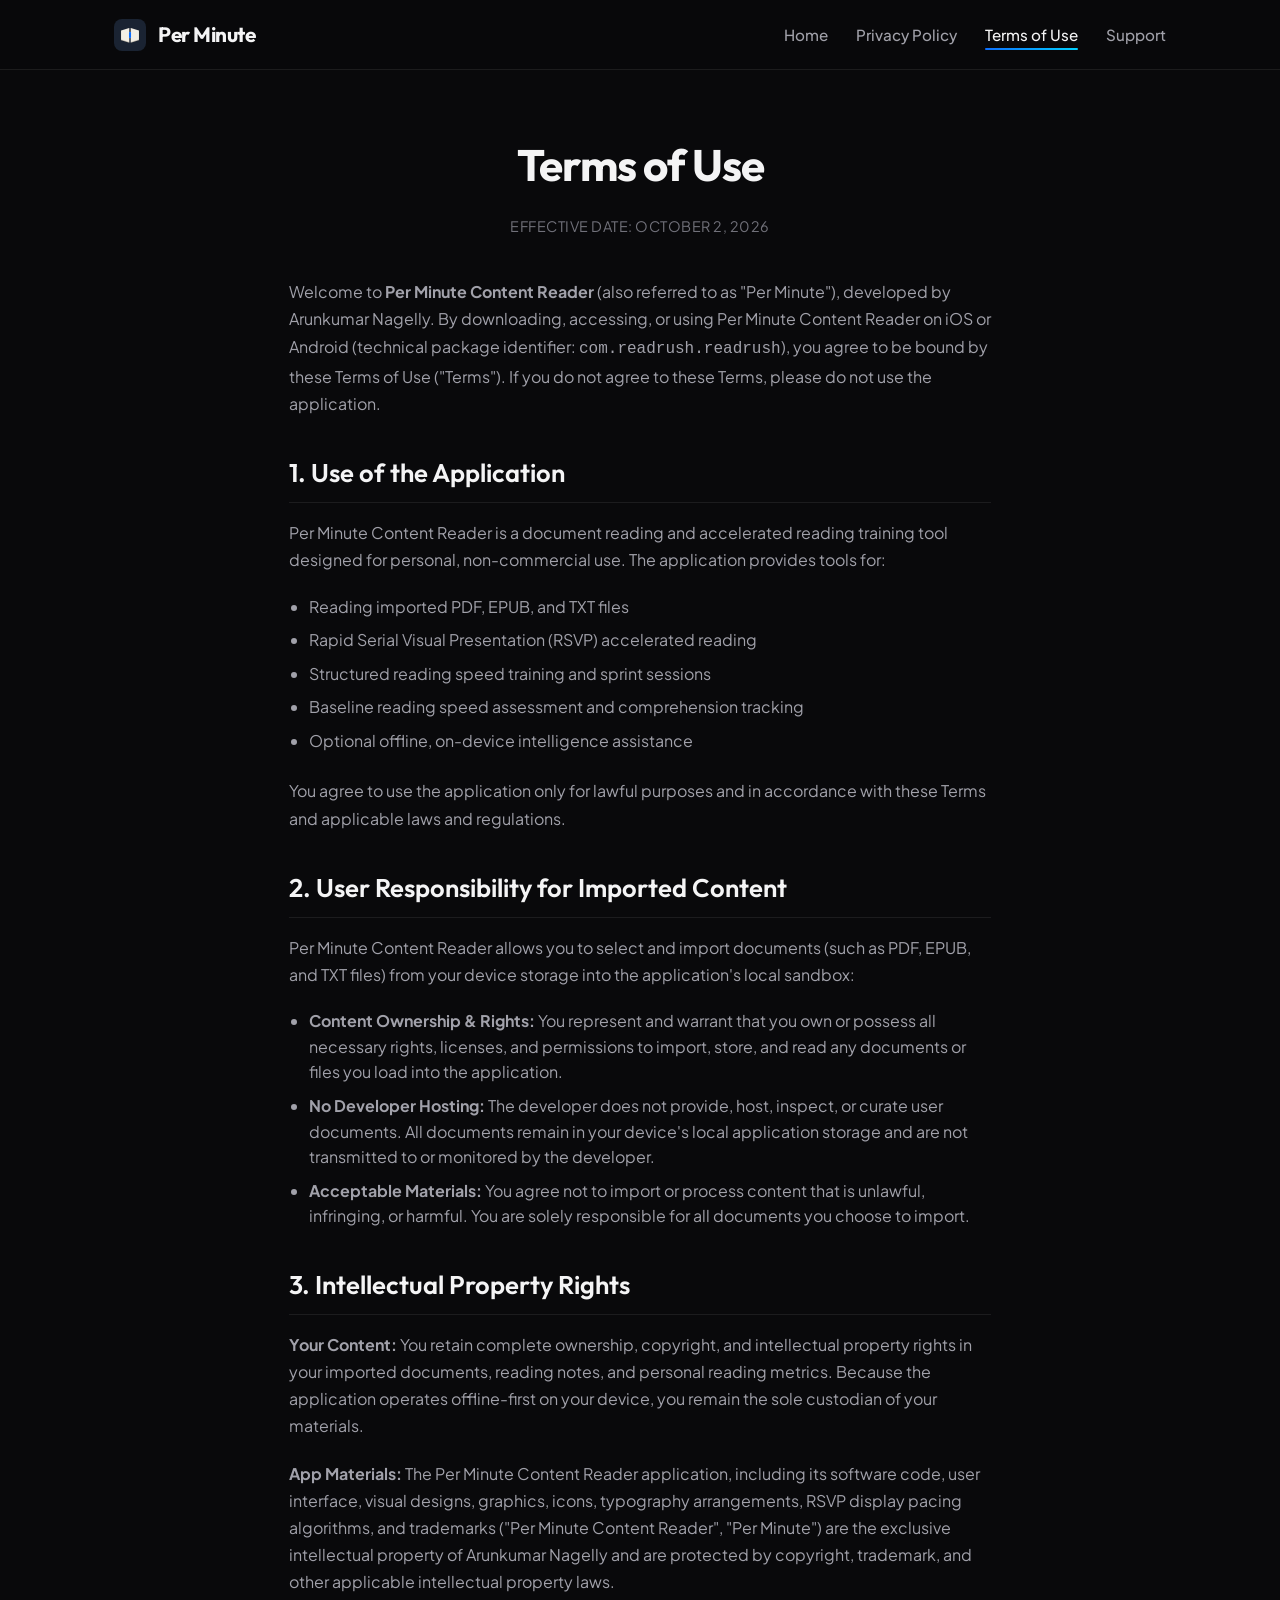
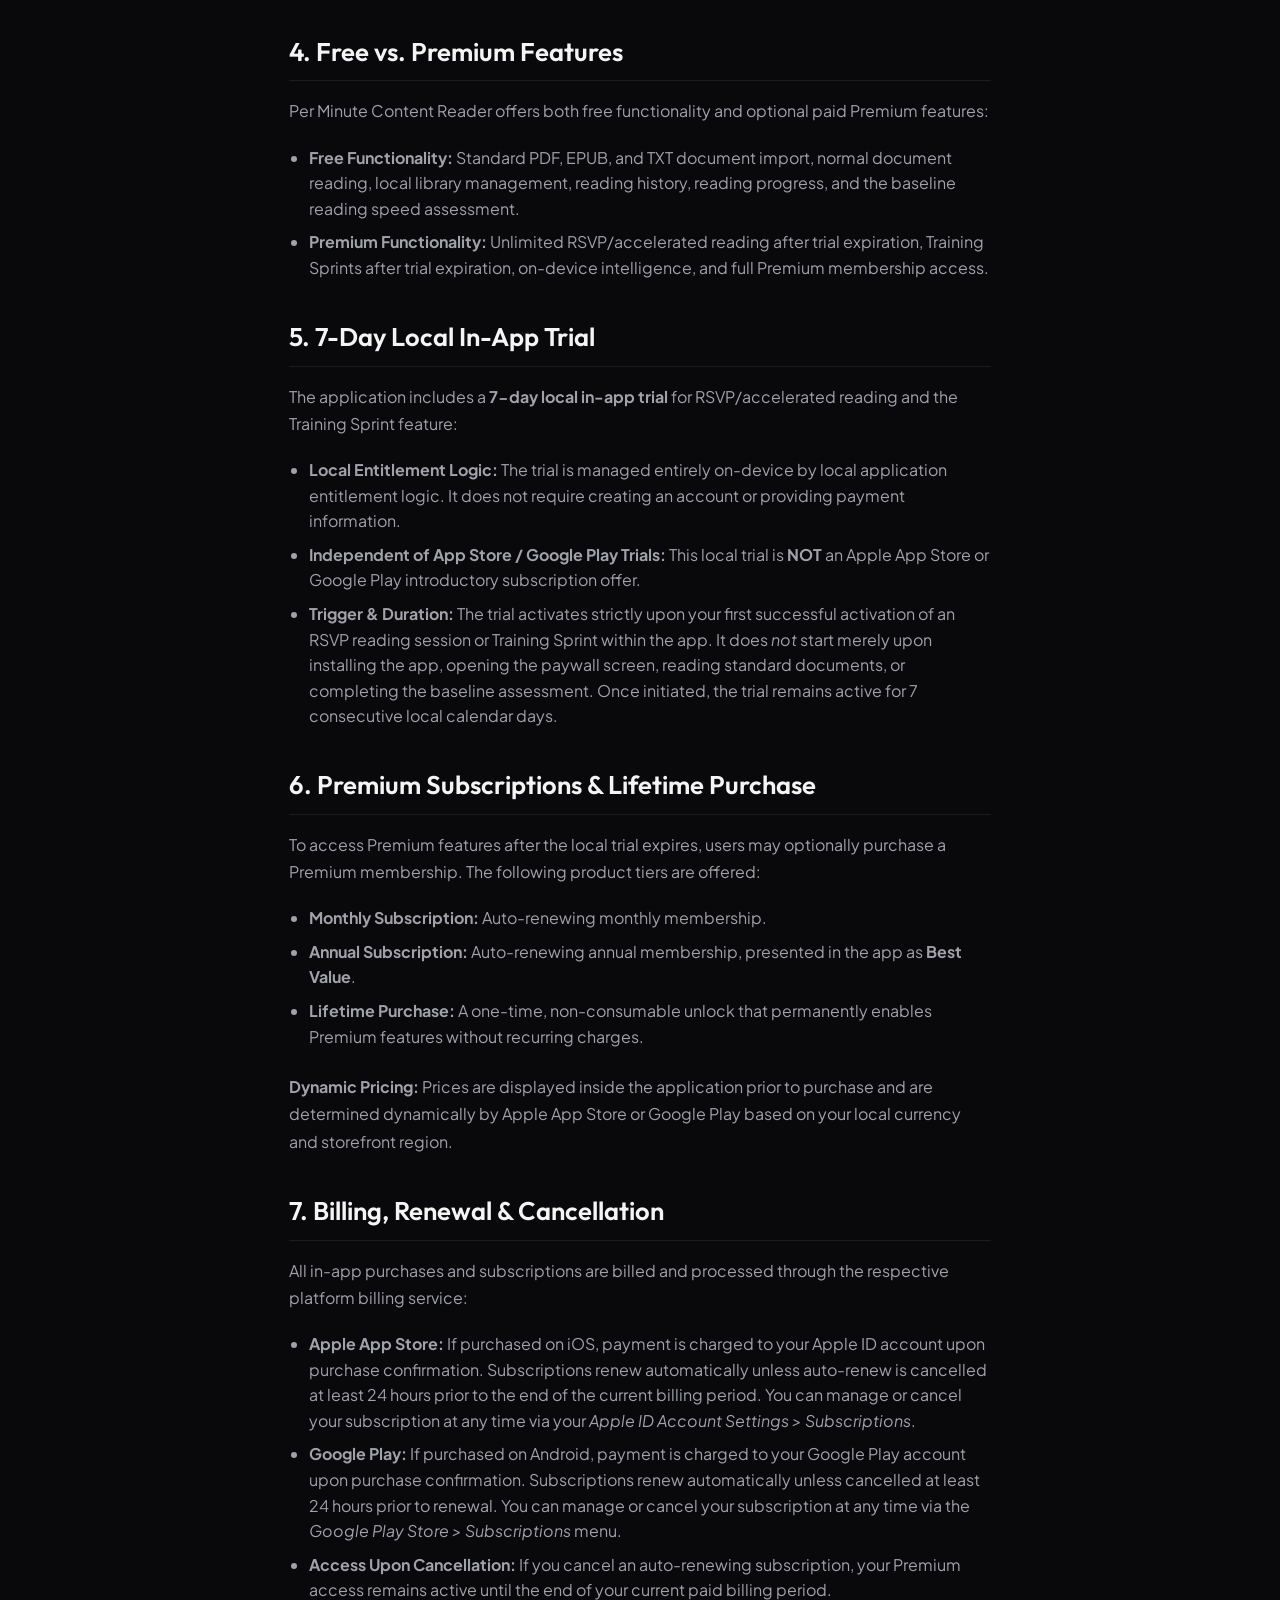
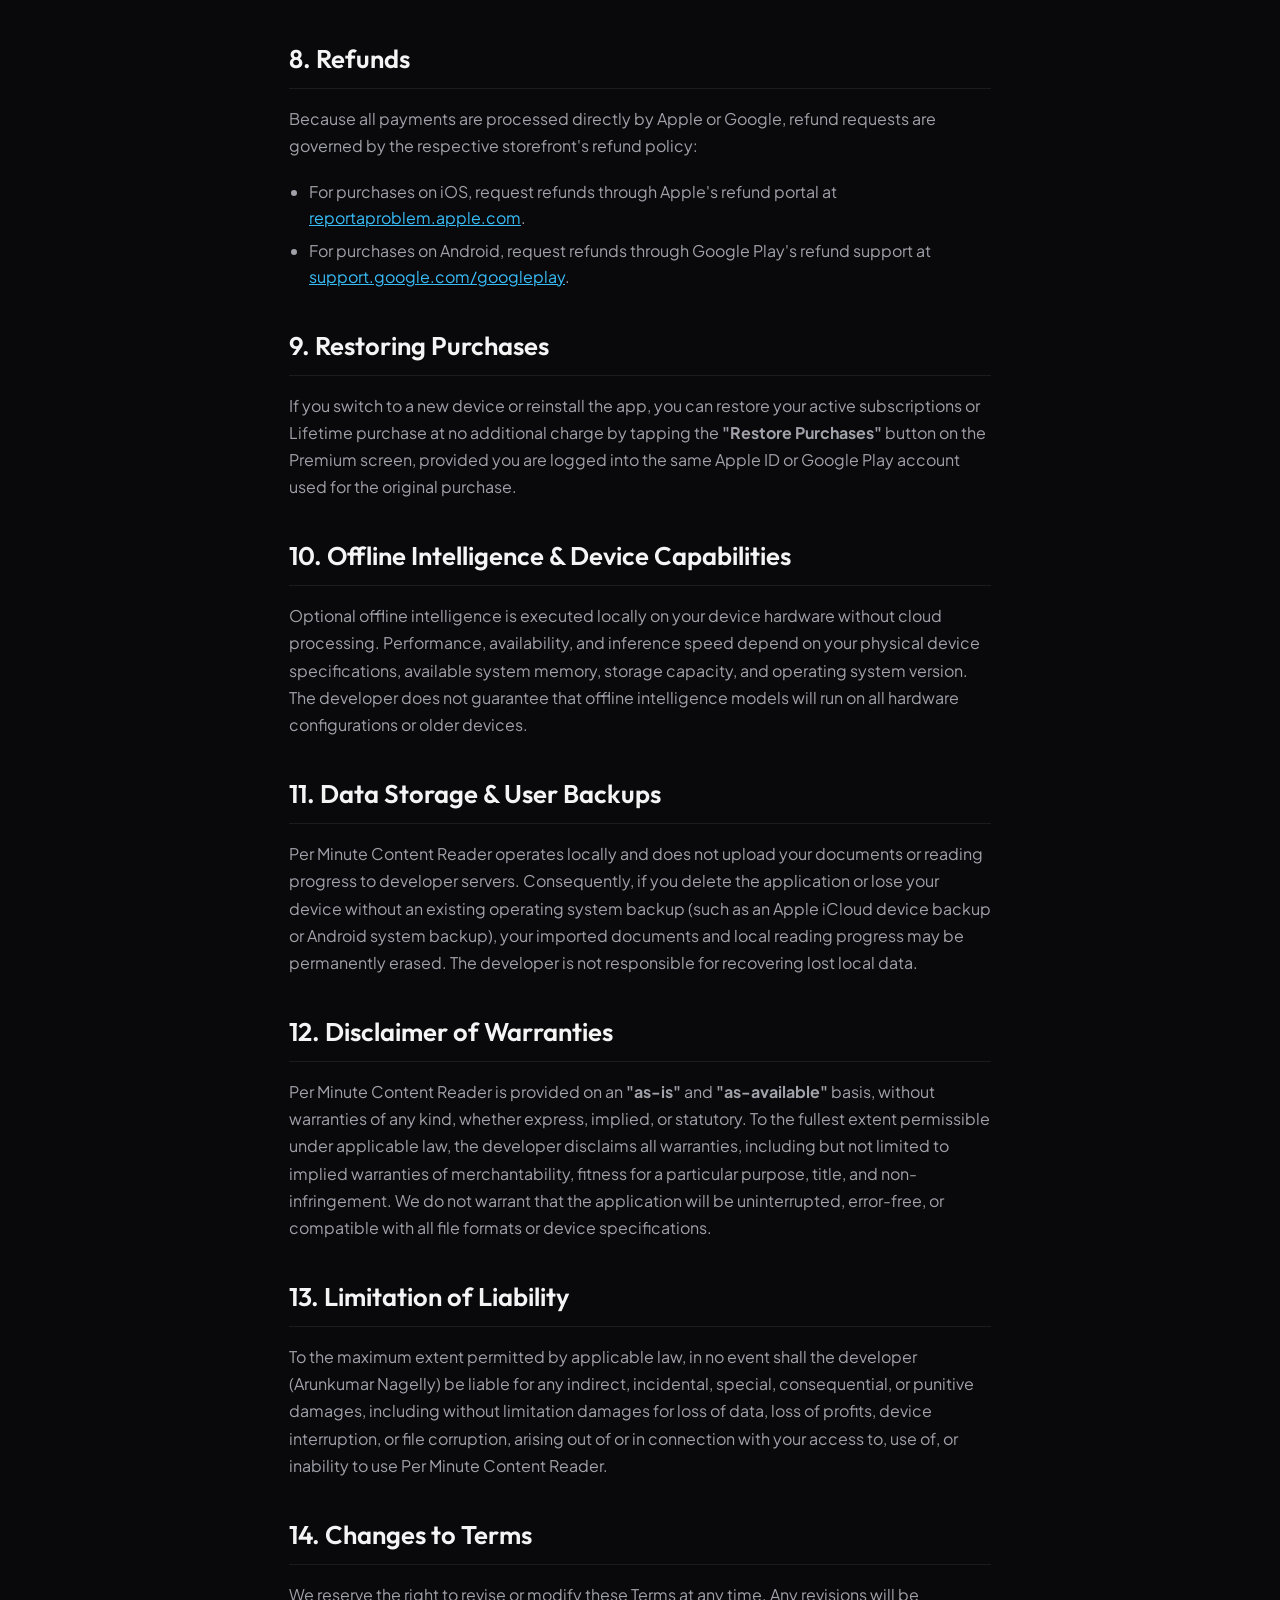
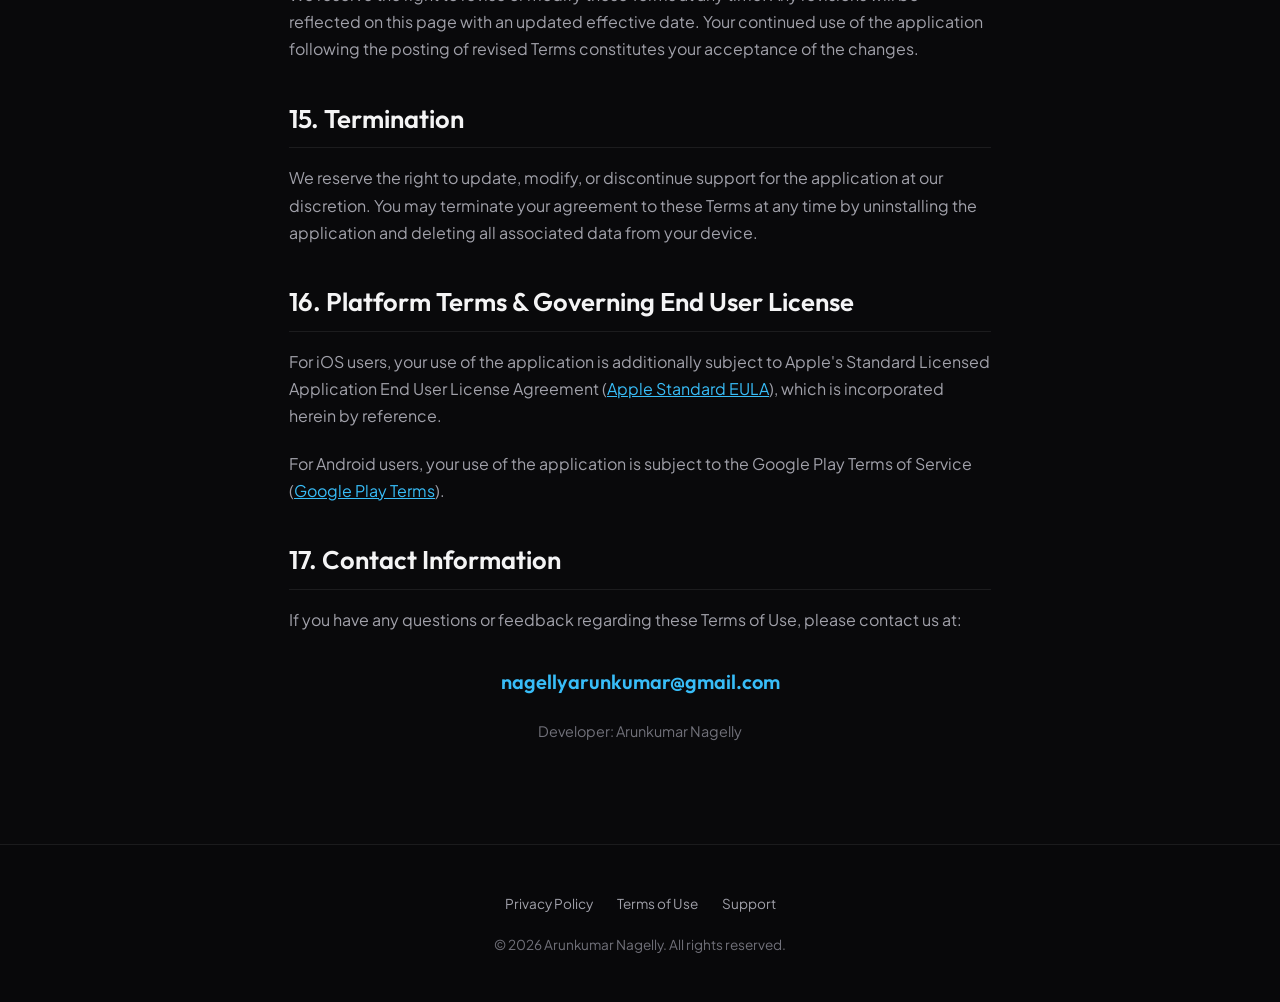
<file: perminute/terms.html>
<!DOCTYPE html>
<html lang="en">
<head>
    <meta charset="UTF-8">
    <meta name="viewport" content="width=device-width, initial-scale=1.0">
    <title>Terms of Use - Per Minute Content Reader</title>
    <meta name="description" content="Terms of Use for Per Minute Content Reader. Review the terms governing application usage, subscriptions, local trials, and lifetime purchases.">
    <!-- OpenGraph Tags -->
    <meta property="og:title" content="Terms of Use - Per Minute Content Reader">
    <meta property="og:description" content="Terms of Use for Per Minute Content Reader. Review the terms governing application usage, subscriptions, local trials, and lifetime purchases.">
    <meta property="og:type" content="website">
    
    <link rel="stylesheet" href="../styles.css">
</head>
<body>
    <header>
        <div class="container nav-container">
            <a href="../index.html" class="logo-link">
                <img src="assets/logo.png" alt="Per Minute Logo" style="width: 32px; height: 32px; border-radius: 8px; object-fit: cover;">
                <span>Per Minute</span>
            </a>
            <ul class="nav-links perminute-nav">
                <li><a href="index.html">Home</a></li>
                <li><a href="privacy.html">Privacy Policy</a></li>
                <li><a href="terms.html" class="active">Terms of Use</a></li>
                <li><a href="support.html">Support</a></li>
            </ul>
        </div>
    </header>

    <main class="container doc-layout">
        <div class="doc-header">
            <h1 class="doc-title">Terms of Use</h1>
            <span class="doc-date">Effective Date: October 2, 2026</span>
        </div>

        <div class="doc-content">
            <p>Welcome to <strong>Per Minute Content Reader</strong> (also referred to as "Per Minute"), developed by Arunkumar Nagelly. By downloading, accessing, or using Per Minute Content Reader on iOS or Android (technical package identifier: <code>com.readrush.readrush</code>), you agree to be bound by these Terms of Use ("Terms"). If you do not agree to these Terms, please do not use the application.</p>

            <h2>1. Use of the Application</h2>
            <p>Per Minute Content Reader is a document reading and accelerated reading training tool designed for personal, non-commercial use. The application provides tools for:</p>
            <ul>
                <li>Reading imported PDF, EPUB, and TXT files</li>
                <li>Rapid Serial Visual Presentation (RSVP) accelerated reading</li>
                <li>Structured reading speed training and sprint sessions</li>
                <li>Baseline reading speed assessment and comprehension tracking</li>
                <li>Optional offline, on-device intelligence assistance</li>
            </ul>
            <p>You agree to use the application only for lawful purposes and in accordance with these Terms and applicable laws and regulations.</p>

            <h2>2. User Responsibility for Imported Content</h2>
            <p>Per Minute Content Reader allows you to select and import documents (such as PDF, EPUB, and TXT files) from your device storage into the application's local sandbox:</p>
            <ul>
                <li><strong>Content Ownership & Rights:</strong> You represent and warrant that you own or possess all necessary rights, licenses, and permissions to import, store, and read any documents or files you load into the application.</li>
                <li><strong>No Developer Hosting:</strong> The developer does not provide, host, inspect, or curate user documents. All documents remain in your device's local application storage and are not transmitted to or monitored by the developer.</li>
                <li><strong>Acceptable Materials:</strong> You agree not to import or process content that is unlawful, infringing, or harmful. You are solely responsible for all documents you choose to import.</li>
            </ul>

            <h2>3. Intellectual Property Rights</h2>
            <p><strong>Your Content:</strong> You retain complete ownership, copyright, and intellectual property rights in your imported documents, reading notes, and personal reading metrics. Because the application operates offline-first on your device, you remain the sole custodian of your materials.</p>
            <p><strong>App Materials:</strong> The Per Minute Content Reader application, including its software code, user interface, visual designs, graphics, icons, typography arrangements, RSVP display pacing algorithms, and trademarks ("Per Minute Content Reader", "Per Minute") are the exclusive intellectual property of Arunkumar Nagelly and are protected by copyright, trademark, and other applicable intellectual property laws.</p>

            <h2>4. Free vs. Premium Features</h2>
            <p>Per Minute Content Reader offers both free functionality and optional paid Premium features:</p>
            <ul>
                <li><strong>Free Functionality:</strong> Standard PDF, EPUB, and TXT document import, normal document reading, local library management, reading history, reading progress, and the baseline reading speed assessment.</li>
                <li><strong>Premium Functionality:</strong> Unlimited RSVP/accelerated reading after trial expiration, Training Sprints after trial expiration, on-device intelligence, and full Premium membership access.</li>
            </ul>

            <h2>5. 7-Day Local In-App Trial</h2>
            <p>The application includes a <strong>7-day local in-app trial</strong> for RSVP/accelerated reading and the Training Sprint feature:</p>
            <ul>
                <li><strong>Local Entitlement Logic:</strong> The trial is managed entirely on-device by local application entitlement logic. It does not require creating an account or providing payment information.</li>
                <li><strong>Independent of App Store / Google Play Trials:</strong> This local trial is <strong>NOT</strong> an Apple App Store or Google Play introductory subscription offer.</li>
                <li><strong>Trigger & Duration:</strong> The trial activates strictly upon your first successful activation of an RSVP reading session or Training Sprint within the app. It does <em>not</em> start merely upon installing the app, opening the paywall screen, reading standard documents, or completing the baseline assessment. Once initiated, the trial remains active for 7 consecutive local calendar days.</li>
            </ul>

            <h2>6. Premium Subscriptions & Lifetime Purchase</h2>
            <p>To access Premium features after the local trial expires, users may optionally purchase a Premium membership. The following product tiers are offered:</p>
            <ul>
                <li><strong>Monthly Subscription:</strong> Auto-renewing monthly membership.</li>
                <li><strong>Annual Subscription:</strong> Auto-renewing annual membership, presented in the app as <strong>Best Value</strong>.</li>
                <li><strong>Lifetime Purchase:</strong> A one-time, non-consumable unlock that permanently enables Premium features without recurring charges.</li>
            </ul>
            <p><strong>Dynamic Pricing:</strong> Prices are displayed inside the application prior to purchase and are determined dynamically by Apple App Store or Google Play based on your local currency and storefront region.</p>

            <h2>7. Billing, Renewal & Cancellation</h2>
            <p>All in-app purchases and subscriptions are billed and processed through the respective platform billing service:</p>
            <ul>
                <li><strong>Apple App Store:</strong> If purchased on iOS, payment is charged to your Apple ID account upon purchase confirmation. Subscriptions renew automatically unless auto-renew is cancelled at least 24 hours prior to the end of the current billing period. You can manage or cancel your subscription at any time via your <em>Apple ID Account Settings &gt; Subscriptions</em>.</li>
                <li><strong>Google Play:</strong> If purchased on Android, payment is charged to your Google Play account upon purchase confirmation. Subscriptions renew automatically unless cancelled at least 24 hours prior to renewal. You can manage or cancel your subscription at any time via the <em>Google Play Store &gt; Subscriptions</em> menu.</li>
                <li><strong>Access Upon Cancellation:</strong> If you cancel an auto-renewing subscription, your Premium access remains active until the end of your current paid billing period.</li>
            </ul>

            <h2>8. Refunds</h2>
            <p>Because all payments are processed directly by Apple or Google, refund requests are governed by the respective storefront's refund policy:</p>
            <ul>
                <li>For purchases on iOS, request refunds through Apple's refund portal at <a href="https://reportaproblem.apple.com/" target="_blank" style="color: #38bdf8; text-decoration: underline;">reportaproblem.apple.com</a>.</li>
                <li>For purchases on Android, request refunds through Google Play's refund support at <a href="https://support.google.com/googleplay/answer/2479637" target="_blank" style="color: #38bdf8; text-decoration: underline;">support.google.com/googleplay</a>.</li>
            </ul>

            <h2>9. Restoring Purchases</h2>
            <p>If you switch to a new device or reinstall the app, you can restore your active subscriptions or Lifetime purchase at no additional charge by tapping the <strong>"Restore Purchases"</strong> button on the Premium screen, provided you are logged into the same Apple ID or Google Play account used for the original purchase.</p>

            <h2>10. Offline Intelligence & Device Capabilities</h2>
            <p>Optional offline intelligence is executed locally on your device hardware without cloud processing. Performance, availability, and inference speed depend on your physical device specifications, available system memory, storage capacity, and operating system version. The developer does not guarantee that offline intelligence models will run on all hardware configurations or older devices.</p>

            <h2>11. Data Storage & User Backups</h2>
            <p>Per Minute Content Reader operates locally and does not upload your documents or reading progress to developer servers. Consequently, if you delete the application or lose your device without an existing operating system backup (such as an Apple iCloud device backup or Android system backup), your imported documents and local reading progress may be permanently erased. The developer is not responsible for recovering lost local data.</p>

            <h2>12. Disclaimer of Warranties</h2>
            <p>Per Minute Content Reader is provided on an <strong>"as-is"</strong> and <strong>"as-available"</strong> basis, without warranties of any kind, whether express, implied, or statutory. To the fullest extent permissible under applicable law, the developer disclaims all warranties, including but not limited to implied warranties of merchantability, fitness for a particular purpose, title, and non-infringement. We do not warrant that the application will be uninterrupted, error-free, or compatible with all file formats or device specifications.</p>

            <h2>13. Limitation of Liability</h2>
            <p>To the maximum extent permitted by applicable law, in no event shall the developer (Arunkumar Nagelly) be liable for any indirect, incidental, special, consequential, or punitive damages, including without limitation damages for loss of data, loss of profits, device interruption, or file corruption, arising out of or in connection with your access to, use of, or inability to use Per Minute Content Reader.</p>

            <h2>14. Changes to Terms</h2>
            <p>We reserve the right to revise or modify these Terms at any time. Any revisions will be reflected on this page with an updated effective date. Your continued use of the application following the posting of revised Terms constitutes your acceptance of the changes.</p>

            <h2>15. Termination</h2>
            <p>We reserve the right to update, modify, or discontinue support for the application at our discretion. You may terminate your agreement to these Terms at any time by uninstalling the application and deleting all associated data from your device.</p>

            <h2>16. Platform Terms & Governing End User License</h2>
            <p>For iOS users, your use of the application is additionally subject to Apple's Standard Licensed Application End User License Agreement (<a href="https://www.apple.com/legal/internet-services/itunes/dev/stdeula/" target="_blank" style="color: #38bdf8; text-decoration: underline;">Apple Standard EULA</a>), which is incorporated herein by reference.</p>
            <p>For Android users, your use of the application is subject to the Google Play Terms of Service (<a href="https://play.google.com/intl/en_us/about/play-terms/" target="_blank" style="color: #38bdf8; text-decoration: underline;">Google Play Terms</a>).</p>

            <h2>17. Contact Information</h2>
            <p>If you have any questions or feedback regarding these Terms of Use, please contact us at:</p>
            <p style="text-align: center; margin-top: 10px; margin-bottom: 20px;">
                <span class="contact-email" style="color: #38bdf8;">nagellyarunkumar@gmail.com</span>
            </p>
            <p style="text-align: center; color: var(--text-muted); font-size: 0.9rem;">
                Developer: Arunkumar Nagelly
            </p>
        </div>
    </main>

    <footer>
        <div class="container">
            <div class="footer-nav">
                <a href="privacy.html">Privacy Policy</a>
                <a href="terms.html">Terms of Use</a>
                <a href="support.html">Support</a>
            </div>
            <p>&copy; 2026 Arunkumar Nagelly. All rights reserved.</p>
        </div>
    </footer>
</body>
</html>
</file>
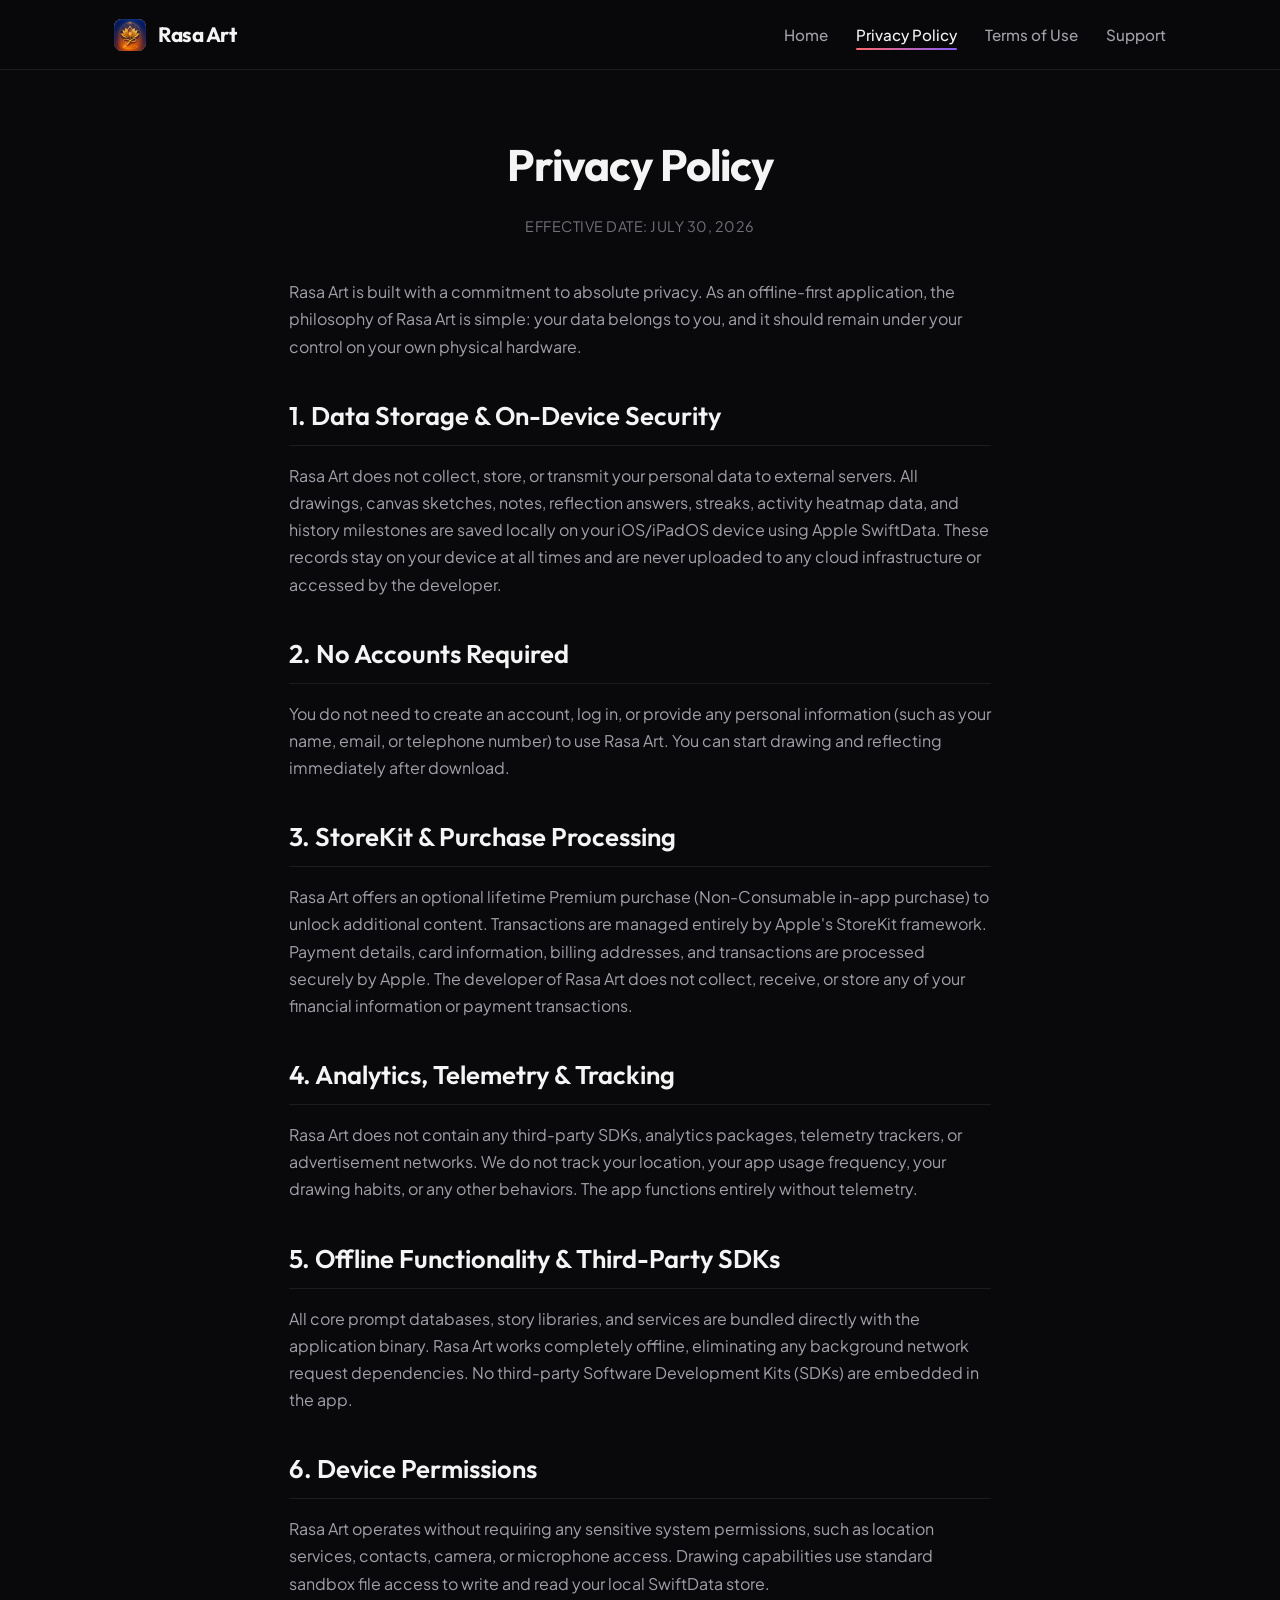
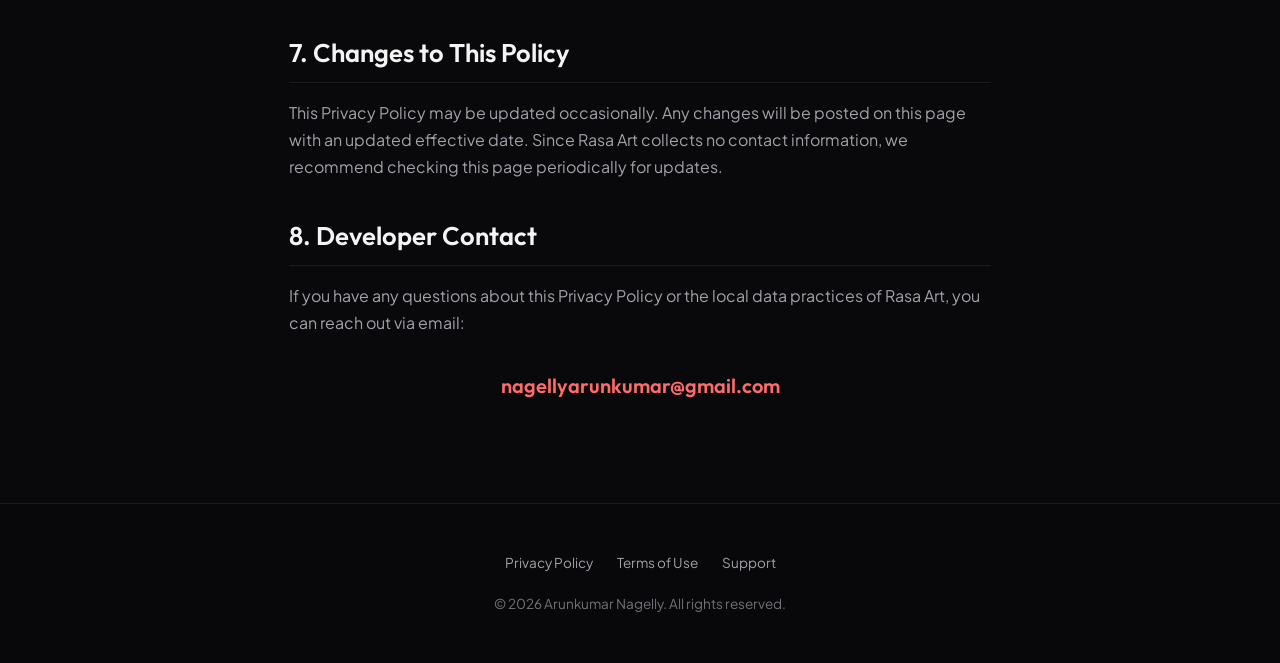
<file: rasaart/privacy.html>
<!DOCTYPE html>
<html lang="en">
<head>
    <meta charset="UTF-8">
    <meta name="viewport" content="width=device-width, initial-scale=1.0">
    <title>Privacy Policy - Rasa Art</title>
    <meta name="description" content="Privacy Policy for Rasa Art. Read about how we protect your drawing and reflection data by keeping everything entirely on your device.">
    <!-- OpenGraph Tags -->
    <meta property="og:title" content="Privacy Policy - Rasa Art">
    <meta property="og:description" content="Privacy Policy for Rasa Art. Read about how we protect your drawing and reflection data by keeping everything entirely on your device.">
    <meta property="og:type" content="website">
    
    <link rel="stylesheet" href="../styles.css">
</head>
<body>
    <header>
        <div class="container nav-container">
            <a href="../index.html" class="logo-link">
                <img src="assets/logo.png" alt="Rasa Art Logo" style="width: 32px; height: 32px; border-radius: 8px; object-fit: cover;">
                <span>Rasa Art</span>
            </a>
            <ul class="nav-links">
                <li><a href="index.html">Home</a></li>
                <li><a href="privacy.html" class="active">Privacy Policy</a></li>
                <li><a href="terms.html">Terms of Use</a></li>
                <li><a href="support.html">Support</a></li>
            </ul>
        </div>
    </header>

    <main class="container doc-layout">
        <div class="doc-header">
            <h1 class="doc-title">Privacy Policy</h1>
            <span class="doc-date">Effective Date: July 30, 2026</span>
        </div>

        <div class="doc-content">
            <p>Rasa Art is built with a commitment to absolute privacy. As an offline-first application, the philosophy of Rasa Art is simple: your data belongs to you, and it should remain under your control on your own physical hardware.</p>

            <h2>1. Data Storage & On-Device Security</h2>
            <p>Rasa Art does not collect, store, or transmit your personal data to external servers. All drawings, canvas sketches, notes, reflection answers, streaks, activity heatmap data, and history milestones are saved locally on your iOS/iPadOS device using Apple SwiftData. These records stay on your device at all times and are never uploaded to any cloud infrastructure or accessed by the developer.</p>

            <h2>2. No Accounts Required</h2>
            <p>You do not need to create an account, log in, or provide any personal information (such as your name, email, or telephone number) to use Rasa Art. You can start drawing and reflecting immediately after download.</p>

            <h2>3. StoreKit & Purchase Processing</h2>
            <p>Rasa Art offers an optional lifetime Premium purchase (Non-Consumable in-app purchase) to unlock additional content. Transactions are managed entirely by Apple's StoreKit framework. Payment details, card information, billing addresses, and transactions are processed securely by Apple. The developer of Rasa Art does not collect, receive, or store any of your financial information or payment transactions.</p>

            <h2>4. Analytics, Telemetry & Tracking</h2>
            <p>Rasa Art does not contain any third-party SDKs, analytics packages, telemetry trackers, or advertisement networks. We do not track your location, your app usage frequency, your drawing habits, or any other behaviors. The app functions entirely without telemetry.</p>

            <h2>5. Offline Functionality & Third-Party SDKs</h2>
            <p>All core prompt databases, story libraries, and services are bundled directly with the application binary. Rasa Art works completely offline, eliminating any background network request dependencies. No third-party Software Development Kits (SDKs) are embedded in the app.</p>

            <h2>6. Device Permissions</h2>
            <p>Rasa Art operates without requiring any sensitive system permissions, such as location services, contacts, camera, or microphone access. Drawing capabilities use standard sandbox file access to write and read your local SwiftData store.</p>

            <h2>7. Changes to This Policy</h2>
            <p>This Privacy Policy may be updated occasionally. Any changes will be posted on this page with an updated effective date. Since Rasa Art collects no contact information, we recommend checking this page periodically for updates.</p>

            <h2>8. Developer Contact</h2>
            <p>If you have any questions about this Privacy Policy or the local data practices of Rasa Art, you can reach out via email:</p>
            <p style="text-align: center; margin-top: 10px;">
                <span class="contact-email">nagellyarunkumar@gmail.com</span>
            </p>
        </div>
    </main>

    <footer>
        <div class="container">
            <div class="footer-nav">
                <a href="privacy.html">Privacy Policy</a>
                <a href="terms.html">Terms of Use</a>
                <a href="support.html">Support</a>
            </div>
            <p>&copy; 2026 Arunkumar Nagelly. All rights reserved.</p>
        </div>
    </footer>
</body>
</html>
</file>
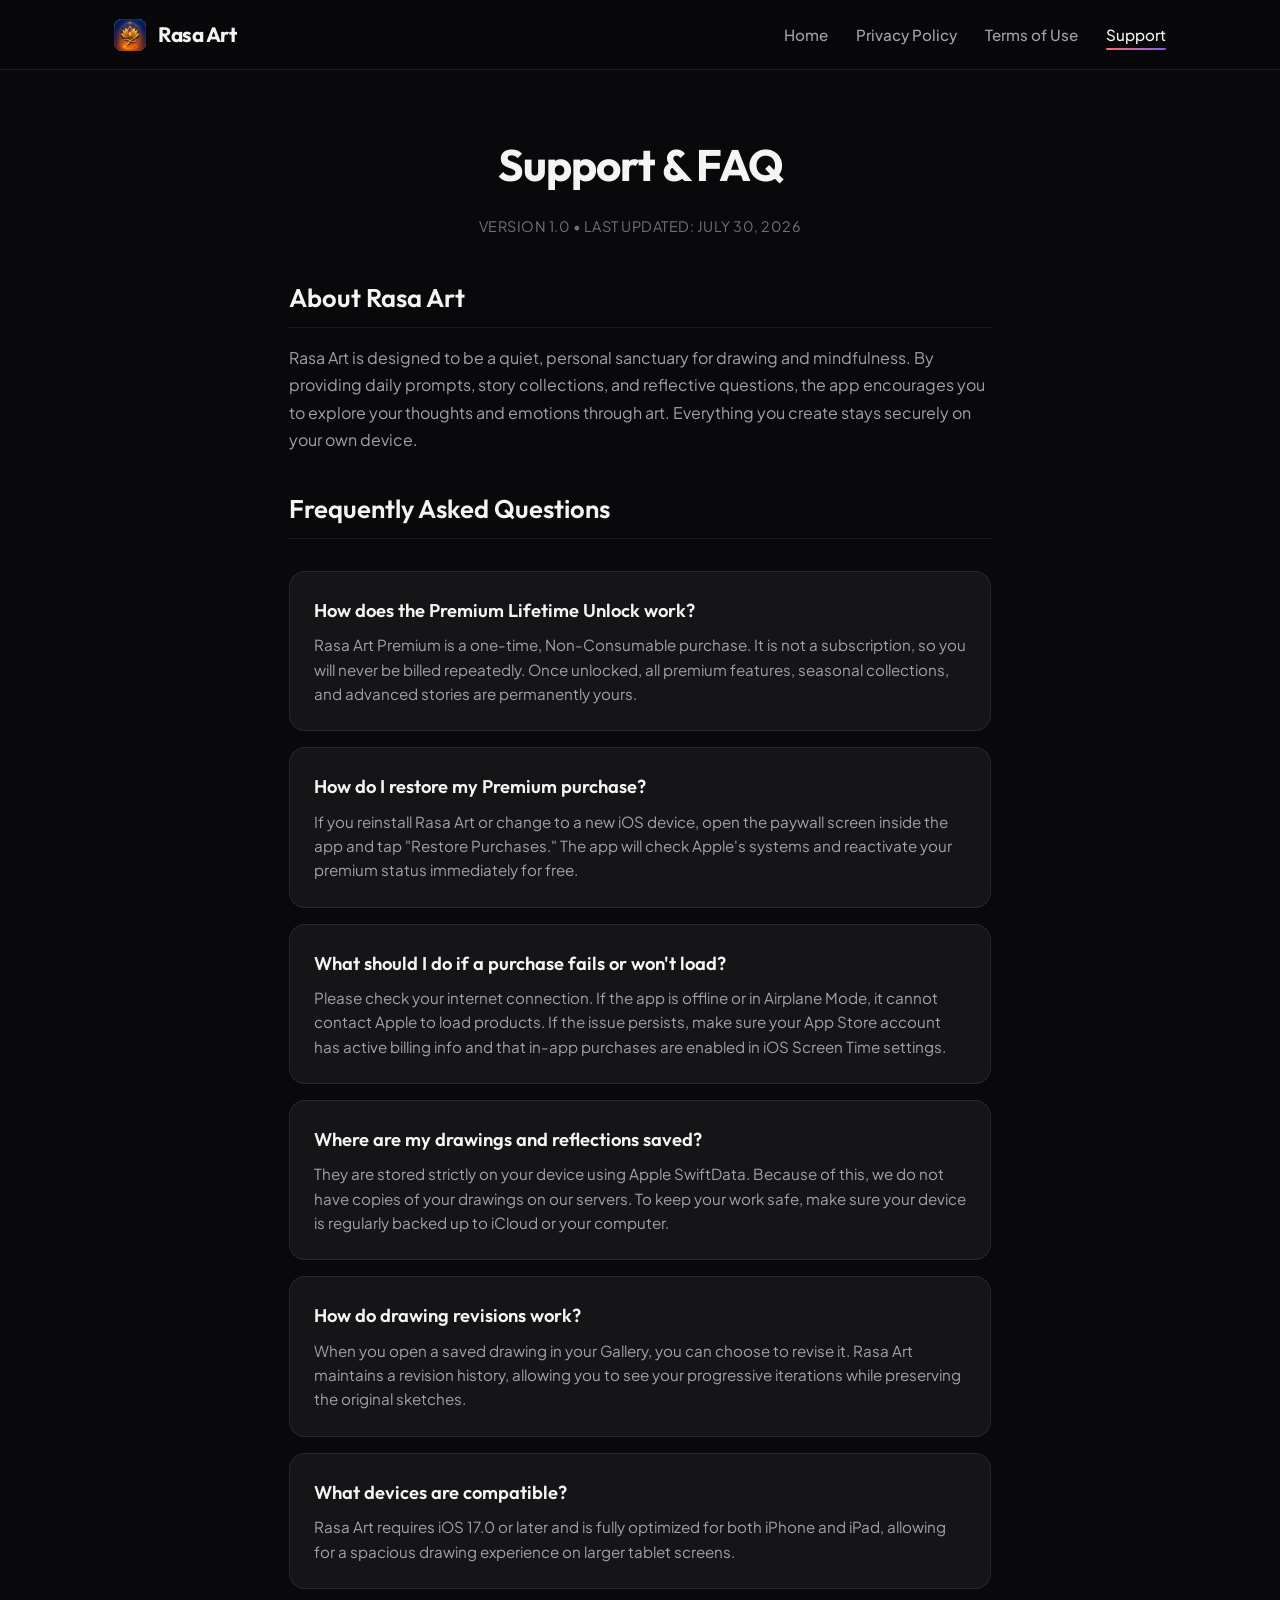
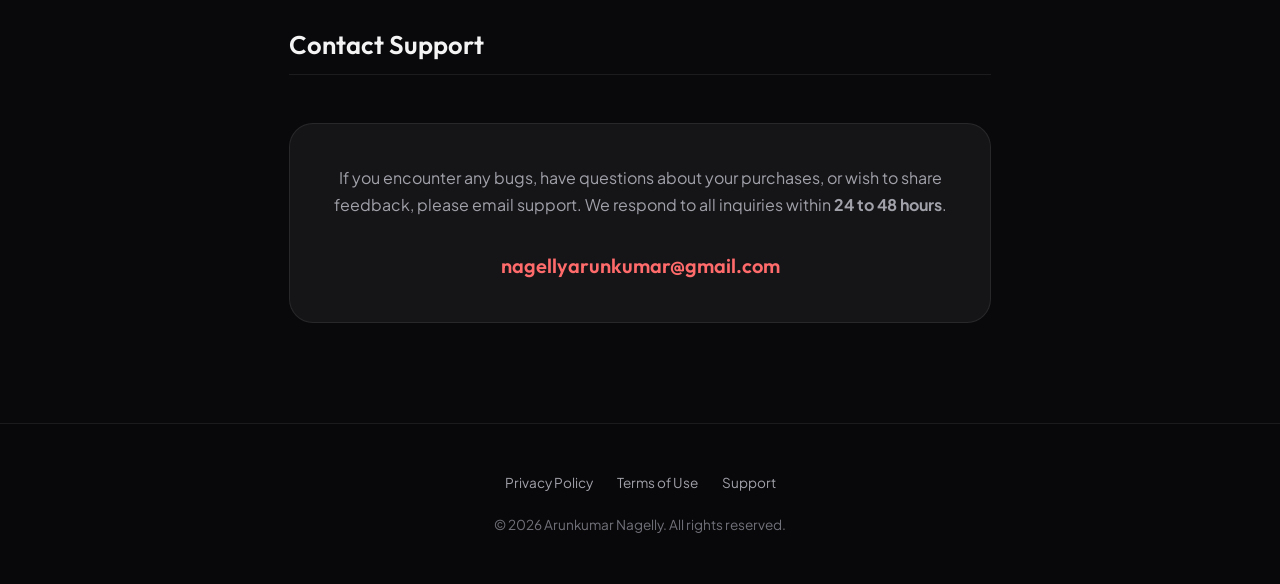
<file: rasaart/support.html>
<!DOCTYPE html>
<html lang="en">
<head>
    <meta charset="UTF-8">
    <meta name="viewport" content="width=device-width, initial-scale=1.0">
    <title>Support & FAQ - Rasa Art</title>
    <meta name="description" content="Get help with Rasa Art. Find answers to common questions about purchases, restoring content, drawing revisions, and offline use.">
    <!-- OpenGraph Tags -->
    <meta property="og:title" content="Support & FAQ - Rasa Art">
    <meta property="og:description" content="Get help with Rasa Art. Find answers to common questions about purchases, restoring content, drawing revisions, and offline use.">
    <meta property="og:type" content="website">
    
    <link rel="stylesheet" href="../styles.css">
</head>
<body>
    <header>
        <div class="container nav-container">
            <a href="../index.html" class="logo-link">
                <img src="assets/logo.png" alt="Rasa Art Logo" style="width: 32px; height: 32px; border-radius: 8px; object-fit: cover;">
                <span>Rasa Art</span>
            </a>
            <ul class="nav-links">
                <li><a href="index.html">Home</a></li>
                <li><a href="privacy.html">Privacy Policy</a></li>
                <li><a href="terms.html">Terms of Use</a></li>
                <li><a href="support.html" class="active">Support</a></li>
            </ul>
        </div>
    </header>

    <main class="container doc-layout">
        <div class="doc-header">
            <h1 class="doc-title">Support & FAQ</h1>
            <span class="doc-date">Version 1.0 • Last Updated: July 30, 2026</span>
        </div>

        <div class="doc-content">
            <h2>About Rasa Art</h2>
            <p>Rasa Art is designed to be a quiet, personal sanctuary for drawing and mindfulness. By providing daily prompts, story collections, and reflective questions, the app encourages you to explore your thoughts and emotions through art. Everything you create stays securely on your own device.</p>

            <h2>Frequently Asked Questions</h2>
            <div class="faq-container">
                <!-- FAQ 1 -->
                <div class="faq-item">
                    <div class="faq-question">How does the Premium Lifetime Unlock work?</div>
                    <div class="faq-answer">
                        Rasa Art Premium is a one-time, Non-Consumable purchase. It is not a subscription, so you will never be billed repeatedly. Once unlocked, all premium features, seasonal collections, and advanced stories are permanently yours.
                    </div>
                </div>

                <!-- FAQ 2 -->
                <div class="faq-item">
                    <div class="faq-question">How do I restore my Premium purchase?</div>
                    <div class="faq-answer">
                        If you reinstall Rasa Art or change to a new iOS device, open the paywall screen inside the app and tap "Restore Purchases." The app will check Apple's systems and reactivate your premium status immediately for free.
                    </div>
                </div>

                <!-- FAQ 3 -->
                <div class="faq-item">
                    <div class="faq-question">What should I do if a purchase fails or won't load?</div>
                    <div class="faq-answer">
                        Please check your internet connection. If the app is offline or in Airplane Mode, it cannot contact Apple to load products. If the issue persists, make sure your App Store account has active billing info and that in-app purchases are enabled in iOS Screen Time settings.
                    </div>
                </div>

                <!-- FAQ 4 -->
                <div class="faq-item">
                    <div class="faq-question">Where are my drawings and reflections saved?</div>
                    <div class="faq-answer">
                        They are stored strictly on your device using Apple SwiftData. Because of this, we do not have copies of your drawings on our servers. To keep your work safe, make sure your device is regularly backed up to iCloud or your computer.
                    </div>
                </div>

                <!-- FAQ 5 -->
                <div class="faq-item">
                    <div class="faq-question">How do drawing revisions work?</div>
                    <div class="faq-answer">
                        When you open a saved drawing in your Gallery, you can choose to revise it. Rasa Art maintains a revision history, allowing you to see your progressive iterations while preserving the original sketches.
                    </div>
                </div>

                <!-- FAQ 6 -->
                <div class="faq-item">
                    <div class="faq-question">What devices are compatible?</div>
                    <div class="faq-answer">
                        Rasa Art requires iOS 17.0 or later and is fully optimized for both iPhone and iPad, allowing for a spacious drawing experience on larger tablet screens.
                    </div>
                </div>
            </div>

            <h2>Contact Support</h2>
            <div class="contact-block">
                <p>If you encounter any bugs, have questions about your purchases, or wish to share feedback, please email support. We respond to all inquiries within <strong>24 to 48 hours</strong>.</p>
                <span class="contact-email">nagellyarunkumar@gmail.com</span>
            </div>
        </div>
    </main>

    <footer>
        <div class="container">
            <div class="footer-nav">
                <a href="privacy.html">Privacy Policy</a>
                <a href="terms.html">Terms of Use</a>
                <a href="support.html">Support</a>
            </div>
            <p>&copy; 2026 Arunkumar Nagelly. All rights reserved.</p>
        </div>
    </footer>
</body>
</html>
</file>
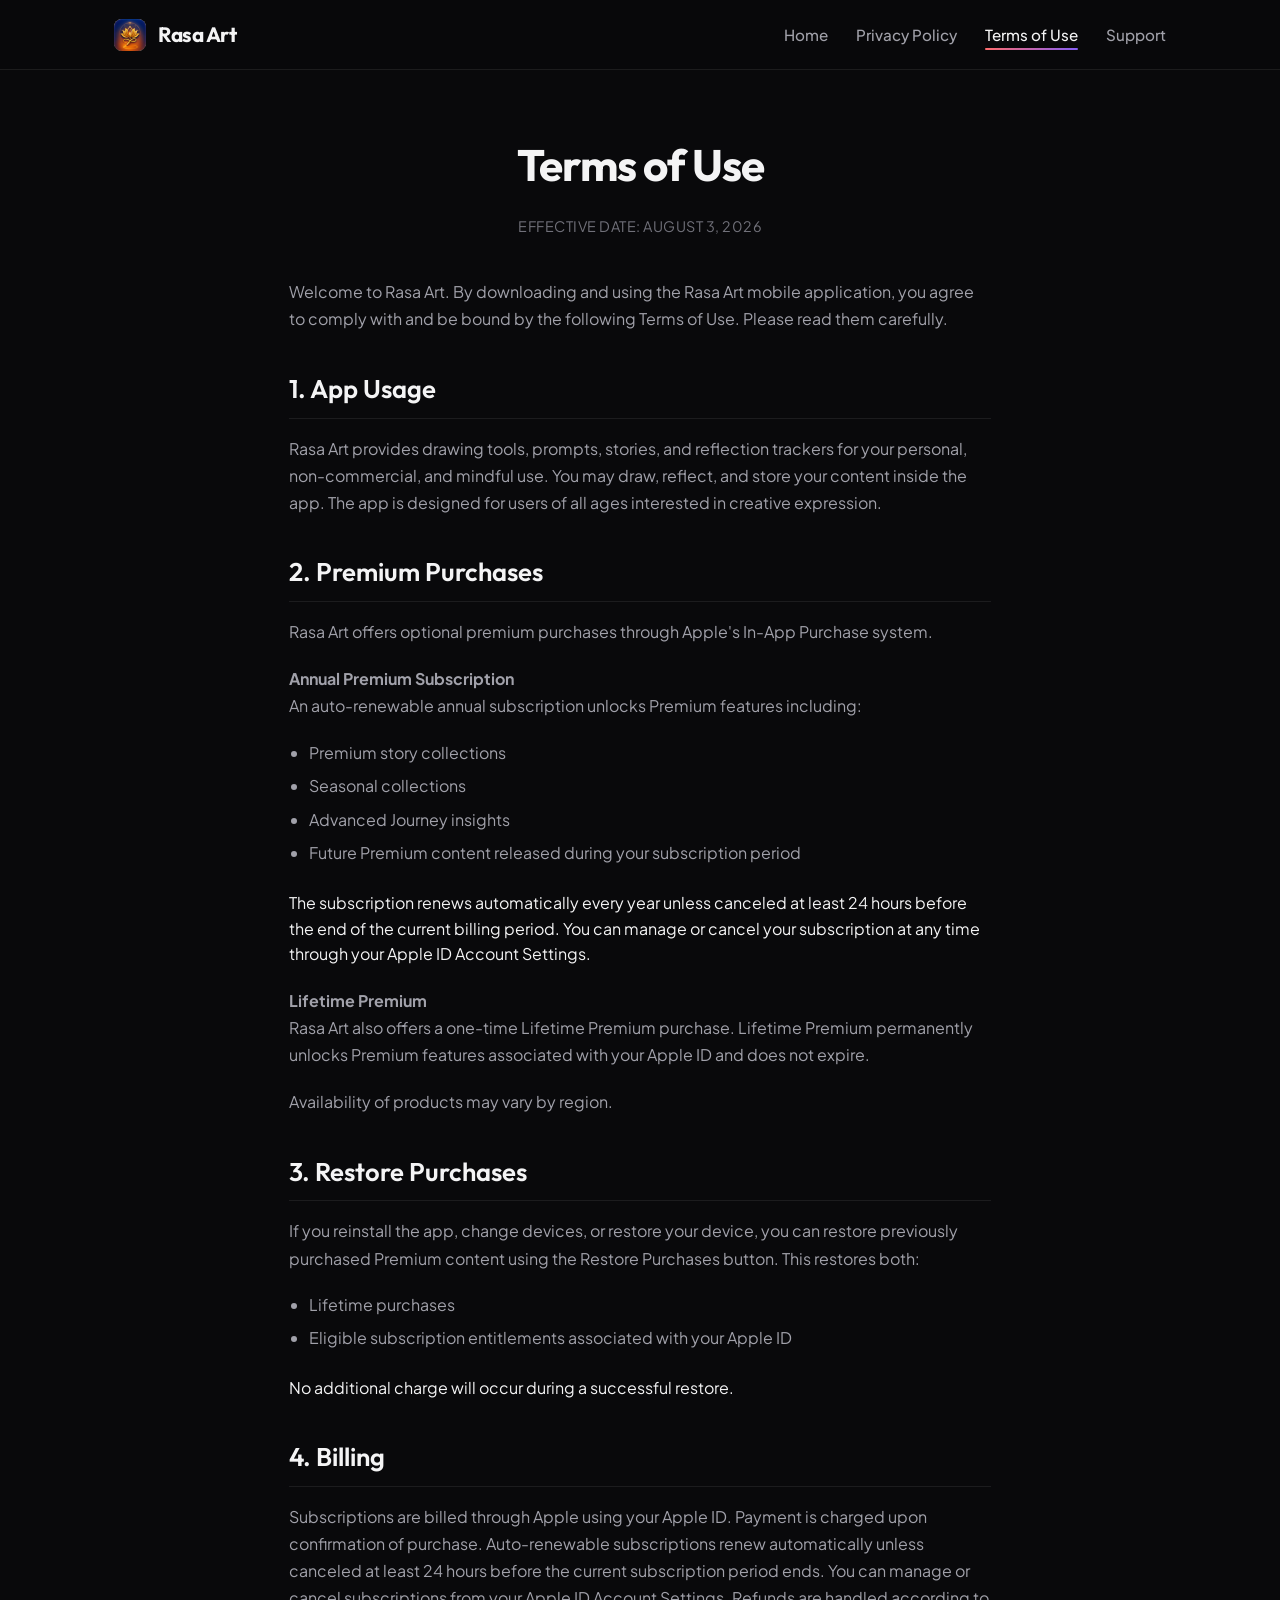
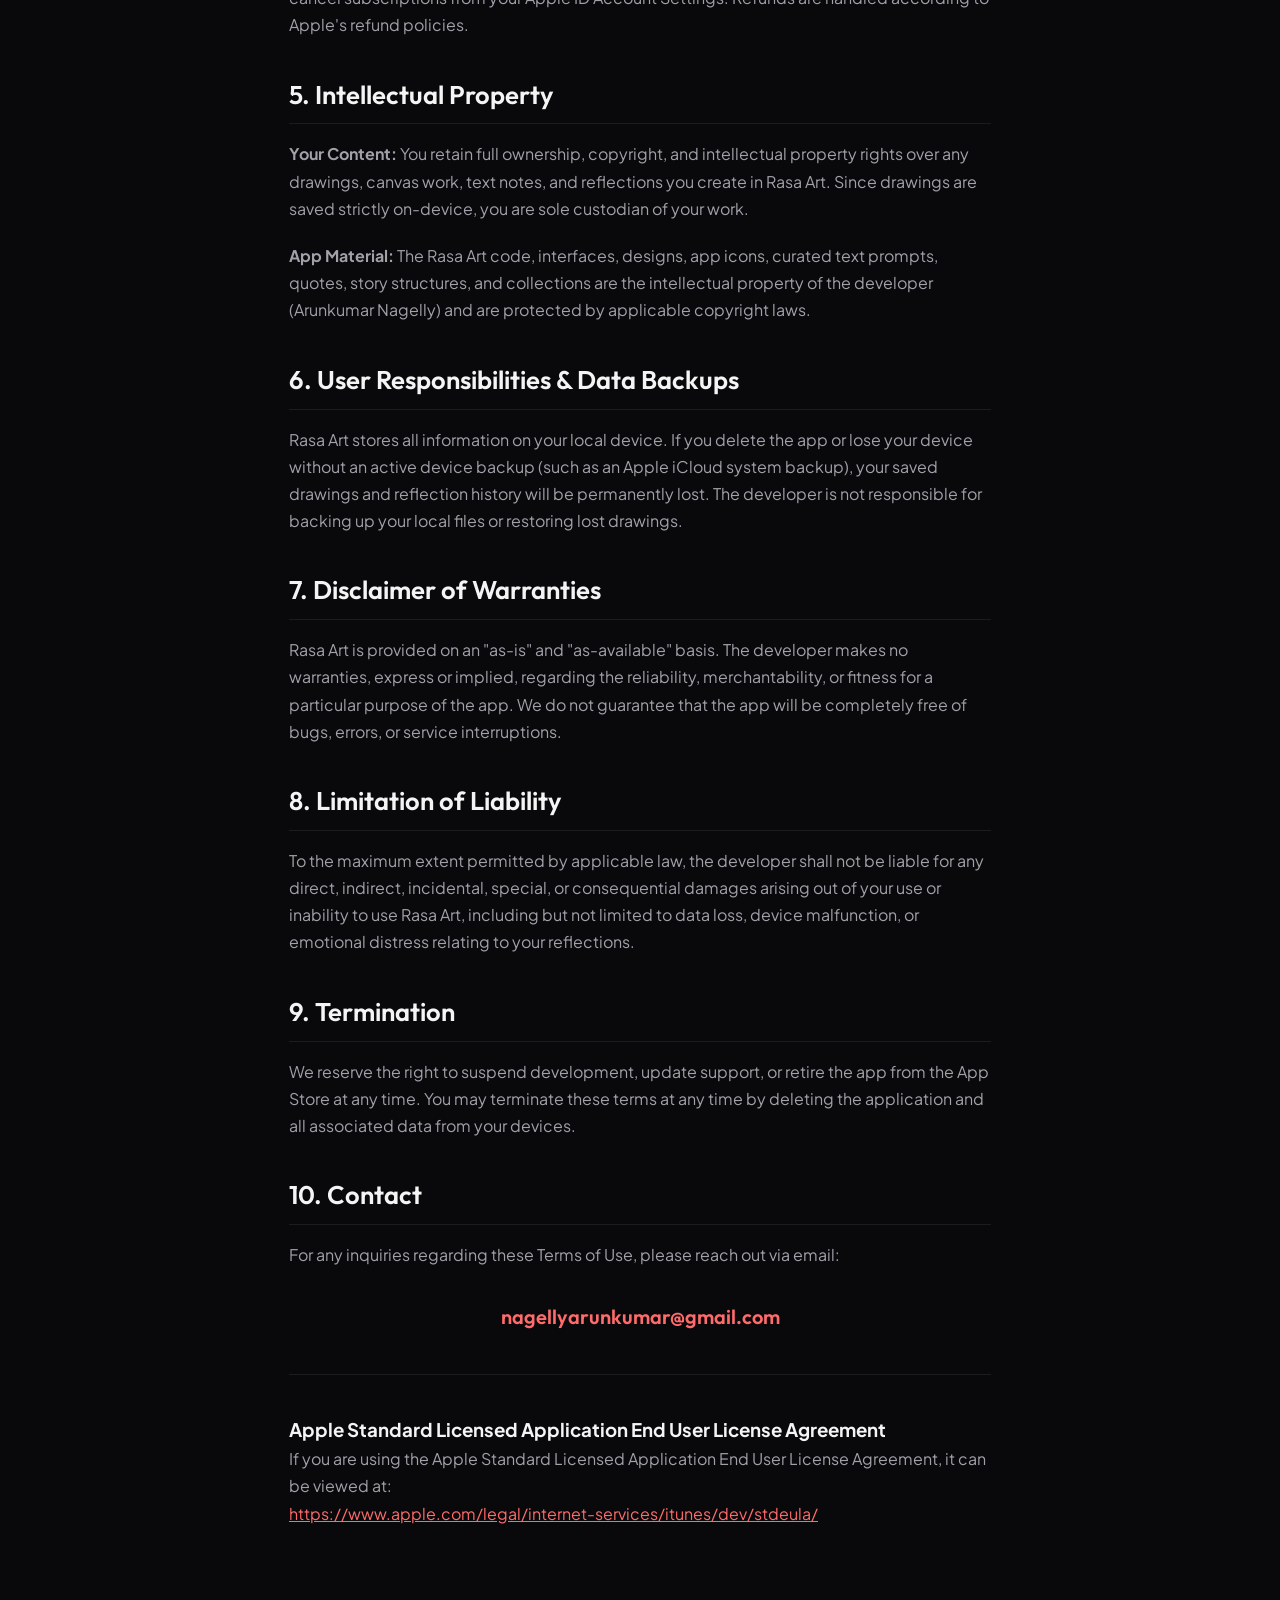
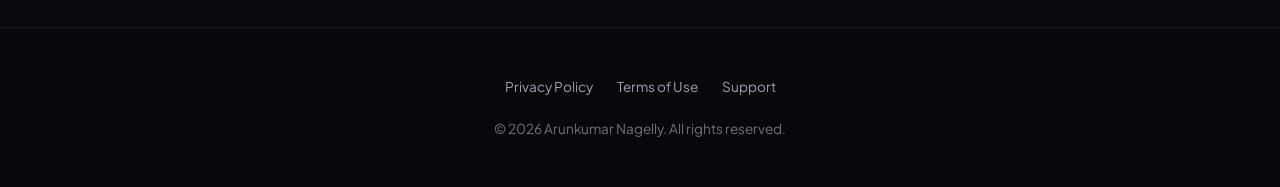
<file: rasaart/terms.html>
<!DOCTYPE html>
<html lang="en">
<head>
    <meta charset="UTF-8">
    <meta name="viewport" content="width=device-width, initial-scale=1.0">
    <title>Terms of Use - Rasa Art</title>
    <meta name="description" content="Terms of Use for Rasa Art. Review the terms governing application usage, subscriptions, and lifetime premium purchases.">
    <!-- OpenGraph Tags -->
    <meta property="og:title" content="Terms of Use - Rasa Art">
    <meta property="og:description" content="Terms of Use for Rasa Art. Review the terms governing application usage, subscriptions, and lifetime premium purchases.">
    <meta property="og:type" content="website">
    
    <link rel="stylesheet" href="../styles.css">
</head>
<body>
    <header>
        <div class="container nav-container">
            <a href="../index.html" class="logo-link">
                <img src="assets/logo.png" alt="Rasa Art Logo" style="width: 32px; height: 32px; border-radius: 8px; object-fit: cover;">
                <span>Rasa Art</span>
            </a>
            <ul class="nav-links">
                <li><a href="index.html">Home</a></li>
                <li><a href="privacy.html">Privacy Policy</a></li>
                <li><a href="terms.html" class="active">Terms of Use</a></li>
                <li><a href="support.html">Support</a></li>
            </ul>
        </div>
    </header>

    <main class="container doc-layout">
        <div class="doc-header">
            <h1 class="doc-title">Terms of Use</h1>
            <span class="doc-date">Effective Date: August 3, 2026</span>
        </div>

        <div class="doc-content">
            <p>Welcome to Rasa Art. By downloading and using the Rasa Art mobile application, you agree to comply with and be bound by the following Terms of Use. Please read them carefully.</p>

            <h2>1. App Usage</h2>
            <p>Rasa Art provides drawing tools, prompts, stories, and reflection trackers for your personal, non-commercial, and mindful use. You may draw, reflect, and store your content inside the app. The app is designed for users of all ages interested in creative expression.</p>

            <h2>2. Premium Purchases</h2>
            <p>Rasa Art offers optional premium purchases through Apple's In-App Purchase system.</p>
            <p><strong>Annual Premium Subscription</strong><br>
            An auto-renewable annual subscription unlocks Premium features including:
            <ul>
                <li>Premium story collections</li>
                <li>Seasonal collections</li>
                <li>Advanced Journey insights</li>
                <li>Future Premium content released during your subscription period</li>
            </ul>
            The subscription renews automatically every year unless canceled at least 24 hours before the end of the current billing period. You can manage or cancel your subscription at any time through your Apple ID Account Settings.</p>
            <p><strong>Lifetime Premium</strong><br>
            Rasa Art also offers a one-time Lifetime Premium purchase. Lifetime Premium permanently unlocks Premium features associated with your Apple ID and does not expire.</p>
            <p>Availability of products may vary by region.</p>

            <h2>3. Restore Purchases</h2>
            <p>If you reinstall the app, change devices, or restore your device, you can restore previously purchased Premium content using the Restore Purchases button. This restores both:
            <ul>
                <li>Lifetime purchases</li>
                <li>Eligible subscription entitlements associated with your Apple ID</li>
            </ul>
            No additional charge will occur during a successful restore.</p>

            <h2>4. Billing</h2>
            <p>Subscriptions are billed through Apple using your Apple ID. Payment is charged upon confirmation of purchase. Auto-renewable subscriptions renew automatically unless canceled at least 24 hours before the current subscription period ends. You can manage or cancel subscriptions from your Apple ID Account Settings. Refunds are handled according to Apple's refund policies.</p>

            <h2>5. Intellectual Property</h2>
            <p><strong>Your Content:</strong> You retain full ownership, copyright, and intellectual property rights over any drawings, canvas work, text notes, and reflections you create in Rasa Art. Since drawings are saved strictly on-device, you are sole custodian of your work.</p>
            <p><strong>App Material:</strong> The Rasa Art code, interfaces, designs, app icons, curated text prompts, quotes, story structures, and collections are the intellectual property of the developer (Arunkumar Nagelly) and are protected by applicable copyright laws.</p>

            <h2>6. User Responsibilities & Data Backups</h2>
            <p>Rasa Art stores all information on your local device. If you delete the app or lose your device without an active device backup (such as an Apple iCloud system backup), your saved drawings and reflection history will be permanently lost. The developer is not responsible for backing up your local files or restoring lost drawings.</p>

            <h2>7. Disclaimer of Warranties</h2>
            <p>Rasa Art is provided on an "as-is" and "as-available" basis. The developer makes no warranties, express or implied, regarding the reliability, merchantability, or fitness for a particular purpose of the app. We do not guarantee that the app will be completely free of bugs, errors, or service interruptions.</p>

            <h2>8. Limitation of Liability</h2>
            <p>To the maximum extent permitted by applicable law, the developer shall not be liable for any direct, indirect, incidental, special, or consequential damages arising out of your use or inability to use Rasa Art, including but not limited to data loss, device malfunction, or emotional distress relating to your reflections.</p>

            <h2>9. Termination</h2>
            <p>We reserve the right to suspend development, update support, or retire the app from the App Store at any time. You may terminate these terms at any time by deleting the application and all associated data from your devices.</p>

            <h2>10. Contact</h2>
            <p>For any inquiries regarding these Terms of Use, please reach out via email:</p>
            <p style="text-align: center; margin-top: 10px; margin-bottom: 40px;">
                <span class="contact-email">nagellyarunkumar@gmail.com</span>
            </p>

            <hr style="border: 0; border-top: 1px solid var(--border-color); margin: 40px 0;">
            
            <h3>Apple Standard Licensed Application End User License Agreement</h3>
            <p>If you are using the Apple Standard Licensed Application End User License Agreement, it can be viewed at:<br>
            <a href="https://www.apple.com/legal/internet-services/itunes/dev/stdeula/" target="_blank" style="color: #ff6b6b; text-decoration: underline;">https://www.apple.com/legal/internet-services/itunes/dev/stdeula/</a></p>
        </div>
    </main>

    <footer>
        <div class="container">
            <div class="footer-nav">
                <a href="privacy.html">Privacy Policy</a>
                <a href="terms.html">Terms of Use</a>
                <a href="support.html">Support</a>
            </div>
            <p>&copy; 2026 Arunkumar Nagelly. All rights reserved.</p>
        </div>
    </footer>
</body>
</html>
</file>
<file: styles.css>
/* styles.css */
@import url('https://fonts.googleapis.com/css2?family=Outfit:wght@300;400;500;600;700&family=Plus+Jakarta+Sans:ital,wght@0,300;0,400;0,500;0,600;0,700;1,400&display=swap');

:root {
    --bg-primary: #09090b;
    --bg-secondary: #18181b;
    --bg-card: rgba(28, 28, 30, 0.7);
    --border-color: rgba(255, 255, 255, 0.08);
    
    --text-primary: #f4f4f5;
    --text-secondary: #a1a1aa;
    --text-muted: #71717a;
    
    --accent-glow: linear-gradient(135deg, #ff4e50 0%, #f9d423 100%);
    --accent-rasa: linear-gradient(135deg, #ff6b6b 0%, #845ef7 100%);
    --accent-gita: linear-gradient(135deg, #4facfe 0%, #00f2fe 100%);
    --accent-perminute: linear-gradient(135deg, #0d6efd 0%, #00d2ff 100%);
    
    --font-heading: 'Outfit', -apple-system, BlinkMacSystemFont, "Segoe UI", Roboto, sans-serif;
    --font-body: 'Plus Jakarta Sans', -apple-system, BlinkMacSystemFont, "Segoe UI", Roboto, sans-serif;
    
    --transition-smooth: all 0.3s cubic-bezier(0.16, 1, 0.3, 1);
    --border-radius-lg: 24px;
    --border-radius-md: 16px;
    --border-radius-sm: 8px;
    --max-width: 1100px;
}

* {
    box-sizing: border-box;
    margin: 0;
    padding: 0;
}

html, body {
    background-color: var(--bg-primary);
    color: var(--text-primary);
    font-family: var(--font-body);
    line-height: 1.6;
    -webkit-font-smoothing: antialiased;
    overflow-x: hidden;
}

a {
    color: inherit;
    text-decoration: none;
    transition: var(--transition-smooth);
}

/* Common Layout Elements */
.container {
    max-width: var(--max-width);
    margin: 0 auto;
    padding: 0 24px;
}

/* Header Navbar */
header {
    position: sticky;
    top: 0;
    z-index: 100;
    backdrop-filter: blur(20px);
    -webkit-backdrop-filter: blur(20px);
    border-bottom: 1px solid var(--border-color);
    background-color: rgba(9, 9, 11, 0.7);
    padding: 18px 0;
}

.nav-container {
    display: flex;
    justify-content: space-between;
    align-items: center;
}

.logo-link {
    display: flex;
    align-items: center;
    gap: 12px;
    font-family: var(--font-heading);
    font-weight: 700;
    font-size: 1.3rem;
    letter-spacing: -0.5px;
}

.logo-icon {
    width: 32px;
    height: 32px;
    border-radius: var(--border-radius-sm);
    background: var(--accent-rasa);
    display: inline-block;
}

.logo-icon.gita {
    background: var(--accent-gita);
}

.logo-icon.perminute {
    background: var(--accent-perminute);
}

.nav-links {
    display: flex;
    gap: 28px;
    list-style: none;
}

.nav-links a {
    font-size: 0.95rem;
    font-weight: 500;
    color: var(--text-secondary);
}

.nav-links a:hover {
    color: var(--text-primary);
}

.nav-links a.active {
    color: var(--text-primary);
    position: relative;
}

.nav-links a.active::after {
    content: '';
    position: absolute;
    bottom: -6px;
    left: 0;
    width: 100%;
    height: 2px;
    background: var(--accent-rasa);
    border-radius: 2px;
}

.nav-links.perminute-nav a.active::after {
    background: var(--accent-perminute);
}

/* Hero Section */
.hero {
    padding: 100px 0 60px 0;
    text-align: center;
    position: relative;
}

.hero::before {
    content: '';
    position: absolute;
    top: -10%;
    left: 50%;
    transform: translateX(-50%);
    width: 600px;
    height: 400px;
    background: radial-gradient(circle, rgba(132, 94, 247, 0.15) 0%, rgba(9, 9, 11, 0) 70%);
    z-index: -1;
    pointer-events: none;
}

.hero-app-icon {
    width: 120px;
    height: 120px;
    border-radius: 28px;
    box-shadow: 0 20px 40px rgba(0, 0, 0, 0.5);
    margin-bottom: 24px;
    border: 1px solid rgba(255, 255, 255, 0.1);
    transition: var(--transition-smooth);
}

.hero-app-icon:hover {
    transform: scale(1.05) rotate(2deg);
}

.hero-title {
    font-family: var(--font-heading);
    font-size: 3.5rem;
    font-weight: 700;
    letter-spacing: -1.5px;
    line-height: 1.15;
    margin-bottom: 16px;
    background: linear-gradient(to right, #ffffff, #a1a1aa);
    -webkit-background-clip: text;
    -webkit-text-fill-color: transparent;
}

.hero-tagline {
    font-size: 1.25rem;
    color: var(--text-secondary);
    max-width: 600px;
    margin: 0 auto 32px auto;
    font-weight: 400;
}

/* App Store Badge */
.app-store-badge {
    display: inline-block;
    background: #000;
    border: 1px solid #333;
    border-radius: 12px;
    padding: 10px 24px;
    font-family: var(--font-heading);
    font-weight: 600;
    font-size: 1rem;
    color: #fff;
    transition: var(--transition-smooth);
    box-shadow: 0 10px 30px rgba(0, 0, 0, 0.3);
}

.app-store-badge:hover {
    background: #111;
    border-color: #555;
    transform: translateY(-2px);
    box-shadow: 0 15px 35px rgba(0, 0, 0, 0.4);
}

/* Features Grid */
.features-section {
    padding: 80px 0;
}

.section-title {
    font-family: var(--font-heading);
    font-size: 2.25rem;
    font-weight: 700;
    letter-spacing: -0.5px;
    text-align: center;
    margin-bottom: 48px;
}

.features-grid {
    display: grid;
    grid-template-columns: repeat(auto-fit, minmax(320px, 1fr));
    gap: 24px;
}

.feature-card {
    background: var(--bg-card);
    border: 1px solid var(--border-color);
    border-radius: var(--border-radius-lg);
    padding: 32px;
    backdrop-filter: blur(10px);
    -webkit-backdrop-filter: blur(10px);
    transition: var(--transition-smooth);
    display: flex;
    flex-direction: column;
    justify-content: flex-start;
}

.feature-card:hover {
    transform: translateY(-6px);
    border-color: rgba(255, 255, 255, 0.15);
    box-shadow: 0 20px 40px rgba(0, 0, 0, 0.4);
}

.feature-icon-wrapper {
    width: 48px;
    height: 48px;
    border-radius: var(--border-radius-md);
    background: rgba(255, 255, 255, 0.05);
    display: flex;
    align-items: center;
    justify-content: center;
    margin-bottom: 20px;
    font-size: 1.5rem;
    border: 1px solid rgba(255, 255, 255, 0.05);
}

.feature-card h3 {
    font-family: var(--font-heading);
    font-size: 1.4rem;
    font-weight: 600;
    margin-bottom: 12px;
}

.feature-card p {
    color: var(--text-secondary);
    font-size: 0.95rem;
    line-height: 1.6;
}

/* Premium Information */
.premium-section {
    padding: 80px 0;
    position: relative;
}

.premium-card {
    background: linear-gradient(180deg, rgba(28, 28, 30, 0.6) 0%, rgba(14, 14, 16, 0.8) 100%);
    border: 1px solid rgba(132, 94, 247, 0.3);
    border-radius: var(--border-radius-lg);
    padding: 48px;
    text-align: center;
    position: relative;
    overflow: hidden;
    max-width: 800px;
    margin: 0 auto;
    backdrop-filter: blur(10px);
    -webkit-backdrop-filter: blur(10px);
}

.premium-card::before {
    content: '';
    position: absolute;
    top: -50%;
    left: -50%;
    width: 200%;
    height: 200%;
    background: radial-gradient(circle, rgba(132, 94, 247, 0.1) 0%, rgba(9, 9, 11, 0) 60%);
    pointer-events: none;
    z-index: -1;
}

.premium-badge {
    background: var(--accent-rasa);
    color: white;
    font-size: 0.8rem;
    font-family: var(--font-heading);
    font-weight: 700;
    text-transform: uppercase;
    letter-spacing: 1px;
    padding: 6px 16px;
    border-radius: 20px;
    display: inline-block;
    margin-bottom: 20px;
}

.premium-title {
    font-family: var(--font-heading);
    font-size: 2rem;
    font-weight: 700;
    margin-bottom: 12px;
}

.premium-price {
    font-size: 1.5rem;
    font-family: var(--font-heading);
    font-weight: 600;
    color: #ff6b6b;
    margin-bottom: 24px;
}

.premium-list {
    text-align: left;
    max-width: 500px;
    margin: 0 auto 32px auto;
    list-style: none;
}

.premium-list li {
    padding-left: 28px;
    position: relative;
    margin-bottom: 12px;
    font-size: 1rem;
    color: var(--text-secondary);
}

.premium-list li::before {
    content: '✦';
    position: absolute;
    left: 0;
    top: 0;
    color: #ff6b6b;
}

/* Legal Documents & Support layout */
.doc-layout {
    max-width: 750px;
    margin: 60px auto 100px auto;
    padding: 0 24px;
}

.doc-header {
    margin-bottom: 40px;
    text-align: center;
}

.doc-title {
    font-family: var(--font-heading);
    font-size: 2.75rem;
    font-weight: 700;
    letter-spacing: -1px;
    margin-bottom: 12px;
}

.doc-date {
    color: var(--text-muted);
    font-size: 0.9rem;
    text-transform: uppercase;
    letter-spacing: 0.5px;
}

.doc-content h2 {
    font-family: var(--font-heading);
    font-size: 1.6rem;
    font-weight: 600;
    margin-top: 36px;
    margin-bottom: 16px;
    color: var(--text-primary);
    border-bottom: 1px solid var(--border-color);
    padding-bottom: 8px;
}

.doc-content p {
    color: var(--text-secondary);
    margin-bottom: 20px;
    font-size: 1rem;
    line-height: 1.7;
}

.doc-content ul {
    margin-bottom: 24px;
    padding-left: 20px;
    color: var(--text-secondary);
}

.doc-content li {
    margin-bottom: 8px;
    font-size: 1rem;
}

/* Support Page Accordion / Items */
.faq-container {
    margin-top: 32px;
}

.faq-item {
    background: var(--bg-card);
    border: 1px solid var(--border-color);
    border-radius: var(--border-radius-md);
    margin-bottom: 16px;
    padding: 24px;
    transition: var(--transition-smooth);
}

.faq-item:hover {
    border-color: rgba(255, 255, 255, 0.15);
}

.faq-question {
    font-family: var(--font-heading);
    font-size: 1.15rem;
    font-weight: 600;
    margin-bottom: 8px;
    color: var(--text-primary);
}

.faq-answer {
    color: var(--text-secondary);
    font-size: 0.95rem;
    line-height: 1.6;
}

/* Contact Info block */
.contact-block {
    background: var(--bg-card);
    border: 1px solid var(--border-color);
    border-radius: var(--border-radius-lg);
    padding: 40px;
    text-align: center;
    margin-top: 48px;
}

.contact-email {
    display: inline-block;
    font-family: var(--font-heading);
    font-size: 1.25rem;
    font-weight: 600;
    color: #ff6b6b;
    margin-top: 12px;
}

/* App Hub / Portal Layout */
.portal-grid {
    display: grid;
    grid-template-columns: repeat(auto-fit, minmax(400px, 1fr));
    gap: 32px;
    padding: 60px 0 100px 0;
}

@media (max-width: 768px) {
    .portal-grid {
        grid-template-columns: 1fr;
    }
}

.app-card {
    background: var(--bg-card);
    border: 1px solid var(--border-color);
    border-radius: var(--border-radius-lg);
    padding: 48px 40px;
    backdrop-filter: blur(10px);
    -webkit-backdrop-filter: blur(10px);
    transition: var(--transition-smooth);
    display: flex;
    flex-direction: column;
    align-items: center;
    text-align: center;
    position: relative;
    overflow: hidden;
}

.app-card:hover {
    transform: translateY(-8px);
    box-shadow: 0 30px 60px rgba(0, 0, 0, 0.4);
}

.app-card.rasa-card:hover {
    border-color: rgba(132, 94, 247, 0.4);
}

.app-card.gita-card:hover {
    border-color: rgba(79, 172, 254, 0.4);
}

.app-card.perminute-card:hover {
    border-color: rgba(13, 110, 253, 0.4);
}

.app-card-icon {
    width: 96px;
    height: 96px;
    border-radius: 22px;
    margin-bottom: 24px;
    border: 1px solid rgba(255, 255, 255, 0.08);
}

.app-card-title {
    font-family: var(--font-heading);
    font-size: 1.8rem;
    font-weight: 700;
    margin-bottom: 12px;
}

.app-card-desc {
    color: var(--text-secondary);
    font-size: 0.95rem;
    margin-bottom: 32px;
    line-height: 1.6;
    flex-grow: 1;
}

.app-card-btn {
    background: rgba(255, 255, 255, 0.05);
    border: 1px solid rgba(255, 255, 255, 0.1);
    color: #fff;
    padding: 12px 28px;
    border-radius: var(--border-radius-md);
    font-weight: 600;
    transition: var(--transition-smooth);
    width: 100%;
    margin-bottom: 12px;
}

.app-card-btn:hover {
    background: #fff;
    color: #000;
    border-color: #fff;
}

.app-card-links {
    display: flex;
    gap: 16px;
    font-size: 0.85rem;
    color: var(--text-muted);
}

.app-card-links a:hover {
    color: var(--text-primary);
}

/* Footer styling */
footer {
    border-top: 1px solid var(--border-color);
    padding: 48px 0;
    color: var(--text-muted);
    font-size: 0.85rem;
    text-align: center;
    background: rgba(9, 9, 11, 0.5);
}

.footer-nav {
    display: flex;
    justify-content: center;
    gap: 24px;
    margin-bottom: 20px;
}

.footer-nav a {
    color: var(--text-secondary);
}

.footer-nav a:hover {
    color: var(--text-primary);
}

/* Media Queries */
@media (max-width: 768px) {
    .hero-title {
        font-size: 2.5rem;
    }
    
    .nav-links {
        display: none; /* simple mobile fallback, or we rely on full responsive layout */
    }
    
    .features-grid {
        grid-template-columns: 1fr;
    }
}
</file>
